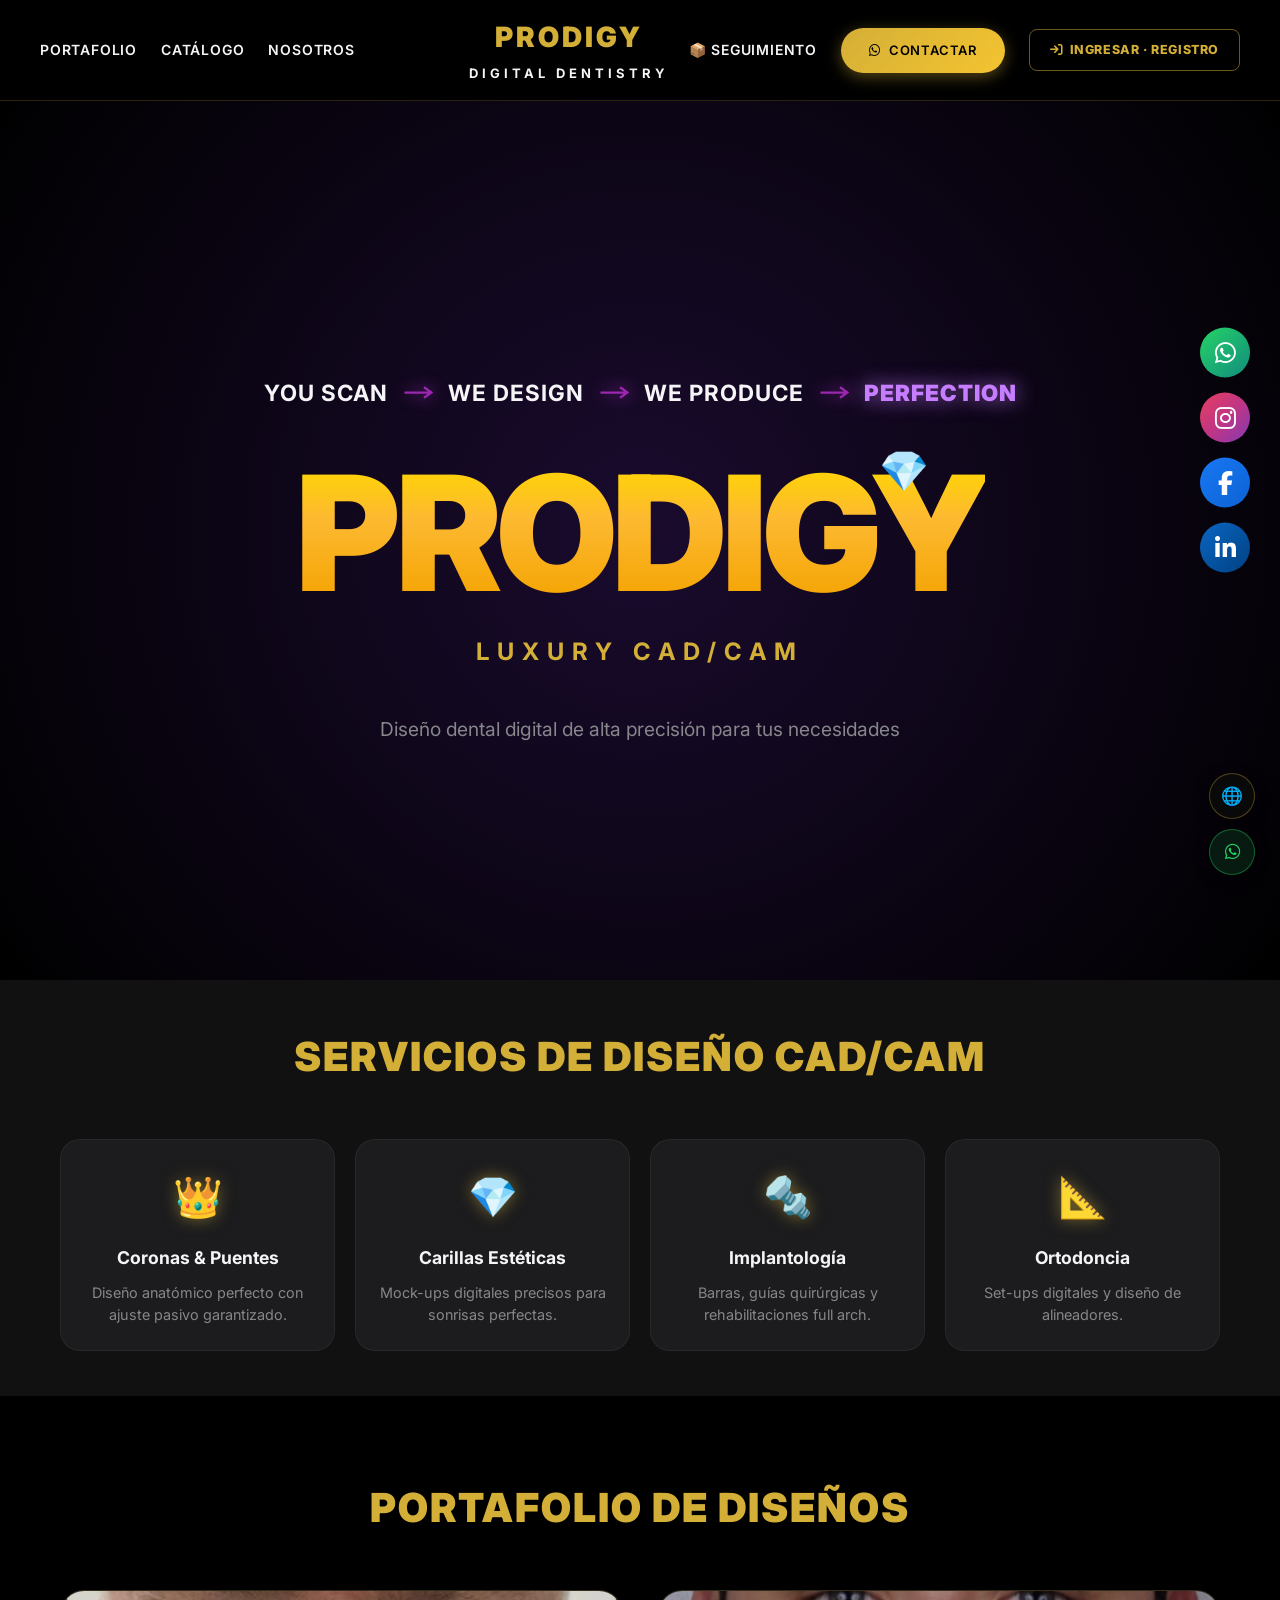
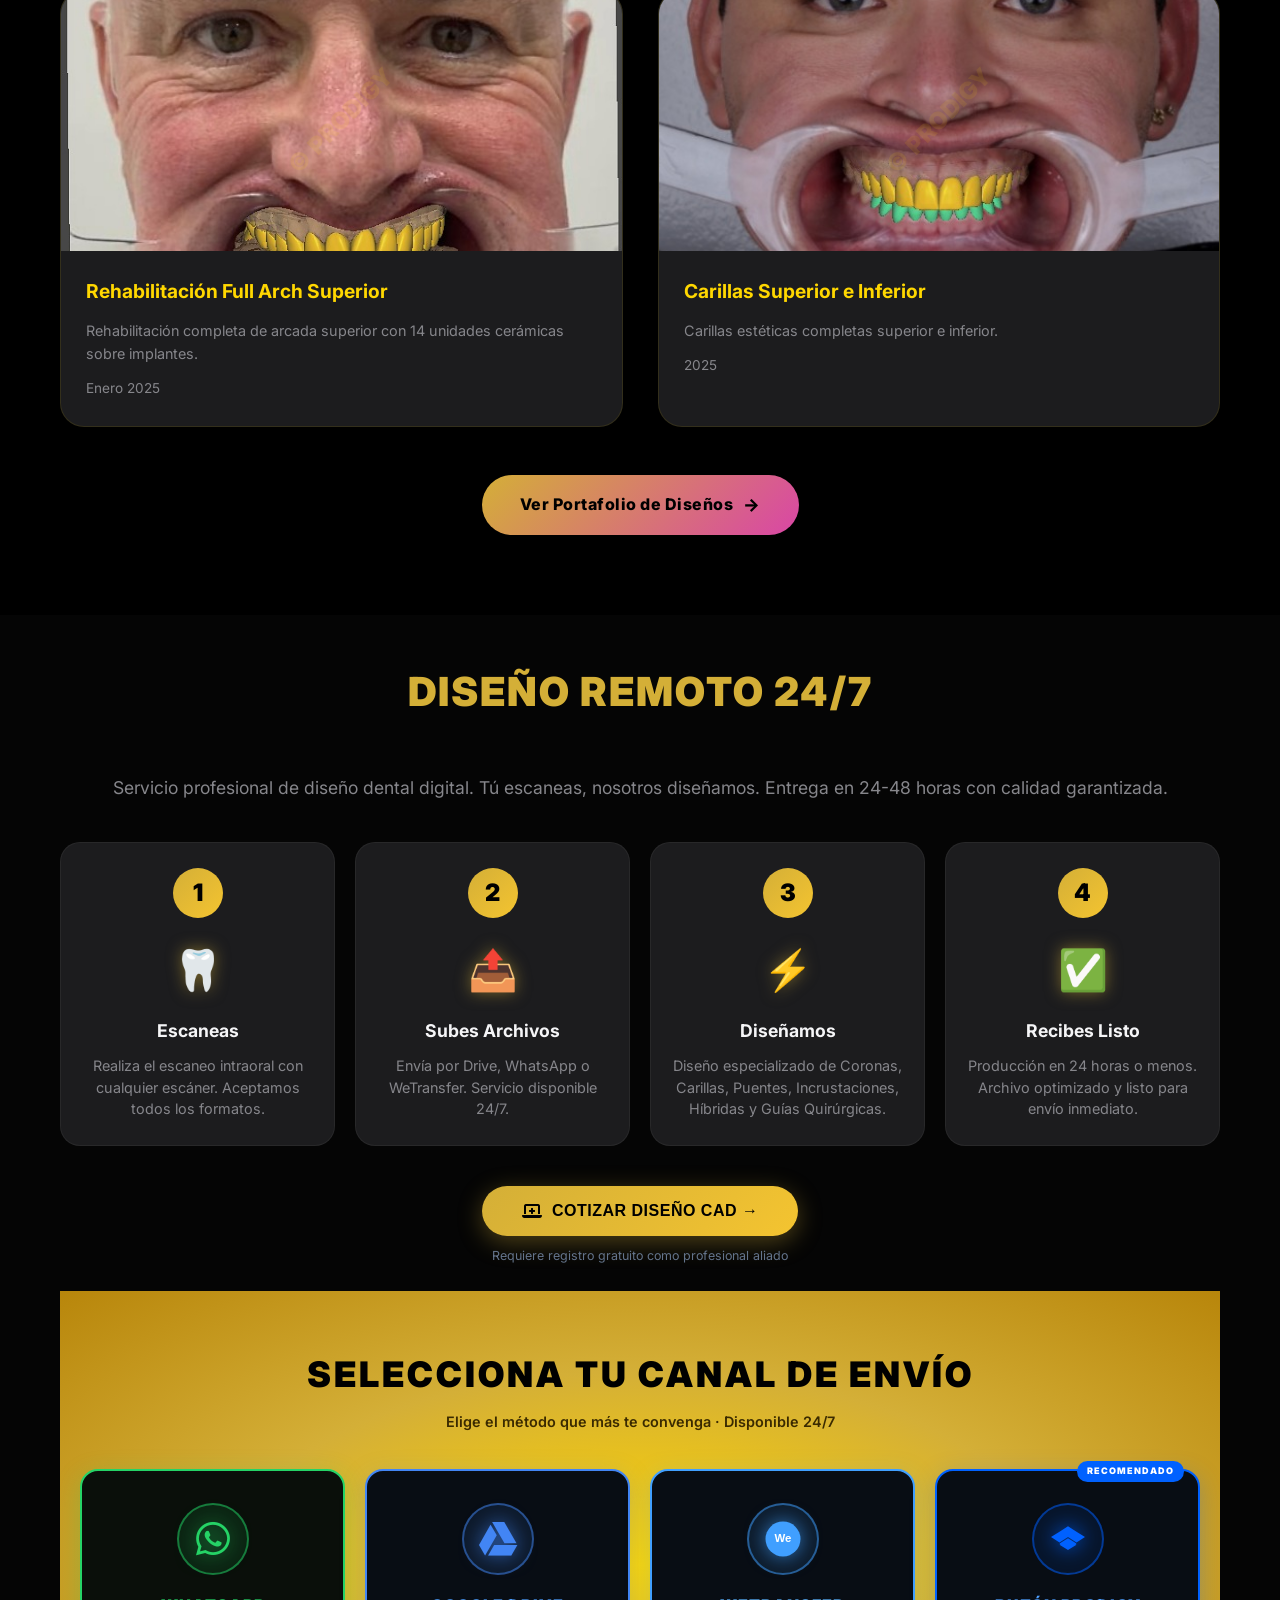
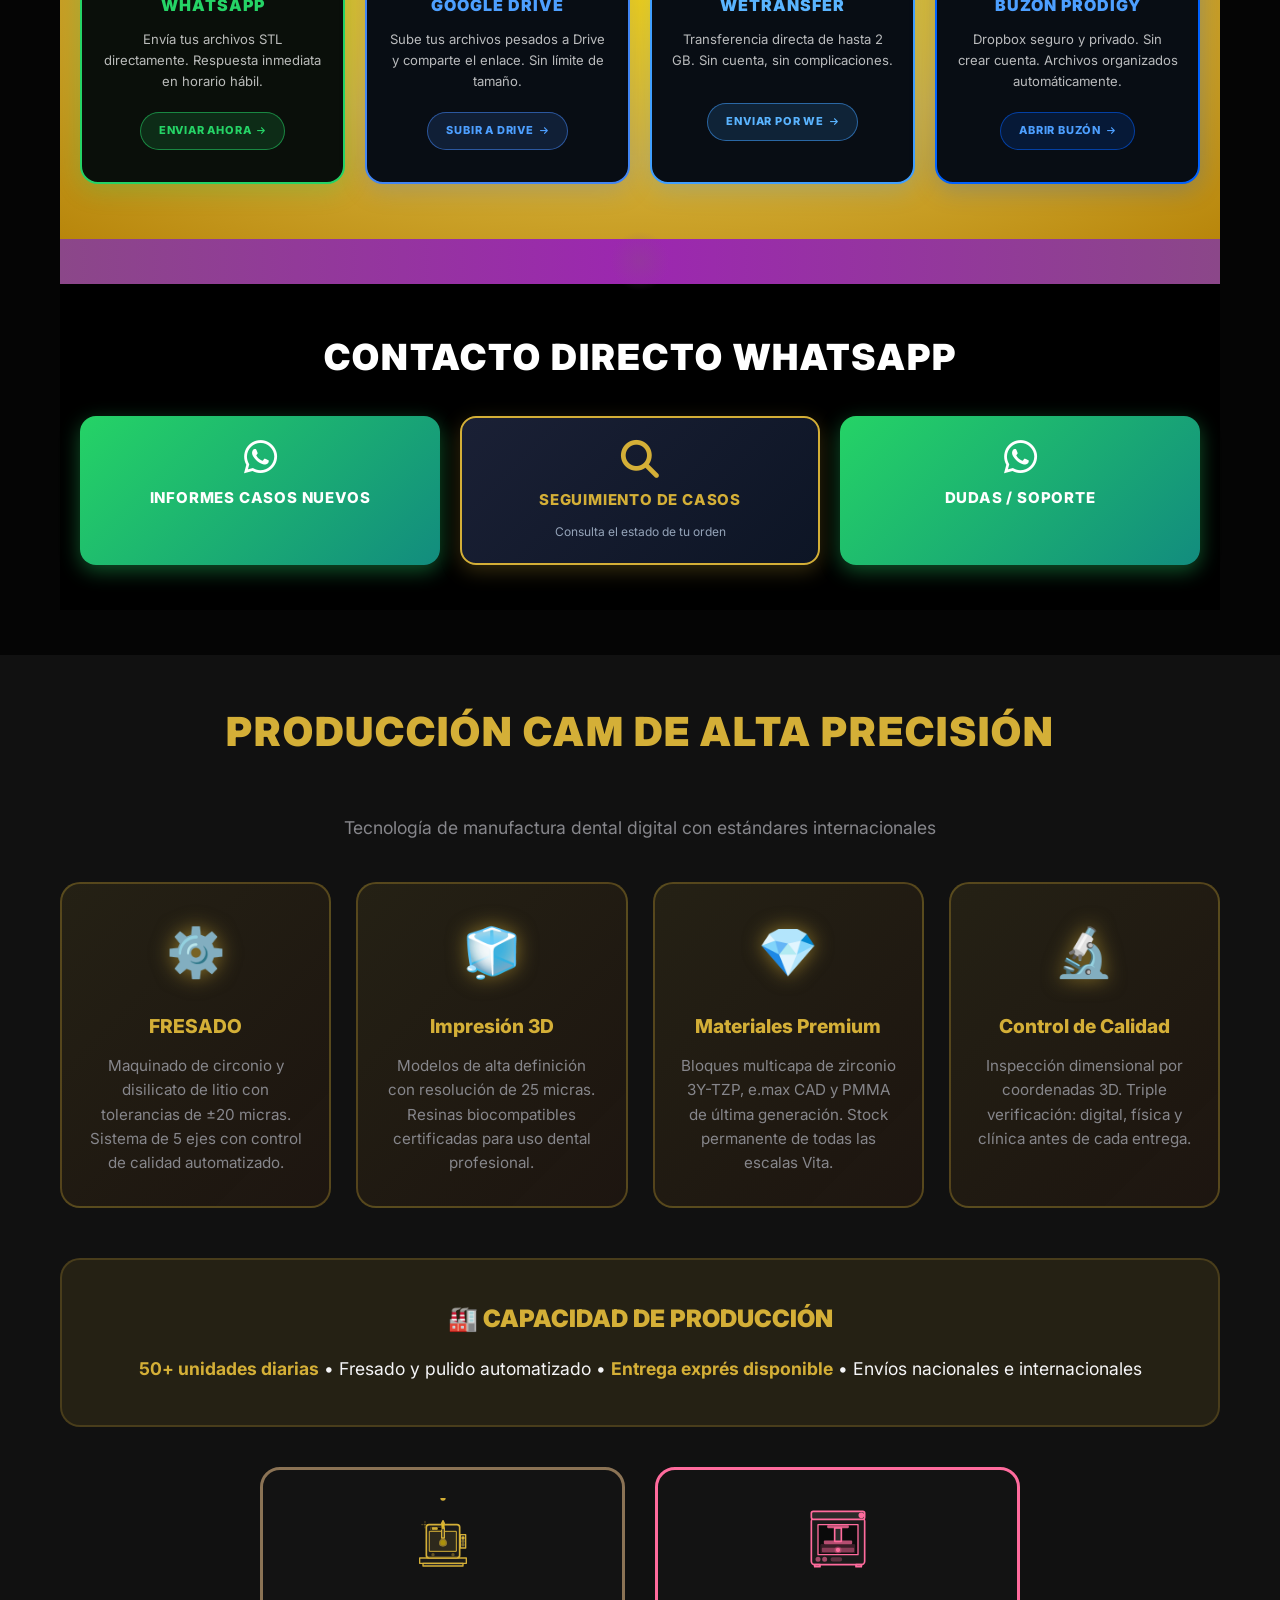
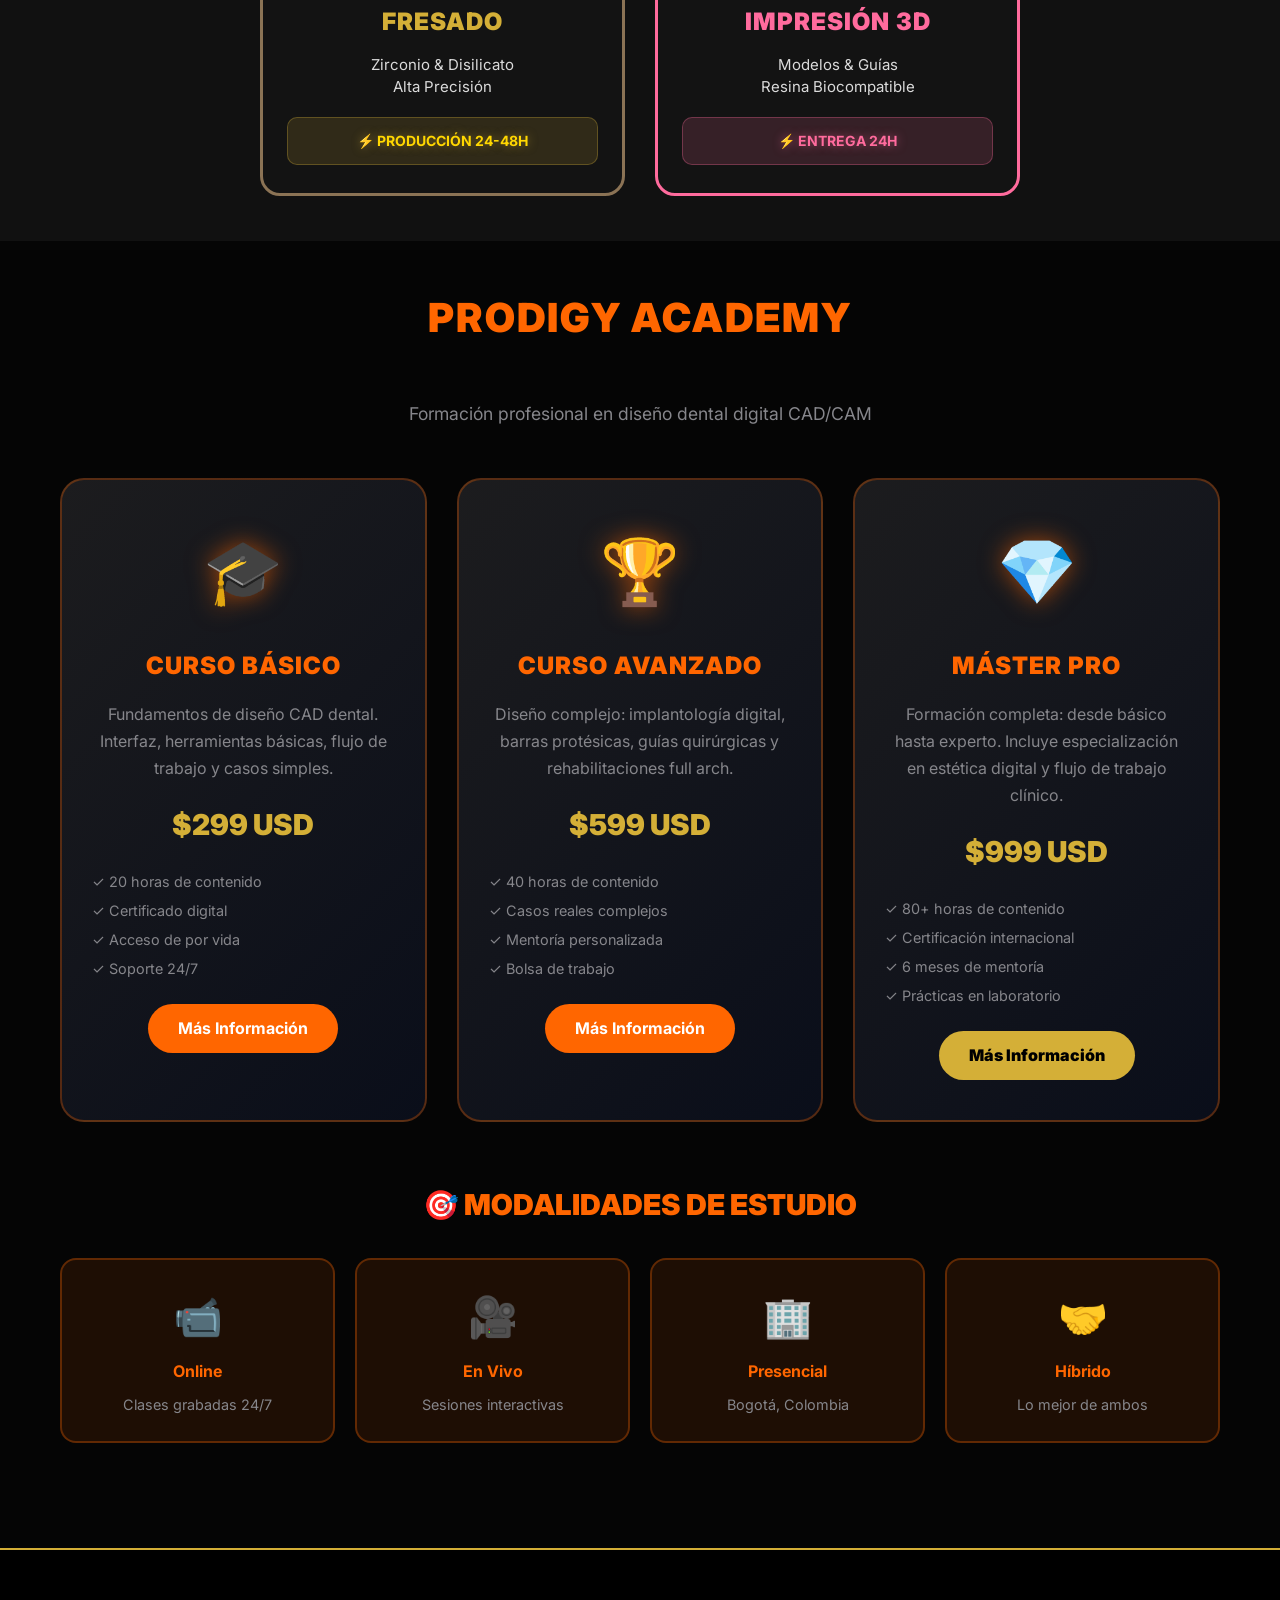
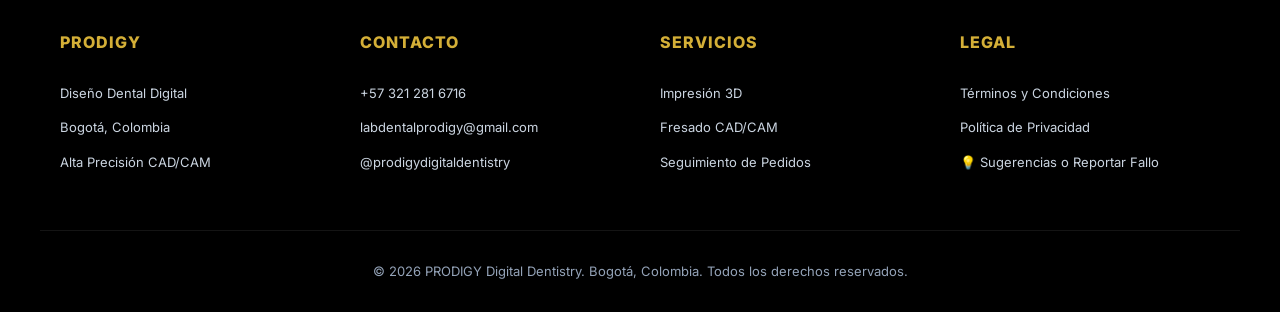
<file: index.html>
<!DOCTYPE html>
<html lang="es">
<head>
    <meta charset="UTF-8">
    <meta name="viewport" content="width=device-width, initial-scale=1.0">
    <meta name="description" content="PRODIGY Digital Dentistry — Laboratorio dental especializado en fresado CAD/CAM, impresión 3D dental y diseño Exocad/3Shape. Alta precisión. Bogotá, Colombia.">
    <meta name="theme-color" content="#0a0a0a">
    <meta name="keywords" content="Diseño dental 3D, Exocad, 3Shape, Fresado Zirconio, Impresión 3D dental, Laboratorio dental Colombia, CAD CAM dental, coronas dentales">
    <meta property="og:title" content="PRODIGY | Digital Dental Excellence">
    <meta property="og:description" content="Diseño CAD avanzado a nivel mundial y producción CAM en Colombia. Calcula tu pedido en tiempo real.">
    <meta property="og:type" content="website">
    <meta property="og:image" content="assets/prodigy-preview.jpg">
    <meta property="og:url" content="https://prodigylab.co">
    <title>PRODIGY | Digital Dental Excellence</title>
    <!-- Performance: preconnect a recursos externos críticos -->
    <link rel="preconnect" href="https://fonts.googleapis.com">
    <link rel="preconnect" href="https://fonts.gstatic.com" crossorigin>
    <link rel="preconnect" href="https://cdnjs.cloudflare.com">
    <link rel="dns-prefetch" href="https://wa.me">
    <link href="https://fonts.googleapis.com/css2?family=Inter:wght@400;700;900&display=swap" rel="stylesheet">
    <link rel="stylesheet" href="https://cdnjs.cloudflare.com/ajax/libs/font-awesome/6.5.1/css/all.min.css">
    <link rel="stylesheet" href="css/global-nav.min.css">
    <style>
        /* ============================================
           PRODIGY - CSS ARQUITECTURA "DOBLE CAJA"
           ============================================ */

        /* ========================================
           VARIABLES CSS
           ======================================== */
        :root {
            --luxury-gold: #D4AF37;
            --exocad-orange: #FF6600;
            --pro-purple: #9c27b0;
            --text-primary: #f5f5f7;
            --text-secondary: #86868b;
            --bg-dark: #050505;
            --bg-gray: #111111;
            --bg-card: #1c1c1e;
            --border-gold: rgba(212, 175, 55, 0.2);
        }

        /* ========================================
           RESET Y BASE
           ======================================== */
        * {
            margin: 0;
            padding: 0;
            box-sizing: border-box;
        }

        body {
            font-family: 'Inter', sans-serif;
            background-color: var(--bg-dark);
            color: var(--text-primary);
            line-height: 1.6;
            scroll-behavior: smooth;
            overflow-x: hidden;
        }

        /* ========================================
           NAVBAR (INTACTO - NO TOCAR)
           ======================================== */
        .navbar {
            position: fixed;
            top: 0;
            left: 0;
            right: 0;
            width: 100%;
            background: rgba(0, 0, 0, 0.95);
            backdrop-filter: blur(20px);
            z-index: 1000;
            border-bottom: 1px solid var(--border-gold);
            padding: 15px 0;
        }

        .nav-container {
            max-width: 1400px;
            margin: 0 auto;
            display: grid;
            grid-template-columns: 1fr auto 1fr;
            align-items: center;
            padding: 0 40px;
            gap: 20px;
        }
        
        .nav-left, .nav-right {
            display: flex;
            gap: 24px;
            flex-wrap: nowrap;
        }

        .nav-left {
            justify-content: flex-start;
        }

        .nav-right {
            justify-content: flex-end;
            align-items: center;
        }

        .nav-left a, .nav-right a {
            color: var(--text-primary);
            text-decoration: none;
            font-size: 14px;
            font-weight: 600;
            text-transform: uppercase;
            letter-spacing: 0.8px;
            white-space: nowrap;
            transition: color 0.3s;
        }

        .nav-left a:hover, .nav-right a:hover {
            color: var(--luxury-gold);
        }

        .nav-logo-box {
            text-decoration: none;
            text-align: center;
        }

        .nav-logo-box h1 {
            font-size: 28px;
            font-weight: 900;
            letter-spacing: 3px;
            margin: 0;
            color: var(--luxury-gold);
        }

        .nav-logo-box span {
            font-size: 13px;
            font-weight: 700;
            letter-spacing: 4px;
            color: var(--text-primary);
            text-transform: uppercase;
        }

        .nav-contact-btn {
            background: linear-gradient(135deg, #D4AF37 0%, #F4C430 100%);
            color: #000 !important;
            padding: 12px 28px;
            border-radius: 50px;
            font-size: 13px !important;
            font-weight: 700;
            box-shadow: 0 4px 15px rgba(212, 175, 55, 0.4);
            display: inline-flex;
            align-items: center;
            gap: 8px;
        }

        /* ========================================
           REDES SOCIALES FLOTANTES
           ======================================== */
        .social-floating {
            position: fixed;
            right: 30px;
            top: 50%;
            transform: translateY(-50%);
            display: flex;
            flex-direction: column;
            gap: 15px;
            z-index: 999;
        }

        .social-icon {
            width: 50px;
            height: 50px;
            border-radius: 50%;
            display: flex;
            align-items: center;
            justify-content: center;
            cursor: pointer;
            transition: transform 0.3s;
            text-decoration: none;
        }

        .social-icon i {
            font-size: 24px;
            color: #fff;
        }

        .social-icon:hover {
            transform: scale(1.1);
        }

        .social-whatsapp { background: linear-gradient(135deg, #25D366 0%, #128C7E 100%); }
        .social-instagram { background: linear-gradient(135deg, #E4405F 0%, #C13584 50%, #833AB4 100%); }
        .social-facebook { background: linear-gradient(135deg, #1877F2 0%, #0C63D4 100%); }
        .social-linkedin { background: linear-gradient(135deg, #0A66C2 0%, #004182 100%); }

        /* ========================================
           HERO SECTION (INTACTO - NO TOCAR)
           ======================================== */
        .hero {
            min-height: 100vh;
            display: flex;
            flex-direction: column;
            justify-content: center;
            align-items: center;
            text-align: center;
            background: radial-gradient(circle at center, #1a0b2e 0%, #000000 100%);
            padding: 120px 20px 60px;
            gap: 20px;
        }

        .hero-workflow {
            display: flex;
            align-items: center;
            justify-content: center;
            gap: 15px;
            flex-wrap: wrap;
            margin-bottom: 30px;
        }

        .wf-text {
            font-size: 1.4rem;
            font-weight: 700;
            color: var(--text-primary);
            text-transform: uppercase;
            letter-spacing: 1px;
        }

        .wf-perfection {
            color: #C77DFF;
            font-weight: 900;
            text-shadow: 0 0 20px rgba(199, 125, 255, 0.8);
        }

        .wf-arrow {
            width: 30px;
            height: 15px;
            filter: drop-shadow(0 0 8px #9C27B0);
        }

        .hero-title-container {
            position: relative;
            display: inline-block;
        }

        .hero-title-main {
            font-size: clamp(5rem, 13vw, 10rem);
            font-weight: 900;
            line-height: 0.9;
            margin: 0;
            background: linear-gradient(to bottom, #FFD700 0%, #FDB931 40%, #F4A300 100%);
            -webkit-background-clip: text;
            background-clip: text;
            color: transparent;
            letter-spacing: -4px;
        }

        .diamond-in-y {
            position: absolute;
            right: 8%;
            top: -15%;
            font-size: 2.5rem;
            animation: floatDiamond 3s ease-in-out infinite;
        }

        @keyframes floatDiamond {
            0%, 100% { transform: translateY(0) rotate(-5deg); }
            50% { transform: translateY(-8px) rotate(5deg); }
        }

        .hero-subtitle {
            font-size: 1.5rem;
            font-weight: 700;
            letter-spacing: 8px;
            color: var(--luxury-gold);
            text-transform: uppercase;
            margin: 8px 0;
        }

        .hero-desc {
            color: var(--text-secondary);
            font-size: 1.2rem;
            margin-top: 15px;
            max-width: 700px;
        }

        /* ============================================
           ARQUITECTURA "DOBLE CAJA" PARA SECCIONES
           ============================================ */

        /* CAPA 1: SECTION (Color de fondo full-width) */
        section {
            width: 100%;
            padding: 80px 0;
        }

        /* CAPA 2: CONTAINER (Contenido centrado con márgenes) */
        .container {
            max-width: 1200px;
            margin: 0 auto;
            padding: 0 20px;
        }

        /* ========================================
           RITMO VISUAL - COLORES ALTERNOS
           ======================================== */
        
        /* Negro Puro */
        #portfolio {
            background: #000000;
        }

        /* ========================================
           JERARQUÍA DE TÍTULOS
           ======================================== */
        .section-header {
            text-align: center;
            font-size: 2.5rem;
            font-weight: 900;
            color: var(--luxury-gold);
            text-transform: uppercase;
            letter-spacing: 2px;
            margin-bottom: 50px;
        }

        .section-subtitle {
            text-align: center;
            color: var(--text-secondary);
            font-size: 1.1rem;
            margin-bottom: 40px;
        }

        /* ========================================
           PORTAFOLIO
           ======================================== */
        .portfolio-grid {
            display: grid;
            grid-template-columns: repeat(auto-fit, minmax(320px, 1fr));
            gap: 35px;
            margin-top: 50px;
        }

        .portfolio-card {
            background: var(--bg-card);
            border-radius: 24px;
            overflow: hidden;
            border: 1px solid rgba(255, 215, 0, 0.1);
            transition: all 0.4s;
            cursor: pointer;
        }

        .portfolio-card:hover {
            transform: translateY(-12px);
            border-color: #FFD700;
            box-shadow: 0 20px 50px rgba(212, 175, 55, 0.3);
        }

        .image-wrapper {
            position: relative;
            width: 100%;
            height: 260px;
            overflow: hidden;
            background: linear-gradient(135deg, #0a0a0a, #1a1a1a);
        }

        .image-wrapper img {
            width: 100%;
            height: 100%;
            object-fit: cover;
            transition: transform 0.6s ease;
        }

        .portfolio-card:hover .image-wrapper img {
            transform: scale(1.08);
        }

        .watermark {
            position: absolute;
            top: 50%;
            left: 50%;
            transform: translate(-50%, -50%) rotate(-45deg);
            color: rgba(255, 215, 0, 0.1);
            font-size: 1.5rem;
            font-weight: 900;
            pointer-events: none;
        }

        .card-info {
            padding: 25px;
        }

        .card-info h3 {
            font-size: 1.2rem;
            font-weight: 700;
            color: #FFD700;
            margin-bottom: 12px;
        }

        .card-info p {
            color: var(--text-secondary);
            font-size: 0.9rem;
            margin-bottom: 10px;
        }

        .card-date {
            color: var(--text-secondary);
            font-size: 0.85rem;
        }

        /* ========================================
           GRIDS DE SERVICIOS (COMPACTOS)
           ======================================== */
        .steps-grid {
            display: grid;
            grid-template-columns: repeat(auto-fit, minmax(200px, 1fr));
            gap: 20px;
            margin-top: 40px;
        }

        .step-card {
            background: var(--bg-card);
            border-radius: 20px;
            padding: 25px 20px;
            text-align: center;
            border: 1px solid rgba(255, 255, 255, 0.05);
            transition: all 0.3s;
            cursor: pointer;
        }

        .step-card:hover {
            transform: translateY(-8px);
            border-color: var(--luxury-gold);
            box-shadow: 0 10px 30px rgba(212, 175, 55, 0.3);
        }

        .step-icon {
            font-size: 2.5rem;
            margin-bottom: 15px;
            display: block;
            filter: drop-shadow(0 0 8px rgba(212, 175, 55, 0.5));
        }

        .step-card h3 {
            font-size: 1.1rem;
            font-weight: 700;
            margin-bottom: 10px;
            color: var(--text-primary);
        }

        .step-card p {
            color: var(--text-secondary);
            line-height: 1.5;
            font-size: 0.9rem;
        }

        /* ========================================
           PRODUCCIÓN CAM
           ======================================== */
        .production-grid {
            display: grid;
            grid-template-columns: repeat(auto-fit, minmax(220px, 1fr));
            gap: 25px;
            margin-top: 40px;
        }

        .production-card {
            background: linear-gradient(135deg, rgba(212,175,55,0.1), rgba(255,102,0,0.05));
            border: 2px solid rgba(212, 175, 55, 0.3);
            border-radius: 20px;
            padding: 30px 25px;
            text-align: center;
            transition: all 0.3s;
        }

        .production-card:hover {
            transform: translateY(-8px);
            border-color: var(--luxury-gold);
            box-shadow: 0 15px 35px rgba(212, 175, 55, 0.4);
        }

        .production-icon {
            font-size: 3rem;
            margin-bottom: 20px;
            filter: drop-shadow(0 0 10px rgba(212, 175, 55, 0.6));
        }

        .production-card h3 {
            color: var(--luxury-gold);
            font-size: 1.2rem;
            font-weight: 800;
            margin-bottom: 12px;
        }

        .production-card p {
            color: var(--text-secondary);
            font-size: 0.95rem;
            line-height: 1.6;
        }

        /* ========================================
           ACADEMY
           ======================================== */
        .academy-grid {
            display: grid;
            grid-template-columns: repeat(auto-fit, minmax(280px, 1fr));
            gap: 30px;
            margin-top: 50px;
        }

        .course-card {
            background: linear-gradient(135deg, #1c1c1e 0%, #0a0e1a 100%);
            border: 2px solid rgba(255, 102, 0, 0.3);
            border-radius: 24px;
            padding: 40px 30px;
            text-align: center;
            transition: all 0.3s;
            position: relative;
            overflow: hidden;
        }

        .course-card::before {
            content: '';
            position: absolute;
            top: 0;
            left: 0;
            right: 0;
            height: 4px;
            background: linear-gradient(90deg, #D4AF37, #FF6600, #D4AF37);
            opacity: 0;
            transition: opacity 0.3s;
        }

        .course-card:hover::before {
            opacity: 1;
        }

        .course-card:hover {
            transform: translateY(-10px);
            border-color: var(--exocad-orange);
            box-shadow: 0 20px 40px rgba(255, 102, 0, 0.4);
        }

        .course-icon {
            font-size: 4rem;
            margin-bottom: 25px;
            filter: drop-shadow(0 0 12px rgba(255, 102, 0, 0.6));
        }

        .course-card h3 {
            color: var(--exocad-orange);
            font-size: 1.5rem;
            font-weight: 900;
            margin-bottom: 15px;
            text-transform: uppercase;
            letter-spacing: 1px;
        }

        .course-card p {
            color: var(--text-secondary);
            line-height: 1.7;
            font-size: 1rem;
            margin-bottom: 20px;
        }

        .course-price {
            color: var(--luxury-gold);
            font-size: 1.8rem;
            font-weight: 900;
            margin: 20px 0;
        }

        /* ========================================
           BOTONES DE WHATSAPP PERSONALIZADOS
           ======================================== */
        .whatsapp-buttons {
            display: grid;
            grid-template-columns: repeat(auto-fit, minmax(250px, 1fr));
            gap: 20px;
            margin-top: 40px;
        }

        .whatsapp-btn {
            background: linear-gradient(135deg, #25D366 0%, #128C7E 100%);
            color: #fff;
            padding: 20px 30px;
            border-radius: 16px;
            text-decoration: none;
            font-weight: 700;
            font-size: 1rem;
            display: flex;
            align-items: center;
            justify-content: center;
            gap: 12px;
            transition: all 0.3s;
            border: 2px solid transparent;
        }

        .whatsapp-btn:hover {
            transform: translateY(-5px);
            box-shadow: 0 10px 30px rgba(37, 211, 102, 0.5);
            border-color: #25D366;
        }

        .whatsapp-btn i {
            font-size: 1.5rem;
        }

        /* ========================================
           BOTONES
           ======================================== */
        .method-btn {
            padding: 14px 35px;
            border-radius: 50px;
            text-decoration: none;
            display: inline-block;
            font-weight: 700;
            color: white;
            transition: all 0.3s;
            margin-top: 20px;
            font-size: 14px;
            text-transform: uppercase;
            letter-spacing: 1px;
        }

        .method-btn:hover {
            transform: scale(1.08);
        }

        .btn-gold {
            background: linear-gradient(135deg, #D4AF37 0%, #F4C430 100%);
            color: #000 !important;
        }

        .btn-blue { background: #2196f3; }
        .btn-purple { background: var(--pro-purple); }

        .btn {
            padding: 18px 50px;
            border-radius: 50px;
            text-decoration: none;
            font-weight: 900;
            margin: 15px;
            display: inline-block;
            transition: all 0.3s;
            cursor: pointer;
            border: none;
            font-size: 16px;
            text-transform: uppercase;
        }

        .btn-orange {
            background: var(--exocad-orange);
            color: white;
        }

        .alert-box {
            background: linear-gradient(135deg, rgba(212,175,55,0.12), rgba(255,102,0,0.08));
            border-left: 5px solid var(--luxury-gold);
            padding: 40px;
            border-radius: 20px;
            margin-top: 60px;
            text-align: center;
        }

        .alert-box h3 {
            color: var(--luxury-gold);
            margin-bottom: 20px;
            font-size: 24px;
            font-weight: 800;
        }

        .alert-box p {
            color: var(--text-secondary);
            margin-bottom: 30px;
            font-size: 16px;
        }

        /* ============================================
           FOOTER - REPARADO CON GRID
           ============================================ */
        .footer {
            background: #000000;
            width: 100%;
            padding: 80px 0 30px;
            border-top: 2px solid var(--luxury-gold);
        }

        .footer-grid {
            display: grid;
            grid-template-columns: repeat(auto-fit, minmax(250px, 1fr));
            gap: 40px;
            text-align: left;
            max-width: 1200px;
            margin: 0 auto 50px;
            padding: 0 20px;
        }

        .footer-col h4 {
            color: var(--luxury-gold);
            font-size: 18px;
            font-weight: 800;
            text-transform: uppercase;
            margin-bottom: 20px;
            letter-spacing: 1px;
        }

        .footer-col ul {
            list-style: none;
            padding: 0;
            margin: 0;
        }

        .footer-col li {
            padding: 8px 0;
            color: var(--text-secondary);
            font-size: 14px;
        }

        .footer-col a {
            color: var(--text-secondary);
            text-decoration: none;
            transition: color 0.3s;
        }

        .footer-col a:hover {
            color: var(--luxury-gold);
        }

        .footer-copyright {
            text-align: center;
            color: var(--text-secondary);
            font-size: 14px;
            padding-top: 30px;
            border-top: 1px solid rgba(255, 255, 255, 0.08);
            max-width: 1200px;
            margin: 0 auto;
            padding-left: 20px;
            padding-right: 20px;
        }

        /* ========================================
           RESPONSIVE
           ======================================== */
        /* HAMBURGUESA MOBILE */
        .hamburger-btn {
            display: none;
            background: none; border: none; cursor: pointer;
            padding: 6px; color: #D4AF37; font-size: 1.4rem;
        }
        .mobile-nav {
            display: none;
            position: fixed; top: 66px; left: 0; right: 0;
            background: rgba(0,0,0,0.97); backdrop-filter: blur(20px);
            border-bottom: 1px solid rgba(212,175,55,0.2);
            padding: 20px 30px; z-index: 999;
            flex-direction: column; gap: 14px;
        }
        .mobile-nav.open { display: flex; }
        .mobile-nav a {
            color: #f5f5f7; text-decoration: none; font-size: 1rem;
            font-weight: 700; text-transform: uppercase; letter-spacing: 1px;
            padding: 10px 0; border-bottom: 1px solid rgba(255,255,255,0.07);
        }
        .mobile-nav a:hover { color: #D4AF37; }
        .mobile-nav a:last-child { border-bottom: none; }

        /* FLOTANTES BOTTOM-RIGHT */
        .ux-floaters {
            position: fixed; bottom: 25px; right: 25px;
            display: flex; flex-direction: column; gap: 10px;
            z-index: 998;
        }
        .ux-btn {
            width: 46px; height: 46px;
            background: rgba(10,10,10,0.92); border: 1px solid rgba(212,175,55,0.35);
            border-radius: 50%; display: flex; align-items: center; justify-content: center;
            cursor: pointer; transition: all 0.25s; color: #D4AF37;
            font-size: 1.1rem; text-decoration: none;
            box-shadow: 0 4px 15px rgba(0,0,0,0.4);
        }
        .ux-btn:hover { border-color: #D4AF37; background: rgba(212,175,55,0.12); transform: scale(1.1); }
        #scroll-top-btn { opacity: 0; pointer-events: none; transition: opacity 0.3s; }
        #scroll-top-btn.visible { opacity: 1; pointer-events: all; }

        /* GOOGLE TRANSLATE - ocultar widget nativo, solo mostrar ícono */
        .goog-te-gadget { display: none !important; }
        .goog-te-banner-frame { display: none !important; }
        body { top: 0 !important; }

        @media (max-width: 768px) {
            .nav-left, .nav-right { display: none; }
            .hamburger-btn { display: block; }
            .nav-container {
                grid-template-columns: auto 1fr auto;
                padding: 0 16px;
                gap: 10px;
            }

            .container {
                padding: 0 15px;
            }

            section {
                padding: 60px 0;
            }

            .section-header {
                font-size: 2rem;
                margin-bottom: 40px;
            }

            .hero-title-main {
                font-size: 4rem;
            }

            .portfolio-grid,
            .steps-grid {
                grid-template-columns: 1fr;
            }

            .footer-grid {
                grid-template-columns: 1fr;
                gap: 30px;
            }
        }
    </style>
</head>
<body style="padding-top: 80px;">
<style>
.navbar {
    position: fixed;
    top: 0;
    left: 0;
    right: 0;
    width: 100%;
    background: rgba(0, 0, 0, 0.95);
    backdrop-filter: blur(20px);
    z-index: 1000;
    border-bottom: 1px solid rgba(212, 175, 55, 0.2);
    padding: 15px 0;
}
.nav-container {
    max-width: 1400px;
    margin: 0 auto;
    display: grid;
    grid-template-columns: 1fr auto 1fr;
    align-items: center;
    padding: 0 40px;
    gap: 20px;
}
.nav-left, .nav-right { display: flex; gap: 24px; flex-wrap: nowrap; }
.nav-left { justify-content: flex-start; }
.nav-right { justify-content: flex-end; align-items: center; }
.nav-left a, .nav-right a {
    color: #f5f5f7;
    text-decoration: none;
    font-size: 14px;
    font-weight: 600;
    text-transform: uppercase;
    letter-spacing: 0.8px;
    white-space: nowrap;
    transition: color 0.3s;
}
.nav-left a:hover, .nav-right a:hover { color: #D4AF37; }
.nav-logo-box { text-decoration: none; text-align: center; }
.nav-logo-box h1 {
    font-size: 28px;
    font-weight: 900;
    letter-spacing: 3px;
    margin: 0;
    color: #D4AF37;
}
.nav-logo-box span {
    font-size: 13px;
    font-weight: 700;
    letter-spacing: 4px;
    color: #f5f5f7;
    text-transform: uppercase;
}
.nav-contact-btn {
    background: linear-gradient(135deg, #D4AF37 0%, #F4C430 100%);
    color: #000 !important;
    padding: 12px 28px;
    border-radius: 50px;
    font-size: 13px !important;
    font-weight: 700;
    box-shadow: 0 4px 15px rgba(212, 175, 55, 0.4);
    display: inline-flex;
    align-items: center;
    gap: 8px;
}
</style>
<link rel="stylesheet" href="https://cdnjs.cloudflare.com/ajax/libs/font-awesome/6.5.1/css/all.min.css">

    <!-- MENÚ MÓVIL DESLIZABLE -->
    <div class="mobile-nav" id="mobile-nav">
        <a href="index.html#portfolio">Portafolio</a>
        <a href="catalogo.html">Catálogo</a>
        <a href="index.html#servicios">Nosotros</a>
        <a href="seguimiento-caso.html">📦 Seguimiento</a>
        <a href="https://wa.me/573212816716" target="_blank"><i class="fab fa-whatsapp"></i> Contactar</a>
        <a href="app/login.html" style="color:#D4AF37;"><i class="fas fa-arrow-right-to-bracket"></i> Ingresar · Registro</a>
    </div>

    <nav class="navbar">
        <div class="nav-container">
            <!-- HAMBURGUESA (solo mobile) -->
            <button class="hamburger-btn" id="hamburger-btn" onclick="toggleMobileMenu()" title="Menú">
                <i class="fas fa-bars" id="hamburger-icon"></i>
            </button>

            <!-- IZQUIERDA -->
            <div class="nav-left">
                <a href="index.html#portfolio">PORTAFOLIO</a>
                <a href="catalogo.html">CATÁLOGO</a>
                <a href="index.html#servicios">NOSOTROS</a>
            </div>

            <!-- CENTRO — Logo PRODIGY (eje de simetría) -->
            <a href="index.html" class="nav-logo-box">
                <h1>PRODIGY</h1>
                <span>DIGITAL DENTISTRY</span>
            </a>

            <!-- DERECHA -->
            <div class="nav-right">
                <a href="seguimiento-caso.html">📦 SEGUIMIENTO</a>
                <a href="https://wa.me/573212816716" class="nav-contact-btn" target="_blank">
                    <i class="fab fa-whatsapp"></i> CONTACTAR
                </a>
                <a href="app/login.html" class="nav-access-btn" style="display:inline-flex;align-items:center;gap:7px;padding:10px 20px;background:transparent;border:1.5px solid rgba(212,175,55,0.5);color:#D4AF37;border-radius:8px;font-size:0.78rem;font-weight:800;text-decoration:none;letter-spacing:0.6px;transition:all 0.25s;white-space:nowrap;" onmouseover="this.style.background='rgba(212,175,55,0.12)';this.style.borderColor='#D4AF37'" onmouseout="this.style.background='transparent';this.style.borderColor='rgba(212,175,55,0.5)'">
                    <i class="fas fa-arrow-right-to-bracket"></i> INGRESAR · REGISTRO
                </a>
            </div>
        </div>
    </nav>

    <!-- REDES SOCIALES FLOTANTES -->
    <div class="social-floating">
        <a href="https://wa.me/573212816716" class="social-icon social-whatsapp" target="_blank">
            <i class="fab fa-whatsapp"></i>
        </a>
        <a href="https://instagram.com/prodigy_dental" class="social-icon social-instagram" target="_blank">
            <i class="fab fa-instagram"></i>
        </a>
        <a href="https://facebook.com/prodigy.dental" class="social-icon social-facebook" target="_blank">
            <i class="fab fa-facebook-f"></i>
        </a>
        <a href="https://linkedin.com/company/prodigy-dental" class="social-icon social-linkedin" target="_blank">
            <i class="fab fa-linkedin-in"></i>
        </a>
    </div>

    <!-- HERO -->
    <header class="hero">
        <div class="hero-workflow">
            <span class="wf-text">YOU SCAN</span>
            <svg class="wf-arrow" viewBox="0 0 40 20">
                <path d="M 2 10 L 35 10 M 28 3 L 38 10 L 28 17" stroke="#9C27B0" stroke-width="3" fill="none"/>
            </svg>
            
            <span class="wf-text">WE DESIGN</span>
            <svg class="wf-arrow" viewBox="0 0 40 20">
                <path d="M 2 10 L 35 10 M 28 3 L 38 10 L 28 17" stroke="#9C27B0" stroke-width="3" fill="none"/>
            </svg>
            
            <span class="wf-text">WE PRODUCE</span>
            <svg class="wf-arrow" viewBox="0 0 40 20">
                <path d="M 2 10 L 35 10 M 28 3 L 38 10 L 28 17" stroke="#9C27B0" stroke-width="3" fill="none"/>
            </svg>
            
            <span class="wf-text wf-perfection">PERFECTION</span>
        </div>

        <div class="hero-title-container">
            <h1 class="hero-title-main">PRODIGY</h1>
            <div class="diamond-in-y">💎</div>
        </div>

        <p class="hero-subtitle">LUXURY CAD/CAM</p>
        <p class="hero-desc">Diseño dental digital de alta precisión para tus necesidades</p>
    </header>

    <!-- PORTAFOLIO (Fondo Negro) -->
    <section id="servicios" style="background: var(--bg-gray); padding: 45px 0;">
        <div class="container">
            <h2 class="section-header">Servicios de Diseño CAD/CAM</h2>
            <div class="steps-grid">
                <div class="step-card">
                    <div class="step-icon">👑</div>
                    <h3>Coronas & Puentes</h3>
                    <p>Diseño anatómico perfecto con ajuste pasivo garantizado.</p>
                </div>
                <div class="step-card">
                    <div class="step-icon">💎</div>
                    <h3>Carillas Estéticas</h3>
                    <p>Mock-ups digitales precisos para sonrisas perfectas.</p>
                </div>
                <div class="step-card">
                    <div class="step-icon">🔩</div>
                    <h3>Implantología</h3>
                    <p>Barras, guías quirúrgicas y rehabilitaciones full arch.</p>
                </div>
                <div class="step-card">
                    <div class="step-icon">📐</div>
                    <h3>Ortodoncia</h3>
                    <p>Set-ups digitales y diseño de alineadores.</p>
                </div>
            </div>
        </div>
    </section>

    <section id="portfolio">
        <div class="container">
            <h2 class="section-header">PORTAFOLIO DE DISEÑOS</h2>
            <div class="portfolio-grid" id="portfolio-grid">
                <!-- JavaScript generará las tarjetas aquí -->
            </div>
            <div style="text-align:center;margin-top:48px;">
                <a href="catalogo.html" style="display:inline-flex;align-items:center;gap:10px;padding:16px 38px;background:linear-gradient(135deg,#D4AF37,#D946A6);color:#000;text-decoration:none;border-radius:50px;font-weight:800;font-size:1rem;letter-spacing:0.5px;transition:opacity 0.2s;" onmouseover="this.style.opacity='0.85'" onmouseout="this.style.opacity='1'">
                    Ver Portafolio de Diseños <span style="font-size:1.1rem;">→</span>
                </a>
            </div>
        </div>
    </section>

    <section id="workflow-247" style="background: var(--bg-dark); padding: 45px 0;">
        <div class="container">
            <h2 class="section-header">Diseño Remoto 24/7</h2>
            <p class="section-subtitle">Servicio profesional de diseño dental digital. Tú escaneas, nosotros diseñamos. Entrega en 24-48 horas con calidad garantizada.</p>
            
            <div class="steps-grid">
                <!-- PASO 1 -->
                <div class="step-card">
                    <div class="step-number" style="background: linear-gradient(135deg, #D4AF37, #F4C430); color: #000; width: 50px; height: 50px; border-radius: 50%; display: flex; align-items: center; justify-content: center; margin: 0 auto 20px; font-weight: 900; font-size: 1.5rem;">1</div>
                    <div class="step-icon">🦷</div>
                    <h3>Escaneas</h3>
                    <p>Realiza el escaneo intraoral con cualquier escáner. Aceptamos todos los formatos.</p>
                </div>

                <!-- PASO 2 -->
                <div class="step-card">
                    <div class="step-number" style="background: linear-gradient(135deg, #D4AF37, #F4C430); color: #000; width: 50px; height: 50px; border-radius: 50%; display: flex; align-items: center; justify-content: center; margin: 0 auto 20px; font-weight: 900; font-size: 1.5rem;">2</div>
                    <div class="step-icon">📤</div>
                    <h3>Subes Archivos</h3>
                    <p>Envía por Drive, WhatsApp o WeTransfer. Servicio disponible 24/7.</p>
                </div>

                <!-- PASO 3 -->
                <div class="step-card">
                    <div class="step-number" style="background: linear-gradient(135deg, #D4AF37, #F4C430); color: #000; width: 50px; height: 50px; border-radius: 50%; display: flex; align-items: center; justify-content: center; margin: 0 auto 20px; font-weight: 900; font-size: 1.5rem;">3</div>
                    <div class="step-icon">⚡</div>
                    <h3>Diseñamos</h3>
                    <p>Diseño especializado de Coronas, Carillas, Puentes, Incrustaciones, Híbridas y Guías Quirúrgicas.</p>
                </div>

                <!-- PASO 4 -->
                <div class="step-card">
                    <div class="step-number" style="background: linear-gradient(135deg, #D4AF37, #F4C430); color: #000; width: 50px; height: 50px; border-radius: 50%; display: flex; align-items: center; justify-content: center; margin: 0 auto 20px; font-weight: 900; font-size: 1.5rem;">4</div>
                    <div class="step-icon">✅</div>
                    <h3>Recibes Listo</h3>
                    <p>Producción en 24 horas o menos. Archivo optimizado y listo para envío inmediato.</p>
                </div>
            </div>

            <!-- CTA DISEÑO CAD -->
            <div style="text-align:center;margin-top:40px;">
                <button onclick="checkAuth('flujo-diseno.html')" style="display:inline-flex;align-items:center;gap:10px;padding:16px 40px;background:linear-gradient(135deg,#D4AF37,#F4C430);color:#000;border:none;border-radius:50px;font-weight:900;font-size:1rem;letter-spacing:0.5px;cursor:pointer;transition:all 0.25s;box-shadow:0 6px 25px rgba(212,175,55,0.35);" onmouseover="this.style.transform='translateY(-2px)';this.style.boxShadow='0 10px 35px rgba(212,175,55,0.5)'" onmouseout="this.style.transform='translateY(0)';this.style.boxShadow='0 6px 25px rgba(212,175,55,0.35)'">
                    <i class="fas fa-laptop-medical"></i> COTIZAR DISEÑO CAD →
                </button>
                <p style="color:#64748b;font-size:0.78rem;margin-top:10px;">Requiere registro gratuito como profesional aliado</p>
            </div>

            <!-- Call to Action -->
            <!-- ============================================
         SECCIÓN: CANALES DE ENVÍO (CAJONES ORIGINALES)
         ============================================ -->
            <section class="canales-envio-persuasive" style="background: radial-gradient(ellipse at center, #FFD700 0%, #D4AF37 50%, #B8860B 100%); padding: 55px 0; position: relative; overflow: hidden; margin: 25px 0 0 0;">

                <div class="container">
                    <h2 style="text-align: center; font-size: 2.2rem; font-weight: 900; color: #000; margin-bottom: 8px; text-transform: uppercase; letter-spacing: 3px; position: relative; z-index: 1;">
                        SELECCIONA TU CANAL DE ENVÍO
                    </h2>
                    <p style="text-align:center; color:#3a2a00; font-size:0.9rem; margin-bottom:36px; position:relative; z-index:1; font-weight:600;">Elige el método que más te convenga · Disponible 24/7</p>

                    <div class="cajones-persuasive-grid" style="display: grid; grid-template-columns: repeat(4, 1fr); gap: 20px; max-width: 1280px; margin: 0 auto; position: relative; z-index: 1;">

                        <!-- CAJÓN 1: WHATSAPP -->
                        <a href="https://wa.me/573212816716?text=Hola%20PRODIGY,%20necesito%20enviar%20archivos%20STL%20para%20un%20caso." class="cajon-persuasive cajon-whatsapp" target="_blank" rel="noopener" style="background: #0a0f0a; border: 2px solid #25D366; border-radius: 18px; padding: 32px 20px; text-align: center; text-decoration: none; color: #fff; transition: all 0.35s ease; box-shadow: 0 6px 25px rgba(37,211,102,0.25); display: block;">
                            <div style="width:72px;height:72px;margin:0 auto 18px;background:rgba(37,211,102,0.1);border-radius:50%;display:flex;align-items:center;justify-content:center;border:2px solid rgba(37,211,102,0.5);">
                                <i class="fab fa-whatsapp" style="font-size:2.4rem;color:#25D366;filter:drop-shadow(0 0 10px rgba(37,211,102,0.7));"></i>
                            </div>
                            <h3 style="font-size:1rem;font-weight:900;margin-bottom:10px;color:#25D366;text-transform:uppercase;letter-spacing:1px;">WhatsApp</h3>
                            <p style="font-size:0.82rem;color:rgba(255,255,255,0.72);line-height:1.6;margin-bottom:20px;min-height:54px;">Envía tus archivos STL directamente. Respuesta inmediata en horario hábil.</p>
                            <div style="display:inline-flex;align-items:center;gap:6px;padding:9px 18px;background:rgba(37,211,102,0.15);border:1px solid rgba(37,211,102,0.55);color:#25D366;border-radius:40px;font-size:11px;font-weight:800;text-transform:uppercase;letter-spacing:0.8px;">Enviar ahora <i class="fas fa-arrow-right" style="font-size:9px;"></i></div>
                        </a>

                        <!-- CAJÓN 2: GOOGLE DRIVE -->
                        <a href="enviar-caso.html" class="cajon-persuasive cajon-drive" style="background: #080d14; border: 2px solid #4285F4; border-radius: 18px; padding: 32px 20px; text-align: center; text-decoration: none; color: #fff; transition: all 0.35s ease; box-shadow: 0 6px 25px rgba(66,133,244,0.25); display: block;">
                            <div style="width:72px;height:72px;margin:0 auto 18px;background:rgba(66,133,244,0.1);border-radius:50%;display:flex;align-items:center;justify-content:center;border:2px solid rgba(66,133,244,0.5);">
                                <i class="fab fa-google-drive" style="font-size:2.4rem;color:#4285F4;filter:drop-shadow(0 0 10px rgba(66,133,244,0.7));"></i>
                            </div>
                            <h3 style="font-size:1rem;font-weight:900;margin-bottom:10px;color:#4d9fff;text-transform:uppercase;letter-spacing:1px;">Google Drive</h3>
                            <p style="font-size:0.82rem;color:rgba(255,255,255,0.72);line-height:1.6;margin-bottom:20px;min-height:54px;">Sube tus archivos pesados a Drive y comparte el enlace. Sin límite de tamaño.</p>
                            <div style="display:inline-flex;align-items:center;gap:6px;padding:9px 18px;background:rgba(66,133,244,0.15);border:1px solid rgba(66,133,244,0.55);color:#4d9fff;border-radius:40px;font-size:11px;font-weight:800;text-transform:uppercase;letter-spacing:0.8px;">Subir a Drive <i class="fas fa-arrow-right" style="font-size:9px;"></i></div>
                        </a>

                        <!-- CAJÓN 3: WETRANSFER -->
                        <a href="enviar-caso-wetransfer.html" class="cajon-persuasive cajon-wetransfer" style="background: #080d14; border: 2px solid #409FFF; border-radius: 18px; padding: 32px 20px; text-align: center; text-decoration: none; color: #fff; transition: all 0.35s ease; box-shadow: 0 6px 25px rgba(64,159,255,0.25); display: block;">
                            <div style="width:72px;height:72px;margin:0 auto 18px;background:rgba(64,159,255,0.1);border-radius:50%;display:flex;align-items:center;justify-content:center;border:2px solid rgba(64,159,255,0.5);">
                                <svg width="38" height="38" viewBox="0 0 100 100" style="filter:drop-shadow(0 0 10px rgba(64,159,255,0.7));">
                                    <circle cx="50" cy="50" r="46" fill="#409FFF"/>
                                    <text x="50" y="58" text-anchor="middle" font-family="Arial,sans-serif" font-weight="900" font-size="30" fill="#fff">We</text>
                                </svg>
                            </div>
                            <h3 style="font-size:1rem;font-weight:900;margin-bottom:10px;color:#5ab4ff;text-transform:uppercase;letter-spacing:1px;">WeTransfer</h3>
                            <p style="font-size:0.82rem;color:rgba(255,255,255,0.72);line-height:1.6;margin-bottom:20px;min-height:54px;">Transferencia directa de hasta 2 GB. Sin cuenta, sin complicaciones.</p>
                            <div style="display:inline-flex;align-items:center;gap:6px;padding:9px 18px;background:rgba(64,159,255,0.15);border:1px solid rgba(64,159,255,0.55);color:#5ab4ff;border-radius:40px;font-size:11px;font-weight:800;text-transform:uppercase;letter-spacing:0.8px;">Enviar por We <i class="fas fa-arrow-right" style="font-size:9px;"></i></div>
                        </a>

                        <!-- CAJÓN 4: BUZÓN DROPBOX PRODIGY (NUEVO) -->
                        <a href="https://www.dropbox.com/request/zAQNVD0AyQyfUgOshArY" class="cajon-persuasive cajon-dropbox" target="_blank" rel="noopener" style="background: #080d14; border: 2px solid #0061ff; border-radius: 18px; padding: 32px 20px; text-align: center; text-decoration: none; color: #fff; transition: all 0.35s ease; box-shadow: 0 6px 25px rgba(0,97,255,0.25); display: block; position:relative;">
                            <div style="position:absolute;top:-10px;right:14px;background:#0061ff;color:#fff;font-size:9px;font-weight:900;padding:3px 10px;border-radius:20px;text-transform:uppercase;letter-spacing:1px;">RECOMENDADO</div>
                            <div style="width:72px;height:72px;margin:0 auto 18px;background:rgba(0,97,255,0.1);border-radius:50%;display:flex;align-items:center;justify-content:center;border:2px solid rgba(0,97,255,0.5);">
                                <svg width="34" height="29" viewBox="0 0 528 444" fill="#0061ff" style="filter:drop-shadow(0 0 10px rgba(0,97,255,0.8));"><path d="M264 18L132 101l132 83 132-83zM0 184l132 83 132-83-132-83zm396-83l-132 83 132 83 132-83zM132 285l132 83 132-83-132-83zm132 101l132-83-132-83-132 83z"/></svg>
                            </div>
                            <h3 style="font-size:1rem;font-weight:900;margin-bottom:10px;color:#4d9fff;text-transform:uppercase;letter-spacing:1px;">Buzón PRODIGY</h3>
                            <p style="font-size:0.82rem;color:rgba(255,255,255,0.72);line-height:1.6;margin-bottom:20px;min-height:54px;">Dropbox seguro y privado. Sin crear cuenta. Archivos organizados automáticamente.</p>
                            <div style="display:inline-flex;align-items:center;gap:6px;padding:9px 18px;background:rgba(0,97,255,0.15);border:1px solid rgba(0,97,255,0.55);color:#4d9fff;border-radius:40px;font-size:11px;font-weight:800;text-transform:uppercase;letter-spacing:0.8px;">Abrir Buzón <i class="fas fa-arrow-right" style="font-size:9px;"></i></div>
                        </a>

                    </div>
                </div>
            </section>

    <!-- SERVICIOS (Fondo Gris) -->
    

    <!-- WORKFLOW 24/7 (Fondo Negro) -->
    

            <!-- ============================================
                 FRANJA MORADA
                 ============================================ -->
            <div class="purple-divider" style="height: 45px; background: linear-gradient(90deg, #8B4789 0%, #9C27B0 50%, #8B4789 100%); position: relative;">
                <div style="position: absolute; top: 50%; left: 50%; transform: translate(-50%, -50%); width: 60px; height: 60px; background: radial-gradient(circle, rgba(139, 71, 137, 0.4) 0%, transparent 70%);"></div>
            </div>

            <!-- ============================================
                 BOTONES WHATSAPP (ICONOS ORIGINALES)
                 ============================================ -->
            <section style="background: #000; padding: 45px 0;">
                <div class="container">
                    <h2 style="text-align: center; font-size: 36px; font-weight: 900; color: #fff; margin-bottom: 30px; text-transform: uppercase; letter-spacing: 2px;">
                        CONTACTO DIRECTO WHATSAPP
                    </h2>

                    <div class="whatsapp-buttons-grid" style="display: grid; grid-template-columns: repeat(3, 1fr); gap: 20px; max-width: 1200px; margin: 0 auto;">

                        <!-- Informes Casos Nuevos -->
                        <a href="https://wa.me/573219581949?text=Hola%20PRODIGY,%20deseo%20información%20para%20enviar%20un%20nuevo%20caso%20de%20diseño." class="whatsapp-btn-card" target="_blank" style="background: linear-gradient(135deg, #25D366 0%, #128C7E 100%); border: none; border-radius: 16px; padding: 22px 20px; text-align: center; text-decoration: none; color: #fff; transition: all 0.3s ease; box-shadow: 0 6px 20px rgba(37, 211, 102, 0.4); display: flex; flex-direction: column; align-items: center; gap: 10px;">
                            <i class="fab fa-whatsapp" style="font-size: 38px; color: #fff;"></i>
                            <span style="font-size: 15px; font-weight: 800; text-transform: uppercase; letter-spacing: 0.8px;">Informes Casos Nuevos</span>
                        </a>

                        <!-- Seguimiento de Casos -->
                        <a href="seguimiento-caso.html" style="background: linear-gradient(135deg, #1a2035 0%, #0d1525 100%); border: 2px solid #D4AF37; border-radius: 16px; padding: 22px 20px; text-align: center; text-decoration: none; color: #fff; transition: all 0.3s ease; box-shadow: 0 6px 20px rgba(212,175,55,0.25); display: flex; flex-direction: column; align-items: center; gap: 10px;">
                            <i class="fas fa-search" style="font-size: 38px; color: #D4AF37;"></i>
                            <span style="font-size: 15px; font-weight: 800; text-transform: uppercase; letter-spacing: 0.8px; color: #D4AF37;">Seguimiento de Casos</span>
                            <span style="font-size: 12px; color: #94a3b8; font-weight: 400;">Consulta el estado de tu orden</span>
                        </a>

                        <!-- Dudas / Soporte -->
                        <a href="https://wa.me/573219581949?text=Hola%20PRODIGY,%20tengo%20una%20duda%20técnica%20sobre%20un%20diseño." class="whatsapp-btn-card" target="_blank" style="background: linear-gradient(135deg, #25D366 0%, #128C7E 100%); border: none; border-radius: 16px; padding: 22px 20px; text-align: center; text-decoration: none; color: #fff; transition: all 0.3s ease; box-shadow: 0 6px 20px rgba(37, 211, 102, 0.4); display: flex; flex-direction: column; align-items: center; gap: 10px;">
                            <i class="fab fa-whatsapp" style="font-size: 38px; color: #fff;"></i>
                            <span style="font-size: 15px; font-weight: 800; text-transform: uppercase; letter-spacing: 0.8px;">Dudas / Soporte</span>
                        </a>

                    </div>
                </div>
            </section>

            <style>
            /* Hover effects para cajones persuasivos */
            .cajon-persuasive:hover {
                transform: translateY(-10px) scale(1.02);
                box-shadow: 0 15px 45px rgba(0, 0, 0, 0.5);
            }

            .cajon-whatsapp:hover {
                border-color: #128C7E;
                box-shadow: 0 15px 45px rgba(37, 211, 102, 0.6);
            }

            .cajon-whatsapp:hover i {
                color: #128C7E;
            }

            .cajon-drive:hover {
                border-color: #5a9bfc;
                box-shadow: 0 15px 45px rgba(66, 133, 244, 0.6);
            }

            .cajon-drive:hover i {
                color: #5a9bfc;
            }

            .cajon-wetransfer:hover {
                border-color: #5ab4ff;
                box-shadow: 0 15px 45px rgba(64, 159, 255, 0.6);
            }

            .cajon-wetransfer:hover svg circle {
                fill: #5ab4ff;
            }

            .cajon-dropbox:hover {
                border-color: #3a8fff;
                box-shadow: 0 15px 45px rgba(0, 97, 255, 0.6);
            }

            .cajon-dropbox:hover svg {
                filter: drop-shadow(0 0 14px rgba(0,97,255,1)) !important;
            }

            /* Hover effects para botones WhatsApp */
            .whatsapp-btn-card:hover {
                transform: translateY(-5px);
                box-shadow: 0 10px 30px rgba(37, 211, 102, 0.6);
            }

            /* Responsive */
            @media (max-width: 1024px) {
                .cajones-persuasive-grid, .whatsapp-buttons-grid {
                    grid-template-columns: repeat(2, 1fr) !important;
                }
            }

            @media (max-width: 768px) {
                .canales-envio-persuasive {
                    padding: 35px 15px !important;
                }

                .canales-envio-persuasive h2 {
                    font-size: 32px !important;
                    margin-bottom: 20px !important;
                }

                .cajones-persuasive-grid, .whatsapp-buttons-grid {
                    grid-template-columns: 1fr !important;
                    gap: 15px !important;
                }

                .cajon-persuasive {
                    padding: 22px 18px !important;
                }

                .whatsapp-btn-card {
                    padding: 20px 18px !important;
                }
            }
            </style>
    </section>

    <!-- PRODUCCIÓN CAM (Fondo Gris) -->
    

    <!-- ACADEMY (Fondo Negro) -->
    
    <!-- FOOTER (Fondo Negro con Borde Dorado) -->
    <section id="production" style="background: var(--bg-gray); padding: 45px 0;">
        <div class="container">
            <h2 class="section-header">Producción CAM de Alta Precisión</h2>
            <p class="section-subtitle">Tecnología de manufactura dental digital con estándares internacionales</p>
            
            <div class="production-grid">
                <div class="production-card">
                    <div class="production-icon">⚙️</div>
                    <h3>FRESADO</h3>
                    <p>Maquinado de circonio y disilicato de litio con tolerancias de ±20 micras. Sistema de 5 ejes con control de calidad automatizado.</p>
                </div>

                <div class="production-card">
                    <div class="production-icon">🧊</div>
                    <h3>Impresión 3D</h3>
                    <p>Modelos de alta definición con resolución de 25 micras. Resinas biocompatibles certificadas para uso dental profesional.</p>
                </div>

                <div class="production-card">
                    <div class="production-icon">💎</div>
                    <h3>Materiales Premium</h3>
                    <p>Bloques multicapa de zirconio 3Y-TZP, e.max CAD y PMMA de última generación. Stock permanente de todas las escalas Vita.</p>
                </div>

                <div class="production-card">
                    <div class="production-icon">🔬</div>
                    <h3>Control de Calidad</h3>
                    <p>Inspección dimensional por coordenadas 3D. Triple verificación: digital, física y clínica antes de cada entrega.</p>
                </div>
            </div>

            <div style="text-align: center; margin-top: 50px; padding: 40px; background: rgba(212, 175, 55, 0.1); border-radius: 20px; border: 2px solid var(--border-gold);">
                <h3 style="color: var(--luxury-gold); font-size: 1.5rem; margin-bottom: 15px; font-weight: 900;">🏭 CAPACIDAD DE PRODUCCIÓN</h3>
                <p style="color: var(--text-primary); font-size: 1.1rem; line-height: 1.8;">
                    <strong style="color: var(--luxury-gold);">50+ unidades diarias</strong> • Fresado y pulido automatizado • 
                    <strong style="color: var(--luxury-gold);">Entrega exprés disponible</strong> • Envíos nacionales e internacionales
                </p>
            </div>
        </div>
    

    <!-- ============================================
         SECCIÓN: TARJETAS DE PRODUCCIÓN CAM
         ============================================ -->

    <div style="max-width: 800px; margin: 40px auto 0; display: grid; grid-template-columns: repeat(2, 1fr); gap: 30px; padding: 0 20px;">

        <!-- FRESADO -->
        <a href="#" onclick="checkAuth('flujo-fresado.html'); return false;" class="cajon-persuasive cajon-fresado" style="background: rgba(20, 20, 20, 0.9); backdrop-filter: blur(20px); border: 3px solid #8B7355; border-radius: 20px; padding: 28px 24px; text-align: center; text-decoration: none; color: #fff; transition: all 0.4s cubic-bezier(0.4, 0, 0.2, 1); display: block; position: relative; overflow: hidden;">
            <div style="position: relative; z-index: 2;">
                <svg viewBox="0 0 120 120" style="width: 80px; height: 80px; margin-bottom: 18px;">
    <g stroke="#D4AF37" stroke-width="2" stroke-linecap="round" stroke-linejoin="round" fill="none">
        <!-- Base/Mesa -->
        <rect x="25" y="90" width="70" height="8" fill="#1a1a1a" stroke="#D4AF37"/>
        <rect x="30" y="98" width="60" height="4" fill="#2a2a2a"/>
        
        <!-- Cuerpo principal de la máquina -->
        <rect x="35" y="40" width="50" height="50" rx="4" fill="#1a1a1a" stroke="#D4AF37" stroke-width="2.5"/>
        
        <!-- Ventana frontal (vidrio) -->
        <rect x="40" y="50" width="40" height="30" fill="rgba(212, 175, 55, 0.1)" stroke="#D4AF37" stroke-width="1.5"/>
        
        <!-- Pieza dental dentro -->
        <path d="M 55 68 Q 55 62 60 62 Q 65 62 65 68 Q 65 72 60 72 Q 55 72 55 68" fill="#FFD700" opacity="0.6"/>
        
        <!-- Eje Z vertical -->
        <rect x="58" y="45" width="4" height="15" fill="#2a2a2a" stroke="#D4AF37"/>
        
        <!-- Husillo/Fresa -->
        <circle cx="60" y="45" r="3" fill="#D4AF37"/>
        <rect x="58.5" y="38" width="3" height="7" fill="#FFD700"/>
        <path d="M 58 38 L 60 34 L 62 38" fill="#D4AF37"/>
        
        <!-- Panel de control lateral -->
        <rect x="86" y="55" width="8" height="20" fill="#2a2a2a" stroke="#D4AF37"/>
        <circle cx="90" cy="60" r="1.5" fill="#FFD700"/>
        <circle cx="90" cy="65" r="1.5" fill="#D4AF37" opacity="0.5"/>
        <circle cx="90" cy="70" r="1.5" fill="#D4AF37" opacity="0.5"/>
        
        <!-- Ejes de movimiento (indicadores) -->
        <line x1="33" y1="45" x2="33" y2="35" stroke="#D4AF37" stroke-width="1" opacity="0.6" stroke-dasharray="2,2"/>
        <line x1="28" y1="40" x2="38" y2="40" stroke="#D4AF37" stroke-width="1" opacity="0.6" stroke-dasharray="2,2"/>
        
        <!-- Display digital -->
        <rect x="42" y="44" width="16" height="4" fill="#000" stroke="#D4AF37" stroke-width="0.5"/>
        <text x="44" y="47" font-size="2.5" fill="#00FF00" font-family="monospace">88:88</text>
        
        <!-- Detalles técnicos -->
        <circle cx="45" cy="85" r="1.5" fill="#D4AF37" opacity="0.4"/>
        <circle cx="75" cy="85" r="1.5" fill="#D4AF37" opacity="0.4"/>
        
        <!-- Rieles/guías -->
        <line x1="37" y1="88" x2="83" y2="88" stroke="#D4AF37" stroke-width="1.5" opacity="0.3"/>
    </g>
</svg>
                <h3 style="font-size: 24px; font-weight: 900; margin-bottom: 12px; color: #D4AF37; text-transform: uppercase; letter-spacing: 1px;">FRESADO</h3>
                <p style="font-size: 15px; color: rgba(255, 255, 255, 0.85); line-height: 1.5; margin-bottom: 18px;">Zirconio & Disilicato<br>Alta Precisión</p>
                <div style="background: rgba(212, 175, 55, 0.15); border: 1px solid rgba(212, 175, 55, 0.3); border-radius: 10px; padding: 14px; font-size: 14px; color: #FFD700; font-weight: 700; margin-top: 10px; line-height: 1.3; text-shadow: 0 0 10px rgba(212, 175, 55, 0.5);">⚡ PRODUCCIÓN 24-48H</div>
            </div>
        </a>

        <!-- IMPRESIÓN 3D -->
        <a href="#" onclick="checkAuth('flujo-impresion.html'); return false;" class="cajon-persuasive cajon-impresion" style="background: rgba(20, 20, 20, 0.9); backdrop-filter: blur(20px); border: 3px solid #FF6B9D; border-radius: 20px; padding: 28px 24px; text-align: center; text-decoration: none; color: #fff; transition: all 0.4s cubic-bezier(0.4, 0, 0.2, 1); display: block; position: relative; overflow: hidden;">
            <div style="position: relative; z-index: 2;">
                <svg viewBox="0 0 120 120" style="width: 80px; height: 80px; margin-bottom: 18px;">
                        <g stroke="#FF6B9D" stroke-width="2.5" stroke-linecap="round" stroke-linejoin="round" fill="none">
                            <rect x="20" y="30" width="80" height="70" rx="5" fill="#1a1a1a"/>
                            <rect x="20" y="20" width="80" height="12" rx="3" fill="#2a2a2a"/>
                            <circle cx="95" cy="26" r="3" fill="#FF6B9D"/>
                            <rect x="30" y="40" width="60" height="45" fill="#0a0a0a" stroke-width="2"/>
                            <rect x="40" y="65" width="40" height="3" fill="#FF6B9D" opacity="0.7"/>
                            <rect x="55" y="45" width="10" height="20" fill="#2a2a2a"/>
                            <rect x="45" y="42" width="30" height="2" fill="#FF6B9D" opacity="0.8"/>
                            <rect x="35" y="70" width="50" height="12" fill="#FF6B9D" opacity="0.2" stroke-width="1.5"/>
                            <rect x="37" y="76" width="46" height="4" fill="#FF6B9D" opacity="0.4"/>
                            <circle cx="30" cy="92" r="2.5" fill="#FF6B9D" opacity="0.6"/>
                            <circle cx="40" cy="92" r="2.5" fill="#FF6B9D" opacity="0.6"/>
                            <rect x="50" y="90" width="15" height="4" rx="2" fill="#FF6B9D" opacity="0.3"/>
                            <circle cx="60" cy="78" r="2" fill="#FF6B9D"/>
                            <circle cx="60" cy="78" r="4" opacity="0.3"/>
                            <rect x="25" y="100" width="8" height="3" fill="#2a2a2a"/>
                            <rect x="87" y="100" width="8" height="3" fill="#2a2a2a"/>
                        </g>
                    </svg>
                <h3 style="font-size: 24px; font-weight: 900; margin-bottom: 12px; color: #FF6B9D; text-transform: uppercase; letter-spacing: 1px;">Impresión 3D</h3>
                <p style="font-size: 15px; color: rgba(255, 255, 255, 0.85); line-height: 1.5; margin-bottom: 18px;">Modelos & Guías<br>Resina Biocompatible</p>
                <div style="background: rgba(255, 107, 157, 0.15); border: 1px solid rgba(255, 107, 157, 0.3); border-radius: 10px; padding: 14px; font-size: 14px; color: #FF6B9D; font-weight: 700; margin-top: 10px; line-height: 1.3; text-shadow: 0 0 10px rgba(255, 107, 157, 0.5);">⚡ ENTREGA 24H</div>
            </div>
        </a>

    </div>

    <style>
        .cajon-fresado:hover {
            border-color: #D4AF37;
            box-shadow: 0 15px 45px rgba(212, 175, 55, 0.6);
            transform: translateY(-5px);
        }

        .cajon-impresion:hover {
            border-color: #FF6B9D;
            box-shadow: 0 15px 45px rgba(255, 107, 157, 0.6);
            transform: translateY(-5px);
        }

        @media (max-width: 768px) {
            .cajon-persuasive {
                padding: 24px 20px !important;
            }
        }
    </style>

</section>

    <section id="academy" style="background: var(--bg-dark); padding: 45px 0;">
        <div class="container">
            <h2 class="section-header" style="color: var(--exocad-orange);">PRODIGY Academy</h2>
            <p class="section-subtitle">Formación profesional en diseño dental digital CAD/CAM</p>
            
            <div class="academy-grid">
                <!-- Curso Básico -->
                <div class="course-card">
                    <div class="course-icon">🎓</div>
                    <h3>Curso Básico</h3>
                    <p>Fundamentos de diseño CAD dental. Interfaz, herramientas básicas, flujo de trabajo y casos simples.</p>
                    <div class="course-price">$299 USD</div>
                    <ul style="list-style: none; padding: 0; text-align: left; color: var(--text-secondary); font-size: 0.9rem; line-height: 2;">
                        <li>✓ 20 horas de contenido</li>
                        <li>✓ Certificado digital</li>
                        <li>✓ Acceso de por vida</li>
                        <li>✓ Soporte 24/7</li>
                    </ul>
                    <a href="https://wa.me/573212816716?text=Hola%20PRODIGY,%20quiero%20información%20sobre%20el%20Curso%20Básico%20de%20CAD." style="display: inline-block; margin-top: 20px; padding: 12px 30px; background: var(--exocad-orange); color: #fff; text-decoration: none; border-radius: 50px; font-weight: 700; transition: all 0.3s;">
                        Más Información
                    </a>
                </div>

                <!-- Curso Avanzado -->
                <div class="course-card">
                    <div class="course-icon">🏆</div>
                    <h3>Curso Avanzado</h3>
                    <p>Diseño complejo: implantología digital, barras protésicas, guías quirúrgicas y rehabilitaciones full arch.</p>
                    <div class="course-price">$599 USD</div>
                    <ul style="list-style: none; padding: 0; text-align: left; color: var(--text-secondary); font-size: 0.9rem; line-height: 2;">
                        <li>✓ 40 horas de contenido</li>
                        <li>✓ Casos reales complejos</li>
                        <li>✓ Mentoría personalizada</li>
                        <li>✓ Bolsa de trabajo</li>
                    </ul>
                    <a href="https://wa.me/573212816716?text=Hola%20PRODIGY,%20quiero%20información%20sobre%20el%20Curso%20Avanzado%20de%20CAD." style="display: inline-block; margin-top: 20px; padding: 12px 30px; background: var(--exocad-orange); color: #fff; text-decoration: none; border-radius: 50px; font-weight: 700; transition: all 0.3s;">
                        Más Información
                    </a>
                </div>

                <!-- Curso Máster -->
                <div class="course-card">
                    <div class="course-icon">💎</div>
                    <h3>Máster Pro</h3>
                    <p>Formación completa: desde básico hasta experto. Incluye especialización en estética digital y flujo de trabajo clínico.</p>
                    <div class="course-price">$999 USD</div>
                    <ul style="list-style: none; padding: 0; text-align: left; color: var(--text-secondary); font-size: 0.9rem; line-height: 2;">
                        <li>✓ 80+ horas de contenido</li>
                        <li>✓ Certificación internacional</li>
                        <li>✓ 6 meses de mentoría</li>
                        <li>✓ Prácticas en laboratorio</li>
                    </ul>
                    <a href="https://wa.me/573212816716?text=Hola%20PRODIGY,%20quiero%20información%20sobre%20el%20Máster%20Pro%20de%20CAD." style="display: inline-block; margin-top: 20px; padding: 12px 30px; background: var(--luxury-gold); color: #000; text-decoration: none; border-radius: 50px; font-weight: 900; transition: all 0.3s;">
                        Más Información
                    </a>
                </div>
            </div>

            <div style="text-align: center; margin-top: 60px;">
                <h3 style="color: var(--exocad-orange); font-size: 1.8rem; margin-bottom: 20px; font-weight: 900;">🎯 MODALIDADES DE ESTUDIO</h3>
                <div style="display: grid; grid-template-columns: repeat(auto-fit, minmax(200px, 1fr)); gap: 20px; margin-top: 30px;">
                    <div style="background: rgba(255, 102, 0, 0.1); padding: 25px; border-radius: 16px; border: 2px solid rgba(255, 102, 0, 0.3);">
                        <div style="font-size: 2.5rem; margin-bottom: 10px;">📹</div>
                        <h4 style="color: var(--exocad-orange); margin-bottom: 8px;">Online</h4>
                        <p style="color: var(--text-secondary); font-size: 0.9rem;">Clases grabadas 24/7</p>
                    </div>
                    <div style="background: rgba(255, 102, 0, 0.1); padding: 25px; border-radius: 16px; border: 2px solid rgba(255, 102, 0, 0.3);">
                        <div style="font-size: 2.5rem; margin-bottom: 10px;">🎥</div>
                        <h4 style="color: var(--exocad-orange); margin-bottom: 8px;">En Vivo</h4>
                        <p style="color: var(--text-secondary); font-size: 0.9rem;">Sesiones interactivas</p>
                    </div>
                    <div style="background: rgba(255, 102, 0, 0.1); padding: 25px; border-radius: 16px; border: 2px solid rgba(255, 102, 0, 0.3);">
                        <div style="font-size: 2.5rem; margin-bottom: 10px;">🏢</div>
                        <h4 style="color: var(--exocad-orange); margin-bottom: 8px;">Presencial</h4>
                        <p style="color: var(--text-secondary); font-size: 0.9rem;">Bogotá, Colombia</p>
                    </div>
                    <div style="background: rgba(255, 102, 0, 0.1); padding: 25px; border-radius: 16px; border: 2px solid rgba(255, 102, 0, 0.3);">
                        <div style="font-size: 2.5rem; margin-bottom: 10px;">🤝</div>
                        <h4 style="color: var(--exocad-orange); margin-bottom: 8px;">Híbrido</h4>
                        <p style="color: var(--text-secondary); font-size: 0.9rem;">Lo mejor de ambos</p>
                    </div>
                </div>
            </div>
        </div>
    </section>

    <footer class="prodigy-global-footer">
        <div class="footer-grid">
            <div class="footer-col">
                <h4>PRODIGY</h4>
                <ul>
                    <li>Diseño Dental Digital</li>
                    <li>Bogotá, Colombia</li>
                    <li>Alta Precisión CAD/CAM</li>
                </ul>
            </div>
            <div class="footer-col">
                <h4>CONTACTO</h4>
                <ul>
                    <li><a href="tel:+573212816716">+57 321 281 6716</a></li>
                    <li><a href="mailto:labdentalprodigy@gmail.com">labdentalprodigy@gmail.com</a></li>
                    <li><a href="https://instagram.com/prodigydigitaldentistry" target="_blank">@prodigydigitaldentistry</a></li>
                </ul>
            </div>
            <div class="footer-col">
                <h4>SERVICIOS</h4>
                <ul>
                    <li><a href="#" onclick="checkAuth('flujo-impresion.html'); return false;">Impresión 3D</a></li>
                    <li><a href="#" onclick="checkAuth('flujo-fresado.html'); return false;">Fresado CAD/CAM</a></li>
                    <li><a href="seguimiento-caso.html">Seguimiento de Pedidos</a></li>
                </ul>
            </div>
            <div class="footer-col">
                <h4>LEGAL</h4>
                <ul>
                    <li><a href="terminos-y-legal.html">Términos y Condiciones</a></li>
                    <li><a href="terminos-y-legal.html#privacidad">Política de Privacidad</a></li>
                    <li><a href="https://wa.me/573212816716?text=Hola%20equipo%20Prodigy.%20Tengo%20una%20sugerencia%2Freporte%20sobre%20la%20p%C3%A1gina%20web%3A" target="_blank" rel="noopener noreferrer">💡 Sugerencias o Reportar Fallo</a></li>
                </ul>
            </div>
        </div>
        <div class="footer-copyright">
            <p>© 2026 PRODIGY Digital Dentistry. Bogotá, Colombia. Todos los derechos reservados.</p>
        </div>
    </footer>

    <!-- ============================================
         FLOTANTES UX — BOTTOM RIGHT
         ============================================ -->
    <div class="ux-floaters">
        <!-- Scroll to Top -->
        <button class="ux-btn" id="scroll-top-btn" onclick="window.scrollTo({top:0,behavior:'smooth'})" title="Volver arriba">
            <i class="fas fa-arrow-up"></i>
        </button>

        <!-- Google Translate -->
        <button class="ux-btn" id="translate-btn" onclick="toggleTranslate()" title="Traducir página">
            🌐
        </button>

        <!-- WhatsApp Soporte Rápido -->
        <a href="https://wa.me/573212816716?text=Hola%20PRODIGY,%20necesito%20soporte%20rápido." class="ux-btn" target="_blank" rel="noopener" title="Soporte WhatsApp" style="background:rgba(37,211,102,0.12);border-color:rgba(37,211,102,0.4);">
            <i class="fab fa-whatsapp" style="color:#25D366;"></i>
        </a>
    </div>

    <!-- Google Translate (oculto) -->
    <div id="google_translate_element" style="position:fixed;bottom:90px;right:80px;z-index:9999;display:none;background:rgba(0,0,0,0.92);border:1px solid rgba(212,175,55,0.3);border-radius:12px;padding:10px 14px;"></div>

    <!-- SCRIPTS -->
    <script src="patients-data.js"></script>
    <script src="main.js"></script>
    
    <!-- SCRIPT DE RENDERIZADO DINÁMICO "A PRUEBA DE FALLOS" -->
    <script>
        // =============================================
        // DATOS DE RESPALDO (FALLBACK)
        // =============================================
        const FALLBACK_DATA = [
            {
                id: "patient-001",
                name: "Rehabilitación Full Arch Superior",
                code: "CASO-001",
                type: "rehabilitacion",
                date: "Enero 2025",
                description: "Rehabilitación completa de arcada superior con 14 unidades cerámicas sobre implantes.",
                coverImage: "patients/patient-001/cover.jpeg",
                exocadFile: "patients/patient-001/exocad.html",
                gallery: []
            },
            {
                id: "patient-002",
                name: "Carillas Superior e Inferior",
                code: "PATIENT-002",
                type: "estetica",
                date: "2025",
                description: "Carillas estéticas completas superior e inferior.",
                coverImage: "patients/patient-002/C.jpeg",
                exocadFile: "patients/patient-002/caso.html",
                gallery: []
            }
        ];
        
        // =============================================
        // RENDERIZADO DINÁMICO CON FALLBACK
        // =============================================
        
        document.addEventListener('DOMContentLoaded', function() {
            console.log('🎯 Iniciando renderizado de portafolio...');
            console.log('📁 Verificando carga de datos...');
            
            // Obtener el contenedor
            const portfolioGrid = document.getElementById('portfolio-grid');
            
            if (!portfolioGrid) {
                console.error('❌ CRÍTICO: No se encontró el contenedor #portfolio-grid');
                return;
            }
            
            // LÓGICA DE FALLBACK: Usar datos externos o respaldo
            let dataToUse = null;
            
            if (typeof PATIENTS_DATA !== 'undefined' && PATIENTS_DATA && PATIENTS_DATA.length > 0) {
                console.log(`✅ Datos externos cargados: ${PATIENTS_DATA.length} casos`);
                dataToUse = PATIENTS_DATA;
            } else {
                console.warn('⚠️ Datos externos no disponibles. Usando datos de respaldo...');
                dataToUse = FALLBACK_DATA;
                console.log(`✅ Datos de respaldo cargados: ${FALLBACK_DATA.length} casos`);
            }
            
            // Si aún no hay datos, mostrar mensaje
            if (!dataToUse || dataToUse.length === 0) {
                console.error('❌ No hay datos disponibles (ni externos ni respaldo)');
                portfolioGrid.innerHTML = `
                    <div style="grid-column: 1/-1; text-align: center; padding: 50px;">
                        <p style="color: #D4AF37; font-size: 1.5rem; margin-bottom: 20px;">
                            💎 No hay casos disponibles en este momento
                        </p>
                        <p style="color: var(--text-secondary); font-size: 1rem;">
                            Por favor, verifica que el archivo patients-data.js esté cargado correctamente.
                        </p>
                    </div>
                `;
                return;
            }
            
            // Limpiar el contenedor
            portfolioGrid.innerHTML = '';
            console.log('🧹 Contenedor limpiado');
            
            // Solo los 3 primeros casos como destacados (el resto en catalogo.html)
            const featured = dataToUse.slice(0, 3);
            featured.forEach((patient, index) => {
                console.log(`📦 Creando tarjeta ${index + 1}: ${patient.name}`);
                const card = createPatientCard(patient, index);
                portfolioGrid.appendChild(card);
            });
            
            console.log('✅ Portafolio renderizado correctamente');
            console.log(`📊 Total de tarjetas: ${dataToUse.length}`);
        });
        
        // =============================================
        // FUNCIÓN PARA CREAR TARJETA DE PACIENTE
        // =============================================
        function createPatientCard(patient, index) {
            // Crear elemento de tarjeta
            const card = document.createElement('div');
            card.className = 'portfolio-card';
            card.setAttribute('data-patient-id', patient.id);
            card.style.cursor = 'pointer';
            
            // Estrategia de carga de imagen (lazy loading después de las primeras 4)
            const loadingStrategy = index < 4 ? 'eager' : 'lazy';
            
            // Construir HTML de la tarjeta
            card.innerHTML = `
                <div class="image-wrapper">
                    <img src="${patient.coverImage}" 
                         alt="${patient.name}" 
                         loading="${loadingStrategy}"
                         onerror="handleImageError(this, '${patient.id}')">
                    <div class="watermark">© PRODIGY</div>
                </div>
                <div class="card-info">
                    <h3>${patient.name}</h3>
                    <p>${patient.description || 'Caso clínico de alta complejidad'}</p>
                    <span class="card-date">${patient.date || 'Fecha no especificada'}</span>
                </div>
            `;
            
            // Agregar evento de click para redirigir a página de detalle
            card.addEventListener('click', function() {
                console.log(`🔗 Navegando a: patient.html?id=${patient.id}`);
                window.location.href = `patient.html?id=${patient.id}`;
            });
            
            // Efecto hover visual adicional
            card.addEventListener('mouseenter', function() {
                this.style.transform = 'translateY(-12px)';
            });
            
            card.addEventListener('mouseleave', function() {
                this.style.transform = 'translateY(0)';
            });
            
            return card;
        }
        
        // =============================================
        // MANEJO DE ERRORES DE IMAGEN (MEJORADO)
        // =============================================
        function handleImageError(img, patientId) {
            console.warn(`⚠️ Error al cargar imagen para: ${patientId}`);
            console.log(`📸 Ruta fallida: ${img.src}`);
            
            // Ocultar la imagen original
            img.style.display = 'none';
            
            // Obtener el wrapper de la imagen
            const wrapper = img.closest('.image-wrapper');
            
            if (wrapper) {
                // Aplicar degradado de fondo elegante
                wrapper.style.background = 'linear-gradient(135deg, #1e2433 0%, #0a0e1a 100%)';
                
                // Agregar icono de placeholder dorado
                const placeholder = document.createElement('div');
                placeholder.style.cssText = `
                    position: absolute;
                    top: 50%;
                    left: 50%;
                    transform: translate(-50%, -50%);
                    color: #D4AF37;
                    font-size: 4rem;
                    text-align: center;
                `;
                placeholder.innerHTML = '💎<br><span style="font-size: 1rem; letter-spacing: 2px;">PRODIGY</span>';
                wrapper.appendChild(placeholder);
                
                console.log(`✅ Placeholder aplicado para: ${patientId}`);
            }
        }
        
        // Log de éxito de carga del script
        console.log('✅ Sistema de renderizado "A Prueba de Fallos" cargado');
        console.log('📋 Datos de respaldo disponibles:', FALLBACK_DATA.length, 'casos');

        // =============================================
        // FILTRO DE ACCESO: redirige a login si no hay sesión
        // =============================================
        function checkAuth(destino) {
            const rol = sessionStorage.getItem('prodigy_role');
            if (rol) {
                window.location.href = destino;
            } else {
                sessionStorage.setItem('prodigy_redirect', destino);
                window.location.href = 'app/login.html?msg=cotizar';
            }
        }

        // =============================================
        // MENÚ HAMBURGUESA MOBILE
        // =============================================
        function toggleMobileMenu() {
            const menu = document.getElementById('mobile-nav');
            const icon = document.getElementById('hamburger-icon');
            const open = menu.classList.toggle('open');
            icon.className = open ? 'fas fa-times' : 'fas fa-bars';
        }
        // Cerrar menú al hacer clic en un enlace
        document.querySelectorAll('.mobile-nav a').forEach(a => {
            a.addEventListener('click', () => {
                document.getElementById('mobile-nav').classList.remove('open');
                document.getElementById('hamburger-icon').className = 'fas fa-bars';
            });
        });

        // =============================================
        // SCROLL TO TOP
        // =============================================
        window.addEventListener('scroll', () => {
            const btn = document.getElementById('scroll-top-btn');
            if (btn) {
                if (window.scrollY > 350) btn.classList.add('visible');
                else btn.classList.remove('visible');
            }
        });

        // =============================================
        // GOOGLE TRANSLATE TOGGLE
        // =============================================
        let translateLoaded = false;
        function toggleTranslate() {
            const el = document.getElementById('google_translate_element');
            if (el.style.display === 'none' || !el.style.display) {
                el.style.display = 'block';
                if (!translateLoaded) {
                    translateLoaded = true;
                    const s = document.createElement('script');
                    s.src = '//translate.google.com/translate_a/element.js?cb=googleTranslateElementInit';
                    document.body.appendChild(s);
                    window.googleTranslateElementInit = function() {
                        new google.translate.TranslateElement(
                            { pageLanguage: 'es', layout: google.translate.TranslateElement.InlineLayout.SIMPLE },
                            'google_translate_element'
                        );
                    };
                }
            } else {
                el.style.display = 'none';
            }
        }
    </script>
    
</body>
</html>
</file>
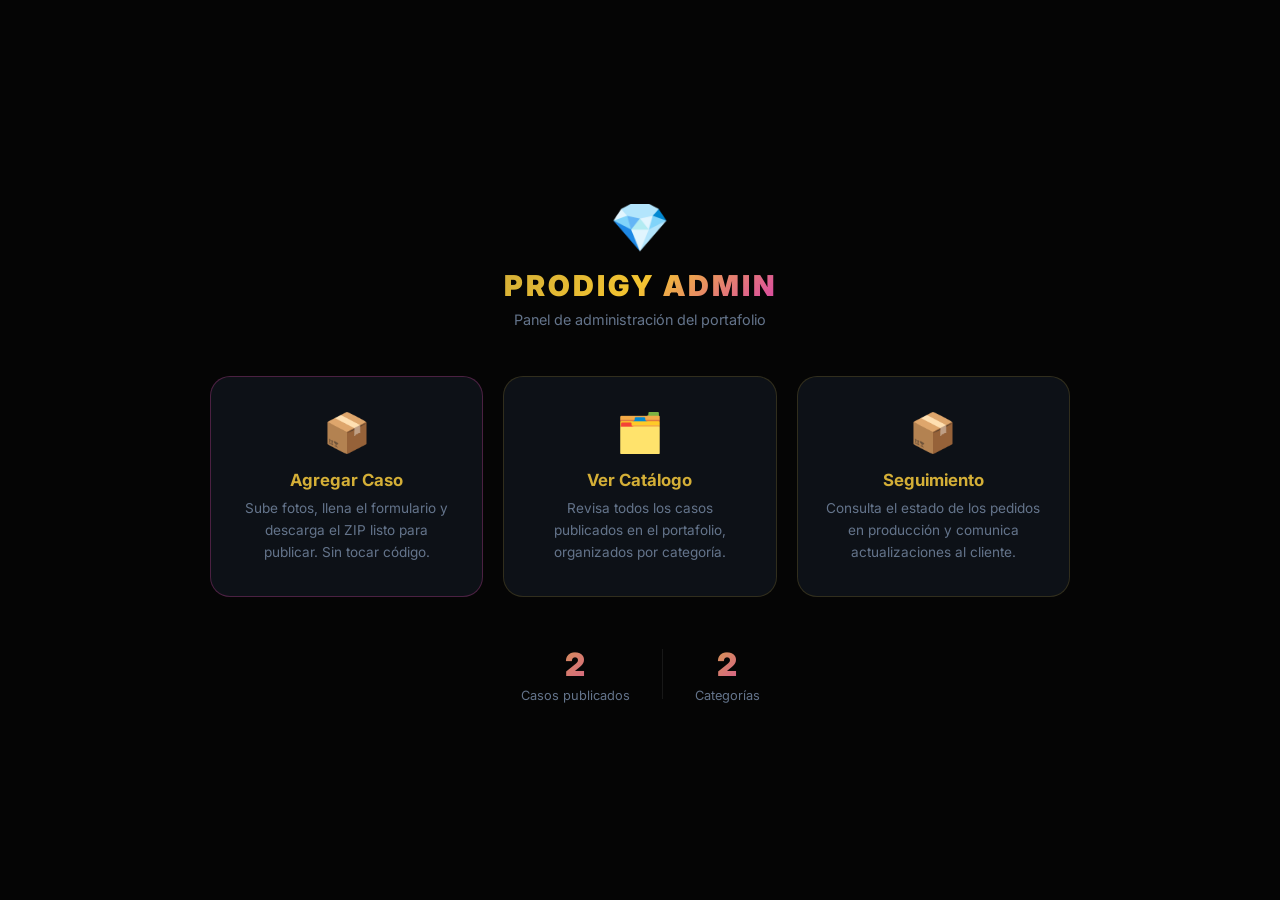
<file: admin-panel.html>
<!DOCTYPE html>
<html lang="es">
<head>
    <meta charset="UTF-8">
    <meta name="viewport" content="width=device-width, initial-scale=1.0">
    <title>💎 PRODIGY Admin</title>
    <link rel="icon" href="data:image/svg+xml,<svg xmlns=%22http://www.w3.org/2000/svg%22 viewBox=%220 0 100 100%22><text y=%22.9em%22 font-size=%2290%22>💎</text></svg>">
    <link rel="preconnect" href="https://fonts.googleapis.com">
    <link rel="preconnect" href="https://fonts.gstatic.com" crossorigin>
    <link href="https://fonts.googleapis.com/css2?family=Inter:wght@400;600;700;900&display=swap" rel="stylesheet">
    <script src="js/patients-data.js"></script>
    <style>
        * { margin: 0; padding: 0; box-sizing: border-box; }

        body {
            font-family: 'Inter', sans-serif;
            background: #050505;
            color: #f5f5f7;
            min-height: 100vh;
            display: flex;
            flex-direction: column;
            align-items: center;
            justify-content: center;
            padding: 40px 20px;
        }

        .logo {
            font-size: 3rem;
            margin-bottom: 12px;
        }

        h1 {
            font-size: 1.8rem;
            font-weight: 900;
            letter-spacing: 3px;
            background: linear-gradient(135deg, #D4AF37, #F4C430, #D946A6);
            -webkit-background-clip: text;
            -webkit-text-fill-color: transparent;
            background-clip: text;
            margin-bottom: 8px;
        }

        .sub {
            color: #64748b;
            font-size: 0.9rem;
            margin-bottom: 48px;
        }

        .cards {
            display: grid;
            grid-template-columns: repeat(auto-fit, minmax(260px, 1fr));
            gap: 20px;
            width: 100%;
            max-width: 860px;
        }

        .card {
            background: #0d1117;
            border: 1px solid rgba(212,175,55,0.18);
            border-radius: 20px;
            padding: 32px 28px;
            text-align: center;
            text-decoration: none;
            color: inherit;
            transition: border-color 0.25s, transform 0.25s, box-shadow 0.25s;
            display: block;
        }

        .card:hover {
            border-color: #D4AF37;
            transform: translateY(-6px);
            box-shadow: 0 16px 40px rgba(212,175,55,0.18);
        }

        .card-icon { font-size: 2.4rem; margin-bottom: 14px; }

        .card h2 {
            font-size: 1.05rem;
            font-weight: 700;
            color: #D4AF37;
            margin-bottom: 8px;
        }

        .card p {
            font-size: 0.85rem;
            color: #64748b;
            line-height: 1.6;
        }

        .primary .card-icon { }

        .primary {
            border-color: rgba(217,70,166,0.3);
        }

        .primary:hover {
            border-color: #D946A6;
            box-shadow: 0 16px 40px rgba(217,70,166,0.2);
        }

        .stat-row {
            margin-top: 48px;
            display: flex;
            gap: 32px;
            justify-content: center;
            flex-wrap: wrap;
        }

        .stat {
            text-align: center;
        }

        .stat-num {
            font-size: 2rem;
            font-weight: 900;
            background: linear-gradient(135deg, #D4AF37, #D946A6);
            -webkit-background-clip: text;
            -webkit-text-fill-color: transparent;
            background-clip: text;
        }

        .stat-label {
            font-size: 0.8rem;
            color: #64748b;
            margin-top: 4px;
        }

        .divider {
            width: 1px;
            background: rgba(255,255,255,0.08);
            height: 50px;
            align-self: center;
        }
    </style>
</head>
<body>

    <div class="logo">💎</div>
    <h1>PRODIGY ADMIN</h1>
    <p class="sub">Panel de administración del portafolio</p>

    <div class="cards">
        <!-- CARGA DE CASOS -->
        <a href="agregar-caso.html" class="card primary">
            <div class="card-icon">📦</div>
            <h2>Agregar Caso</h2>
            <p>Sube fotos, llena el formulario y descarga el ZIP listo para publicar. Sin tocar código.</p>
        </a>

        <!-- VER CATÁLOGO -->
        <a href="catalogo.html" class="card">
            <div class="card-icon">🗂️</div>
            <h2>Ver Catálogo</h2>
            <p>Revisa todos los casos publicados en el portafolio, organizados por categoría.</p>
        </a>

        <!-- SEGUIMIENTO -->
        <a href="seguimiento-caso.html" class="card">
            <div class="card-icon">📦</div>
            <h2>Seguimiento</h2>
            <p>Consulta el estado de los pedidos en producción y comunica actualizaciones al cliente.</p>
        </a>
    </div>

    <!-- STATS DINÁMICOS -->
    <div class="stat-row" id="statRow" style="display:none;">
        <div class="stat">
            <div class="stat-num" id="statTotal">0</div>
            <div class="stat-label">Casos publicados</div>
        </div>
        <div class="divider"></div>
        <div class="stat">
            <div class="stat-num" id="statTypes">0</div>
            <div class="stat-label">Categorías</div>
        </div>
    </div>

    <script>
        if (typeof PATIENTS_DATA !== 'undefined' && PATIENTS_DATA.length) {
            document.getElementById('statTotal').textContent = PATIENTS_DATA.length;
            document.getElementById('statTypes').textContent = new Set(PATIENTS_DATA.map(c => c.type)).size;
            document.getElementById('statRow').style.display = 'flex';
        }
    </script>

</body>
</html>
</file>
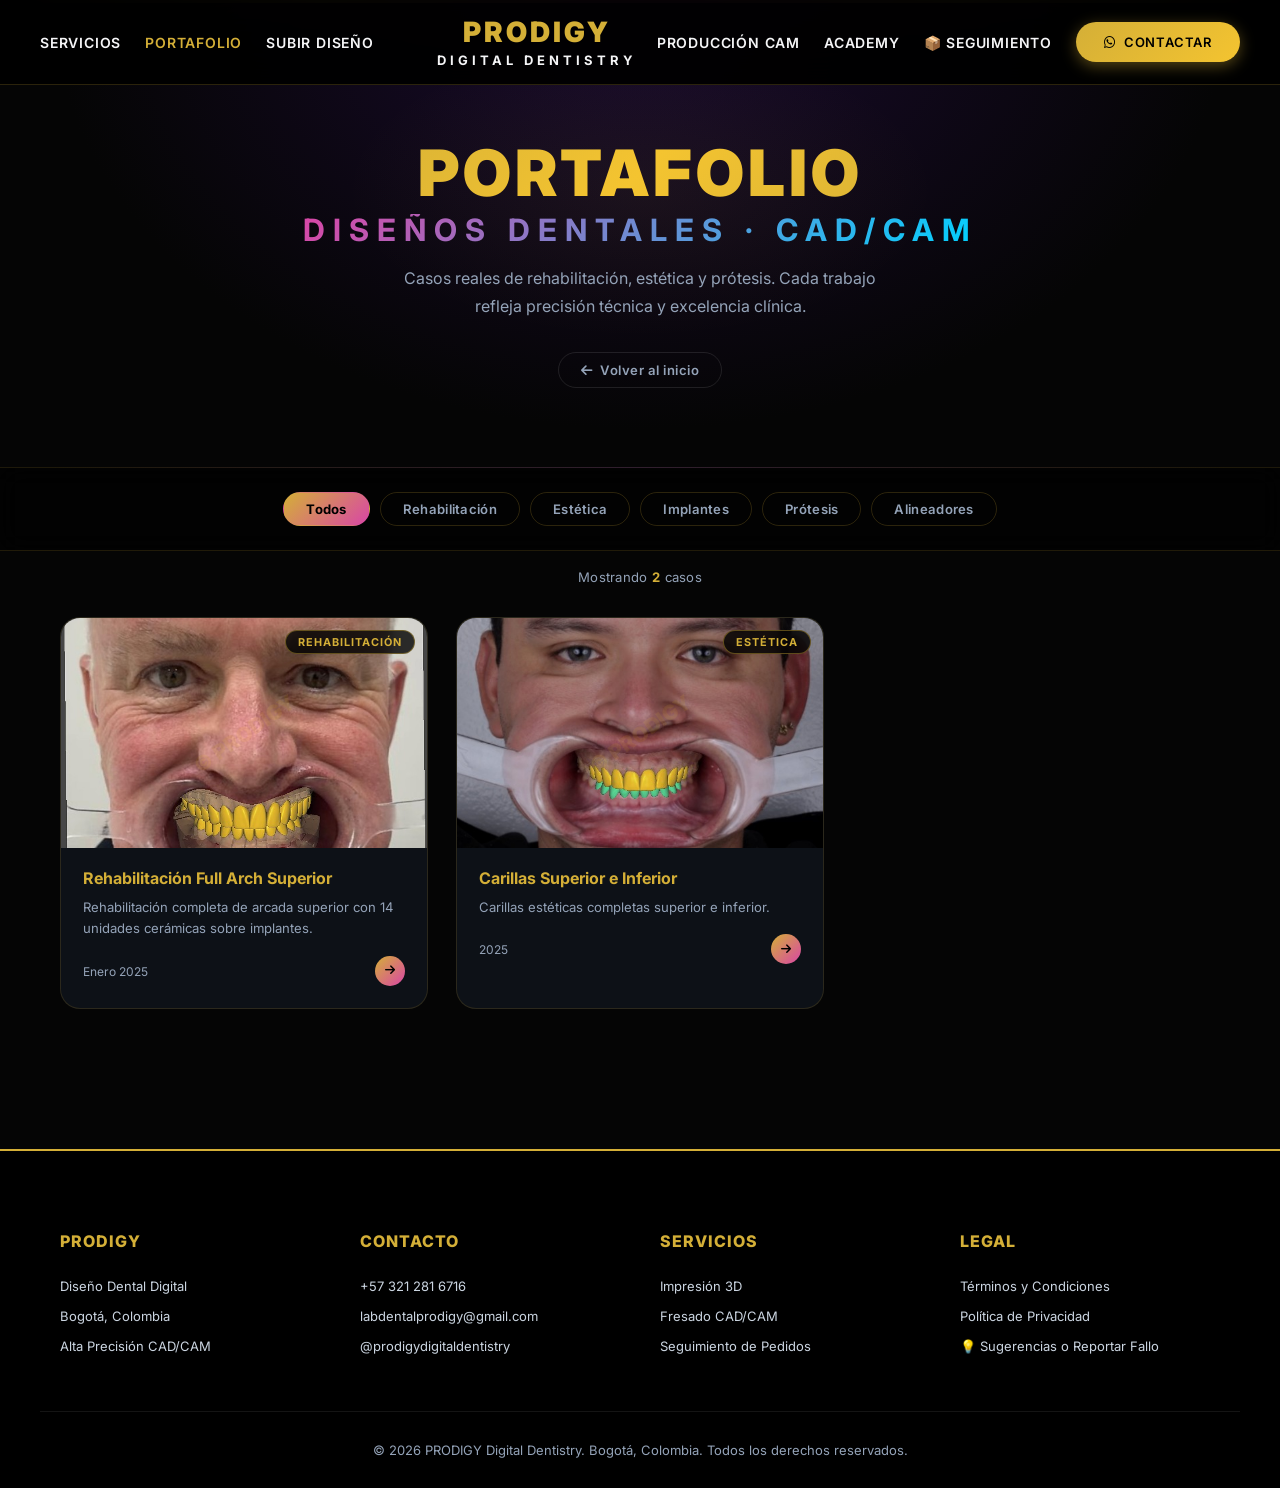
<file: catalogo.html>
<!DOCTYPE html>
<html lang="es">
<head>
    <meta charset="UTF-8">
    <meta name="viewport" content="width=device-width, initial-scale=1.0">
    <title>Catálogo de Casos — PRODIGY Digital Dentistry</title>
    <meta name="description" content="Catálogo completo de casos clínicos de diseño dental digital. Rehabilitaciones, estética, implantes y más.">
    <link rel="icon" href="data:image/svg+xml,<svg xmlns=%22http://www.w3.org/2000/svg%22 viewBox=%220 0 100 100%22><text y=%22.9em%22 font-size=%2290%22>💎</text></svg>">
    <link rel="preconnect" href="https://fonts.googleapis.com">
    <link rel="preconnect" href="https://fonts.gstatic.com" crossorigin>
    <link rel="preconnect" href="https://cdnjs.cloudflare.com">
    <link href="https://fonts.googleapis.com/css2?family=Inter:wght@400;600;700;900&display=swap" rel="stylesheet">
    <link rel="stylesheet" href="https://cdnjs.cloudflare.com/ajax/libs/font-awesome/6.5.1/css/all.min.css">
    <link rel="stylesheet" href="css/global-nav.min.css">
    <script src="js/patients-data.js"></script>
    <style>
        :root {
            --gold:    #D4AF37;
            --magenta: #D946A6;
            --cyan:    #00d2ff;
            --bg:      #050505;
            --card:    #0d1117;
            --border:  rgba(212,175,55,0.15);
            --text:    #f5f5f7;
            --muted:   #94a3b8;
        }

        * { margin: 0; padding: 0; box-sizing: border-box; }

        body {
            font-family: 'Inter', sans-serif;
            background: var(--bg);
            color: var(--text);
            min-height: 100vh;
        }

        /* ---- HERO ---- */
        .page-hero {
            min-height: 52vh;
            display: flex;
            flex-direction: column;
            justify-content: center;
            align-items: center;
            text-align: center;
            background: radial-gradient(ellipse at 50% 0%, #1a0b2e 0%, #050505 65%);
            padding: 120px 20px 60px;
            position: relative;
            overflow: hidden;
            border-bottom: 1px solid rgba(212,175,55,0.12);
        }

        /* Línea decorativa superior dorada */
        .page-hero::before {
            content: '';
            position: absolute;
            top: 0;
            left: 0;
            right: 0;
            height: 3px;
            background: linear-gradient(90deg, transparent, var(--gold), var(--magenta), var(--gold), transparent);
        }

        /* Resplandor difuso fondo */
        .page-hero::after {
            content: '';
            position: absolute;
            top: 40px;
            left: 50%;
            transform: translateX(-50%);
            width: 600px;
            height: 300px;
            background: radial-gradient(ellipse, rgba(212,175,55,0.06) 0%, transparent 70%);
            pointer-events: none;
        }

        .hero-badge {
            display: inline-flex;
            align-items: center;
            gap: 8px;
            font-size: 0.72rem;
            font-weight: 700;
            letter-spacing: 3px;
            text-transform: uppercase;
            color: var(--gold);
            background: rgba(212,175,55,0.08);
            border: 1px solid rgba(212,175,55,0.3);
            border-radius: 50px;
            padding: 7px 20px;
            margin-bottom: 28px;
            position: relative;
            z-index: 1;
        }

        .hero-title {
            font-size: clamp(2.4rem, 6vw, 4rem);
            font-weight: 900;
            letter-spacing: 4px;
            text-transform: uppercase;
            line-height: 1.05;
            margin-bottom: 18px;
            position: relative;
            z-index: 1;
        }

        .hero-title .line-gold {
            display: block;
            background: linear-gradient(135deg, #D4AF37 0%, #F4C430 50%, #D4AF37 100%);
            -webkit-background-clip: text;
            -webkit-text-fill-color: transparent;
            background-clip: text;
        }

        .hero-title .line-sub {
            display: block;
            background: linear-gradient(135deg, #D946A6 0%, #00d2ff 100%);
            -webkit-background-clip: text;
            -webkit-text-fill-color: transparent;
            background-clip: text;
            font-size: 0.48em;
            letter-spacing: 8px;
            margin-top: 8px;
            font-weight: 700;
        }

        .hero-desc {
            color: var(--muted);
            font-size: 1rem;
            max-width: 480px;
            line-height: 1.75;
            margin-bottom: 32px;
            position: relative;
            z-index: 1;
        }

        .hero-back {
            display: inline-flex;
            align-items: center;
            gap: 8px;
            color: var(--muted);
            text-decoration: none;
            font-size: 0.82rem;
            font-weight: 600;
            letter-spacing: 0.5px;
            padding: 9px 22px;
            border: 1px solid rgba(255,255,255,0.1);
            border-radius: 50px;
            transition: color 0.2s, border-color 0.2s;
            position: relative;
            z-index: 1;
        }

        .hero-back:hover {
            color: var(--gold);
            border-color: rgba(212,175,55,0.4);
        }

        /* ---- FILTROS ---- */
        .filters-section {
            background: rgba(0,0,0,0.6);
            border-bottom: 1px solid var(--border);
            padding: 24px 20px;
            position: sticky;
            top: 62px;
            z-index: 90;
            backdrop-filter: blur(12px);
        }

        .filters {
            display: flex;
            flex-wrap: wrap;
            gap: 10px;
            justify-content: center;
            max-width: 900px;
            margin: 0 auto;
        }

        .filter-btn {
            padding: 8px 22px;
            border-radius: 50px;
            border: 1px solid rgba(212,175,55,0.2);
            background: transparent;
            color: var(--muted);
            font-family: 'Inter', sans-serif;
            font-size: 0.82rem;
            font-weight: 600;
            cursor: pointer;
            letter-spacing: 0.3px;
            transition: all 0.2s;
        }

        .filter-btn:hover {
            border-color: var(--gold);
            color: var(--gold);
            background: rgba(212,175,55,0.05);
        }

        .filter-btn.active {
            background: linear-gradient(135deg, var(--gold), var(--magenta));
            border-color: transparent;
            color: #000;
            font-weight: 700;
        }

        /* ---- BARRA DE CONTEO ---- */
        .count-bar {
            text-align: center;
            color: var(--muted);
            font-size: 0.82rem;
            padding: 18px 20px 8px;
            letter-spacing: 0.3px;
        }

        .count-bar strong {
            color: var(--gold);
        }

        /* ---- GRID ---- */
        .grid-section {
            max-width: 1200px;
            margin: 0 auto;
            padding: 24px 20px 80px;
        }

        .cases-grid {
            display: grid;
            grid-template-columns: repeat(auto-fill, minmax(300px, 1fr));
            gap: 28px;
        }

        /* ---- TARJETA ---- */
        .case-card {
            background: var(--card);
            border-radius: 20px;
            overflow: hidden;
            border: 1px solid var(--border);
            cursor: pointer;
            text-decoration: none;
            display: block;
            color: inherit;
            transition: transform 0.35s, border-color 0.35s, box-shadow 0.35s;
        }

        .case-card:hover {
            transform: translateY(-10px);
            border-color: var(--gold);
            box-shadow: 0 20px 50px rgba(212,175,55,0.2);
        }

        .card-img {
            position: relative;
            width: 100%;
            height: 230px;
            overflow: hidden;
            background: #080808;
        }

        .card-img img {
            width: 100%;
            height: 100%;
            object-fit: cover;
            transition: transform 0.5s ease;
        }

        .case-card:hover .card-img img {
            transform: scale(1.07);
        }

        .card-watermark {
            position: absolute;
            inset: 0;
            display: flex;
            align-items: center;
            justify-content: center;
            pointer-events: none;
        }

        .card-watermark span {
            color: rgba(255,215,0,0.07);
            font-size: 1.3rem;
            font-weight: 900;
            transform: rotate(-35deg);
        }

        .card-type-badge {
            position: absolute;
            top: 12px;
            right: 12px;
            font-size: 0.68rem;
            font-weight: 700;
            letter-spacing: 1px;
            text-transform: uppercase;
            padding: 4px 12px;
            border-radius: 50px;
            background: rgba(0,0,0,0.8);
            border: 1px solid rgba(212,175,55,0.4);
            color: var(--gold);
            backdrop-filter: blur(8px);
        }

        .card-body {
            padding: 20px 22px 22px;
        }

        .card-body h3 {
            font-size: 1rem;
            font-weight: 700;
            color: var(--gold);
            margin-bottom: 8px;
            line-height: 1.3;
        }

        .card-body p {
            color: var(--muted);
            font-size: 0.82rem;
            line-height: 1.65;
            display: -webkit-box;
            -webkit-line-clamp: 2;
            -webkit-box-orient: vertical;
            overflow: hidden;
            margin-bottom: 16px;
        }

        .card-meta {
            display: flex;
            align-items: center;
            justify-content: space-between;
        }

        .card-date {
            font-size: 0.75rem;
            color: var(--muted);
        }

        .card-arrow {
            width: 30px;
            height: 30px;
            border-radius: 50%;
            background: linear-gradient(135deg, var(--gold), var(--magenta));
            display: flex;
            align-items: center;
            justify-content: center;
            font-size: 0.72rem;
            color: #000;
            flex-shrink: 0;
            transition: transform 0.2s;
        }

        .case-card:hover .card-arrow {
            transform: translateX(3px);
        }

        /* ---- VACÍO ---- */
        .empty-state {
            text-align: center;
            padding: 80px 20px;
            color: var(--muted);
            grid-column: 1 / -1;
        }

        .empty-icon { font-size: 3rem; margin-bottom: 14px; opacity: 0.35; }

        /* ---- ANIMACIONES ---- */

        /* Entrada escalonada de tarjetas */
        .case-card {
            opacity: 0;
            transform: translateY(40px) scale(0.97);
            transition:
                opacity 0.55s ease,
                transform 0.55s ease,
                border-color 0.35s,
                box-shadow 0.35s;
        }

        .case-card.revealed {
            opacity: 1;
            transform: translateY(0) scale(1);
        }

        /* Hover ya combina translateY + tilt 3D vía JS (no CSS hover transform aquí) */
        .case-card:hover {
            border-color: var(--gold);
            box-shadow: 0 20px 50px rgba(212,175,55,0.22);
        }

        /* Contador animado */
        @keyframes countPop {
            0%   { transform: scale(1.4); color: var(--magenta); }
            100% { transform: scale(1);   color: var(--gold); }
        }

        #countVisible.pop { animation: countPop 0.35s ease forwards; }

        /* ---- PROTECCIÓN DE IMÁGENES ---- */
        img {
            -webkit-user-drag: none;
            user-drag: none;
            pointer-events: none;
        }

        .case-card { -webkit-user-select: none; user-select: none; }

        /* ---- RESPONSIVE ---- */
        @media (max-width: 768px) {
            .page-hero { padding: 100px 16px 48px; min-height: 45vh; }
            .hero-title { font-size: 2.2rem; }
            .cases-grid { grid-template-columns: 1fr; gap: 18px; }
            .filters-section { top: 56px; }
        }
    </style>
</head>
<body oncontextmenu="return false;">

<!-- ============================================================ -->
<!-- NAV (mismo del proyecto) -->
<!-- ============================================================ -->
<nav class="navbar">
    <div class="nav-container">
        <div class="nav-left">
            <a href="index.html#servicios">SERVICIOS</a>
            <a href="catalogo.html" style="color:var(--gold, #D4AF37);">PORTAFOLIO</a>
            <a href="index.html#workflow-247">SUBIR DISEÑO</a>
        </div>
        <a href="index.html" class="nav-logo-box">
            <h1>PRODIGY</h1>
            <span>DIGITAL DENTISTRY</span>
        </a>
        <div class="nav-right">
            <a href="index.html#production">PRODUCCIÓN CAM</a>
            <a href="index.html#academy">ACADEMY</a>
            <a href="seguimiento-caso.html">📦 SEGUIMIENTO</a>
            <a href="https://wa.me/573212816716" class="nav-contact-btn" target="_blank" rel="noopener">
                <i class="fab fa-whatsapp"></i> CONTACTAR
            </a>
        </div>
    </div>
</nav>

<!-- ============================================================ -->
<!-- HERO -->
<!-- ============================================================ -->
<section class="page-hero">
    <h1 class="hero-title">
        <span class="line-gold">PORTAFOLIO</span>
        <span class="line-sub">DISEÑOS DENTALES · CAD/CAM</span>
    </h1>
    <p class="hero-desc">
        Casos reales de rehabilitación, estética y prótesis. Cada trabajo refleja precisión técnica y excelencia clínica.
    </p>
    <a href="index.html" class="hero-back">
        <i class="fas fa-arrow-left"></i> Volver al inicio
    </a>
</section>

<!-- ============================================================ -->
<!-- FILTROS (sticky) -->
<!-- ============================================================ -->
<div class="filters-section">
    <div class="filters" id="filterBtns">
        <button class="filter-btn active" data-type="todos" onclick="filtrar('todos', this)">Todos</button>
        <button class="filter-btn" data-type="rehabilitacion" onclick="filtrar('rehabilitacion', this)">Rehabilitación</button>
        <button class="filter-btn" data-type="estetica" onclick="filtrar('estetica', this)">Estética</button>
        <button class="filter-btn" data-type="implantes" onclick="filtrar('implantes', this)">Implantes</button>
        <button class="filter-btn" data-type="protesis" onclick="filtrar('protesis', this)">Prótesis</button>
        <button class="filter-btn" data-type="alineadores" onclick="filtrar('alineadores', this)">Alineadores</button>
    </div>
</div>

<div class="count-bar">
    Mostrando <strong id="countVisible">0</strong> caso<span id="countPlural">s</span>
</div>

<!-- ============================================================ -->
<!-- GRID -->
<!-- ============================================================ -->
<section class="grid-section">
    <div class="cases-grid" id="casesGrid">
        <!-- JS renderiza aquí -->
    </div>
</section>

<!-- ============================================================ -->
<!-- FOOTER (igual al resto del proyecto) -->
<!-- ============================================================ -->
<footer class="prodigy-global-footer">
    <div class="footer-grid">
        <div class="footer-col">
            <h4>PRODIGY</h4>
            <ul>
                <li>Diseño Dental Digital</li>
                <li>Bogotá, Colombia</li>
                <li>Alta Precisión CAD/CAM</li>
            </ul>
        </div>
        <div class="footer-col">
            <h4>CONTACTO</h4>
            <ul>
                <li><a href="tel:+573212816716">+57 321 281 6716</a></li>
                <li><a href="mailto:labdentalprodigy@gmail.com">labdentalprodigy@gmail.com</a></li>
                <li><a href="https://instagram.com/prodigydigitaldentistry" target="_blank" rel="noopener">@prodigydigitaldentistry</a></li>
            </ul>
        </div>
        <div class="footer-col">
            <h4>SERVICIOS</h4>
            <ul>
                <li><a href="flujo-impresion.html">Impresión 3D</a></li>
                <li><a href="flujo-fresado.html">Fresado CAD/CAM</a></li>
                <li><a href="seguimiento-caso.html">Seguimiento de Pedidos</a></li>
            </ul>
        </div>
        <div class="footer-col">
            <h4>LEGAL</h4>
            <ul>
                <li><a href="terminos-y-legal.html">Términos y Condiciones</a></li>
                <li><a href="terminos-y-legal.html#privacidad">Política de Privacidad</a></li>
                <li><a href="https://wa.me/573212816716?text=Hola%20equipo%20Prodigy.%20Tengo%20una%20sugerencia%2Freporte%20sobre%20la%20p%C3%A1gina%20web%3A" target="_blank" rel="noopener noreferrer">💡 Sugerencias o Reportar Fallo</a></li>
            </ul>
        </div>
    </div>
    <div class="footer-copyright">
        <p>© 2026 PRODIGY Digital Dentistry. Bogotá, Colombia. Todos los derechos reservados.</p>
    </div>
</footer>

<!-- ============================================================ -->
<!-- JAVASCRIPT -->
<!-- ============================================================ -->
<script>
const TYPE_LABELS = {
    rehabilitacion: 'Rehabilitación',
    estetica:       'Estética',
    implantes:      'Implantes',
    protesis:       'Prótesis',
    alineadores:    'Alineadores',
};

function getTypeLabel(type) {
    return TYPE_LABELS[type] || (type ? type.charAt(0).toUpperCase() + type.slice(1) : 'Caso');
}

let allCases = [];

// IntersectionObserver para scroll reveal
const revealObserver = new IntersectionObserver((entries) => {
    entries.forEach(entry => {
        if (entry.isIntersecting) {
            entry.target.classList.add('revealed');
            revealObserver.unobserve(entry.target);
        }
    });
}, { threshold: 0.08, rootMargin: '0px 0px -40px 0px' });

// Tilt 3D en hover (perspectiva suave)
function addTilt(card) {
    card.addEventListener('mousemove', (e) => {
        const rect = card.getBoundingClientRect();
        const cx   = rect.left + rect.width  / 2;
        const cy   = rect.top  + rect.height / 2;
        const dx   = (e.clientX - cx) / (rect.width  / 2);
        const dy   = (e.clientY - cy) / (rect.height / 2);
        card.style.transform = `perspective(900px) rotateY(${dx * 6}deg) rotateX(${-dy * 4}deg) translateY(-8px) scale(1.02)`;
    });
    card.addEventListener('mouseleave', () => {
        card.style.transform = '';
    });
}

function renderCases(cases) {
    const grid   = document.getElementById('casesGrid');
    const countEl = document.getElementById('countVisible');
    const plural = document.getElementById('countPlural');

    // Animación del contador
    countEl.classList.remove('pop');
    void countEl.offsetWidth;
    countEl.textContent  = cases.length;
    countEl.classList.add('pop');
    plural.textContent = cases.length === 1 ? '' : 's';

    if (!cases.length) {
        grid.innerHTML = `
            <div class="empty-state">
                <div class="empty-icon">🦷</div>
                <p>No hay casos en esta categoría aún.</p>
            </div>`;
        return;
    }

    grid.innerHTML = cases.map((c, i) => `
        <a class="case-card" href="patient.html?id=${c.id}&from=catalogo" style="transition-delay:${Math.min(i * 80, 400)}ms">
            <div class="card-img">
                <img src="${c.coverImage}" alt="${c.name}"
                     loading="${i < 6 ? 'eager' : 'lazy'}"
                     onerror="this.parentElement.style.background='#0a0a0a'">
                <div class="card-watermark"><span>© PRODIGY</span></div>
                <div class="card-type-badge">${getTypeLabel(c.type)}</div>
            </div>
            <div class="card-body">
                <h3>${c.name}</h3>
                <p>${c.description || 'Caso clínico de diseño dental digital.'}</p>
                <div class="card-meta">
                    <span class="card-date">${c.date || ''}</span>
                    <div class="card-arrow"><i class="fas fa-arrow-right"></i></div>
                </div>
            </div>
        </a>
    `).join('');

    // Aplicar reveal + tilt a cada tarjeta
    grid.querySelectorAll('.case-card').forEach(card => {
        revealObserver.observe(card);
        addTilt(card);
    });
}

function filtrar(type, btn) {
    document.querySelectorAll('.filter-btn').forEach(b => b.classList.remove('active'));
    btn.classList.add('active');
    const filtered = type === 'todos' ? allCases : allCases.filter(c => c.type === type);
    renderCases(filtered);
}

(function init() {
    if (typeof PATIENTS_DATA === 'undefined' || !PATIENTS_DATA.length) {
        document.getElementById('casesGrid').innerHTML =
            '<div class="empty-state"><div class="empty-icon">⚠️</div><p>No se encontraron casos. Verifica patients-data.js.</p></div>';
        return;
    }

    allCases = PATIENTS_DATA;

    // Agregar filtros para tipos nuevos que no estén en los botones fijos
    const existing  = new Set(Array.from(document.querySelectorAll('.filter-btn[data-type]')).map(b => b.dataset.type));
    const dataTypes = [...new Set(allCases.map(c => c.type).filter(Boolean))];
    const filterWrap = document.getElementById('filterBtns');

    dataTypes.forEach(type => {
        if (!existing.has(type)) {
            const btn = document.createElement('button');
            btn.className = 'filter-btn';
            btn.dataset.type = type;
            btn.textContent = getTypeLabel(type);
            btn.onclick = function() { filtrar(type, this); };
            filterWrap.appendChild(btn);
        }
    });

    renderCases(allCases);
})();

// ---- Protección básica de contenido ----
document.addEventListener('keydown', e => {
    if (e.key === 'F12' ||
        (e.ctrlKey && e.shiftKey && e.key === 'I') ||
        (e.ctrlKey && e.key === 'u')) {
        e.preventDefault();
    }
});

document.addEventListener('dragstart', e => { if (e.target.tagName === 'IMG') e.preventDefault(); });
</script>

</body>
</html>
</file>
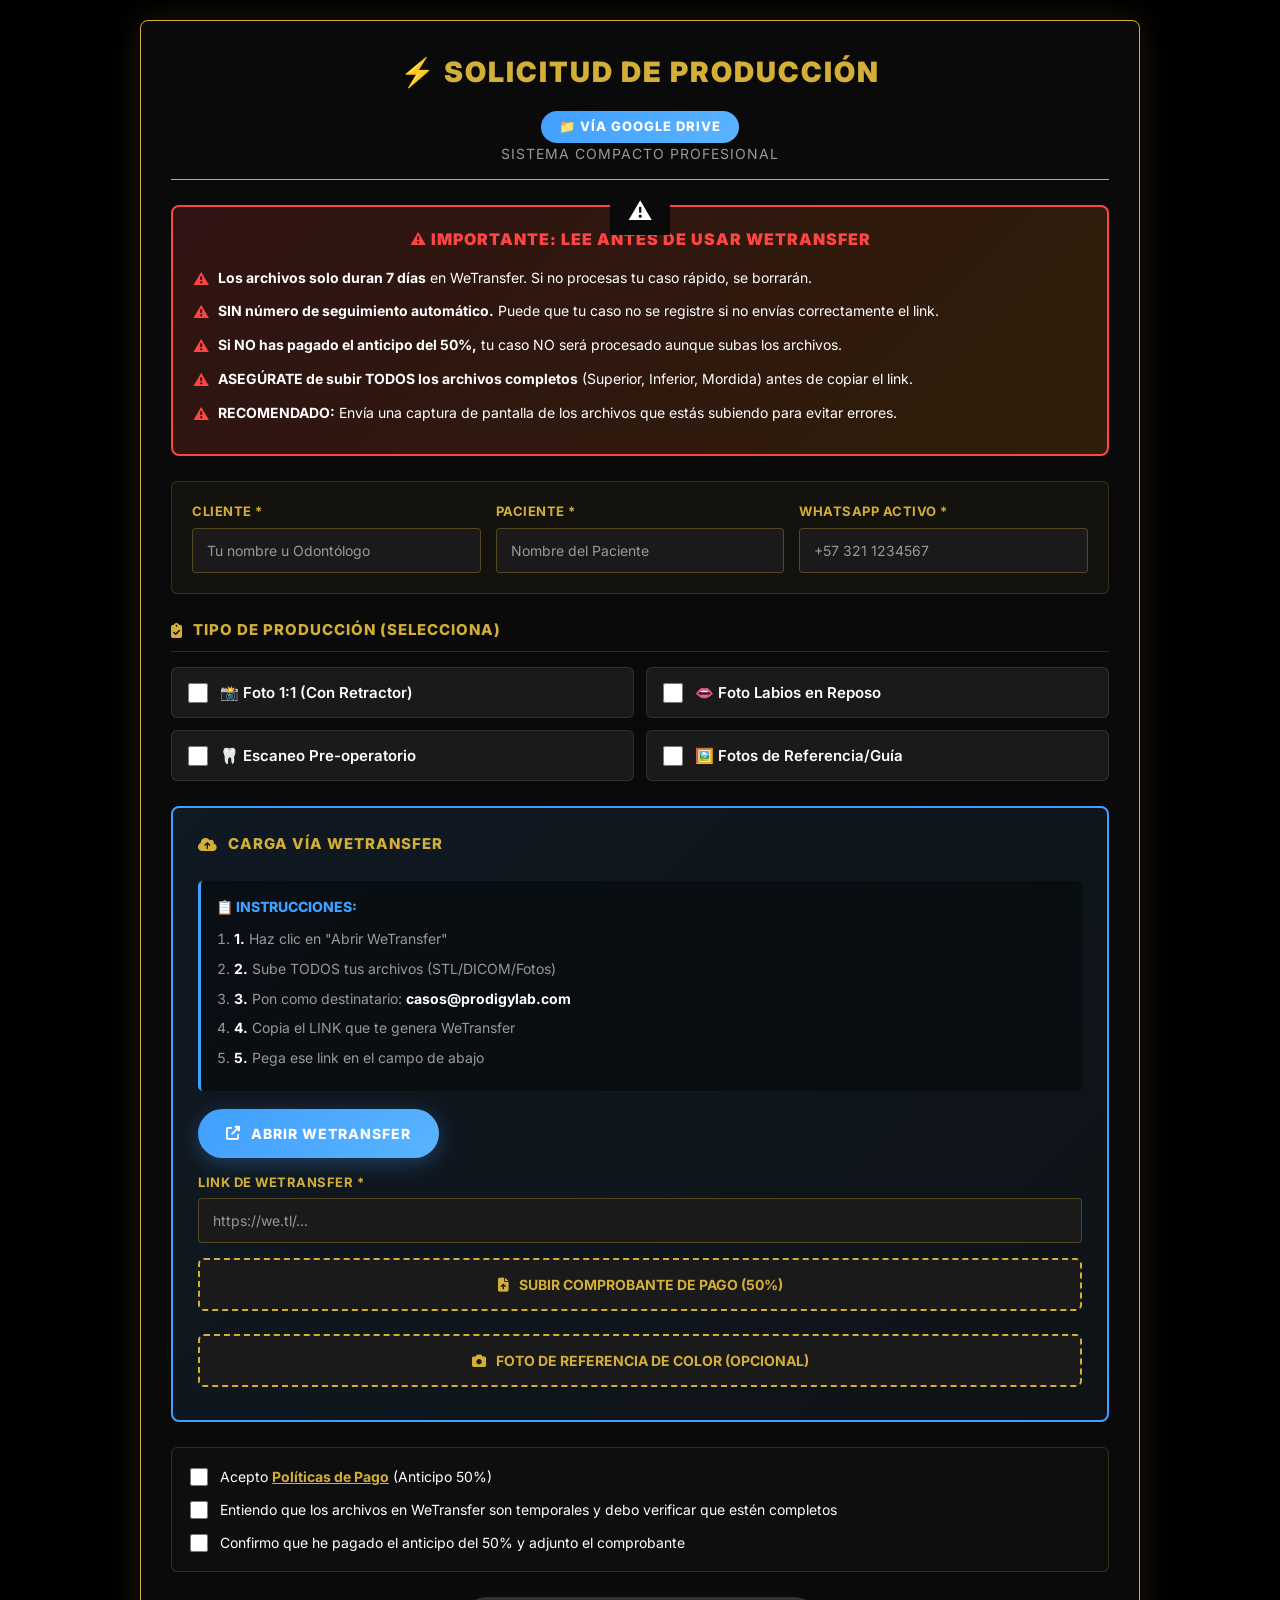
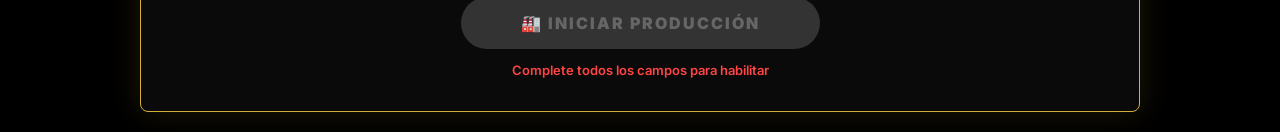
<file: enviar-produccion-drive.html>
<!DOCTYPE html>
<html lang="es">
<head>
    <meta charset="UTF-8">
    <meta name="viewport" content="width=device-width, initial-scale=1.0">
    <title>Enviar Caso - WeTransfer - PRODIGY Dental Lab</title>
    <link rel="stylesheet" href="https://cdnjs.cloudflare.com/ajax/libs/font-awesome/6.4.0/css/all.min.css">
    <link href="https://fonts.googleapis.com/css2?family=Inter:wght@400;500;600;700;800;900&display=swap" rel="stylesheet">
    <style>
        * {
            margin: 0;
            padding: 0;
            box-sizing: border-box;
        }

        :root {
            --gold: #D4AF37;
            --gold-light: #F4C430;
            --bg-black: #000000;
            --bg-dark: #0a0a0a;
            --input-bg: #1a1a1a;
            --text-white: #ffffff;
            --text-gray: #999;
            --danger: #FF4444;
            --success: #00FF88;
            --wetransfer-blue: #409FFF;
        }

        body {
            font-family: 'Inter', -apple-system, BlinkMacSystemFont, sans-serif;
            background: var(--bg-black);
            color: var(--text-white);
            line-height: 1.5;
            padding: 20px;
            font-size: 15px;
        }

        .container {
            max-width: 1000px;
            margin: 0 auto;
            background: var(--bg-dark);
            border: 1px solid var(--gold);
            border-radius: 8px;
            padding: 30px;
            box-shadow: 0 0 30px rgba(212, 175, 55, 0.15);
        }

        .header {
            text-align: center;
            margin-bottom: 25px;
            padding-bottom: 15px;
            border-bottom: 1px solid var(--gold);
        }

        .header h1 {
            font-size: 28px;
            color: var(--gold);
            font-weight: 900;
            text-transform: uppercase;
            letter-spacing: 2px;
            margin-bottom: 8px;
        }

        .header p {
            color: var(--text-gray);
            font-size: 14px;
            text-transform: uppercase;
            letter-spacing: 1px;
        }

        .header .platform-badge {
            display: inline-block;
            padding: 6px 18px;
            background: linear-gradient(135deg, var(--wetransfer-blue), #5ab4ff);
            color: white;
            border-radius: 20px;
            font-size: 13px;
            font-weight: 800;
            margin-top: 10px;
            text-transform: uppercase;
            letter-spacing: 1px;
        }

        /* ADVERTENCIA CRÍTICA WETRANSFER */
        .wetransfer-warning {
            background: linear-gradient(135deg, rgba(255, 68, 68, 0.15), rgba(255, 140, 0, 0.15));
            border: 2px solid var(--danger);
            border-radius: 8px;
            padding: 20px;
            margin-bottom: 25px;
            position: relative;
        }

        .wetransfer-warning::before {
            content: '⚠️';
            position: absolute;
            top: -18px;
            left: 50%;
            transform: translateX(-50%);
            background: var(--bg-dark);
            padding: 5px 18px;
            font-size: 24px;
        }

        .wetransfer-warning h3 {
            color: var(--danger);
            font-size: 16px;
            font-weight: 900;
            text-transform: uppercase;
            margin-bottom: 15px;
            text-align: center;
            letter-spacing: 1px;
        }

        .wetransfer-warning ul {
            list-style: none;
            padding-left: 0;
        }

        .wetransfer-warning ul li {
            font-size: 14px;
            line-height: 1.7;
            margin-bottom: 10px;
            padding-left: 25px;
            position: relative;
            color: var(--text-white);
        }

        .wetransfer-warning ul li::before {
            content: '⚠';
            position: absolute;
            left: 0;
            color: var(--danger);
            font-weight: 900;
            font-size: 16px;
        }

        /* DATOS BÁSICOS */
        .datos-basicos {
            display: grid;
            grid-template-columns: repeat(3, 1fr);
            gap: 15px;
            margin-bottom: 25px;
            padding: 20px;
            background: rgba(212, 175, 55, 0.05);
            border-radius: 6px;
            border: 1px solid rgba(212, 175, 55, 0.2);
        }

        .input-group {
            display: flex;
            flex-direction: column;
        }

        .input-group label {
            font-size: 13px;
            font-weight: 700;
            color: var(--gold);
            text-transform: uppercase;
            letter-spacing: 0.5px;
            margin-bottom: 6px;
        }

        .input-group input {
            padding: 12px 14px;
            background: var(--input-bg);
            border: 1px solid rgba(212, 175, 55, 0.3);
            border-radius: 4px;
            color: var(--text-white);
            font-size: 15px;
            font-family: 'Inter', sans-serif;
            transition: all 0.2s;
        }

        .input-group input:focus {
            outline: none;
            border-color: var(--gold);
            background: rgba(212, 175, 55, 0.05);
        }

        .input-group input::placeholder {
            color: var(--text-gray);
            font-size: 14px;
        }

        /* MATRIZ DENTAL */
        .seccion-titulo {
            font-size: 15px;
            font-weight: 800;
            color: var(--gold);
            text-transform: uppercase;
            letter-spacing: 1px;
            margin-bottom: 15px;
            padding-bottom: 10px;
            border-bottom: 1px solid rgba(212, 175, 55, 0.2);
            display: flex;
            align-items: center;
            gap: 10px;
        }

        .matriz-dental {
            display: grid;
            grid-template-columns: repeat(2, 1fr);
            gap: 12px;
            margin-bottom: 25px;
        }

        .check-item {
            display: flex;
            align-items: center;
            gap: 12px;
            padding: 14px 16px;
            background: var(--input-bg);
            border: 1px solid rgba(255, 255, 255, 0.1);
            border-radius: 6px;
            cursor: pointer;
            transition: all 0.3s;
            user-select: none;
        }

        .check-item:hover {
            background: rgba(212, 175, 55, 0.05);
            border-color: rgba(212, 175, 55, 0.3);
        }

        .check-item input[type="checkbox"] {
            width: 20px;
            height: 20px;
            cursor: pointer;
            accent-color: var(--gold);
        }

        .check-item label {
            flex: 1;
            font-size: 15px;
            font-weight: 600;
            color: var(--text-white);
            cursor: pointer;
            line-height: 1.4;
        }

        .check-item.checked {
            background: rgba(212, 175, 55, 0.15);
            border-color: var(--gold);
            box-shadow: 0 0 15px rgba(212, 175, 55, 0.2);
        }

        .check-item.checked label {
            color: var(--gold);
        }

        /* SECCIÓN WETRANSFER */
        .seccion-wetransfer {
            background: linear-gradient(135deg, rgba(64, 159, 255, 0.1), rgba(90, 180, 255, 0.05));
            border: 2px solid var(--wetransfer-blue);
            border-radius: 8px;
            padding: 25px;
            margin-bottom: 25px;
        }

        .wetransfer-btn {
            display: inline-flex;
            align-items: center;
            justify-content: center;
            gap: 10px;
            padding: 14px 28px;
            background: linear-gradient(135deg, var(--wetransfer-blue), #5ab4ff);
            color: white;
            text-decoration: none;
            border-radius: 50px;
            font-size: 14px;
            font-weight: 800;
            text-transform: uppercase;
            letter-spacing: 1px;
            transition: all 0.3s;
            box-shadow: 0 5px 20px rgba(64, 159, 255, 0.3);
            margin-bottom: 15px;
        }

        .wetransfer-btn:hover {
            transform: translateY(-3px);
            box-shadow: 0 8px 30px rgba(64, 159, 255, 0.5);
        }

        .wetransfer-instructions {
            background: rgba(0, 0, 0, 0.4);
            border-left: 3px solid var(--wetransfer-blue);
            padding: 15px;
            border-radius: 5px;
            margin-bottom: 18px;
        }

        .wetransfer-instructions h4 {
            color: var(--wetransfer-blue);
            font-size: 14px;
            font-weight: 800;
            text-transform: uppercase;
            margin-bottom: 10px;
        }

        .wetransfer-instructions ol {
            margin-left: 18px;
            font-size: 14px;
            line-height: 1.7;
        }

        .wetransfer-instructions ol li {
            margin-bottom: 6px;
            color: var(--text-gray);
        }

        .wetransfer-instructions ol li strong {
            color: var(--text-white);
        }

        /* CAMPOS DE CARGA */
        .carga-grid {
            display: grid;
            grid-template-columns: 1fr;
            gap: 15px;
        }

        .file-upload-compact {
            position: relative;
        }

        .file-upload-compact input[type="file"] {
            display: none;
        }

        .file-upload-compact label {
            display: flex;
            align-items: center;
            justify-content: center;
            gap: 10px;
            padding: 14px;
            background: var(--input-bg);
            border: 2px dashed var(--gold);
            border-radius: 6px;
            cursor: pointer;
            font-size: 14px;
            font-weight: 700;
            color: var(--gold);
            text-transform: uppercase;
            transition: all 0.2s;
        }

        .file-upload-compact label:hover {
            background: rgba(212, 175, 55, 0.1);
            border-style: solid;
        }

        .file-status {
            font-size: 13px;
            color: var(--success);
            margin-top: 8px;
            text-align: center;
        }

        /* POLÍTICAS */
        .politicas-compact {
            background: rgba(255, 255, 255, 0.02);
            border: 1px solid rgba(212, 175, 55, 0.2);
            border-radius: 6px;
            padding: 18px;
            margin-bottom: 25px;
        }

        .policy-check {
            display: flex;
            align-items: flex-start;
            gap: 12px;
            margin-bottom: 12px;
        }

        .policy-check:last-child {
            margin-bottom: 0;
        }

        .policy-check input[type="checkbox"] {
            width: 18px;
            height: 18px;
            margin-top: 2px;
            cursor: pointer;
            accent-color: var(--gold);
        }

        .policy-check label {
            flex: 1;
            font-size: 14px;
            color: var(--text-white);
            cursor: pointer;
            line-height: 1.5;
        }

        .policy-check label a {
            color: var(--gold);
            text-decoration: underline;
            font-weight: 700;
        }

        /* BOTÓN DE ENVÍO */
        .submit-area {
            text-align: center;
        }

        .submit-btn {
            padding: 16px 60px;
            font-size: 16px;
            font-weight: 900;
            text-transform: uppercase;
            letter-spacing: 2px;
            border: none;
            border-radius: 50px;
            cursor: pointer;
            transition: all 0.3s;
            font-family: 'Inter', sans-serif;
        }

        .submit-btn:disabled {
            background: #333;
            color: #666;
            cursor: not-allowed;
        }

        .submit-btn:not(:disabled) {
            background: linear-gradient(135deg, var(--gold), var(--gold-light));
            color: #000;
            cursor: pointer;
        }

        .submit-btn:not(:disabled):hover {
            transform: translateY(-2px);
            box-shadow: 0 8px 25px rgba(212, 175, 55, 0.5);
        }

        .warning-text {
            display: block;
            margin-top: 12px;
            font-size: 13px;
            color: var(--danger);
            font-weight: 600;
        }

        /* RESPONSIVE */
        @media (max-width: 768px) {
            .container {
                padding: 20px;
            }

            .datos-basicos,
            .matriz-dental {
                grid-template-columns: 1fr;
            }

            .header h1 {
                font-size: 22px;
            }

            body {
                font-size: 14px;
            }
        }
    </style>
</head>
<body>
    <div class="container">
        <div class="header">
            <h1>⚡ SOLICITUD DE PRODUCCIÓN</h1>
            <span class="platform-badge">📁 VÍA GOOGLE DRIVE</span>
            <p>Sistema Compacto Profesional</p>
        </div>

        <!-- ADVERTENCIA CRÍTICA WETRANSFER -->
        <div class="wetransfer-warning">
            <h3>⚠️ IMPORTANTE: LEE ANTES DE USAR WETRANSFER</h3>
            <ul>
                <li><strong>Los archivos solo duran 7 días</strong> en WeTransfer. Si no procesas tu caso rápido, se borrarán.</li>
                <li><strong>SIN número de seguimiento automático.</strong> Puede que tu caso no se registre si no envías correctamente el link.</li>
                <li><strong>Si NO has pagado el anticipo del 50%,</strong> tu caso NO será procesado aunque subas los archivos.</li>
                <li><strong>ASEGÚRATE de subir TODOS los archivos completos</strong> (Superior, Inferior, Mordida) antes de copiar el link.</li>
                <li><strong>RECOMENDADO:</strong> Envía una captura de pantalla de los archivos que estás subiendo para evitar errores.</li>
            </ul>
        </div>

        <form id="formCaso">
            <!-- DATOS BÁSICOS -->
            <div class="datos-basicos">
                <div class="input-group">
                    <label>Cliente *</label>
                    <input type="text" id="cliente" placeholder="Tu nombre u Odontólogo" required>
                </div>

                <div class="input-group">
                    <label>Paciente *</label>
                    <input type="text" id="paciente" placeholder="Nombre del Paciente" required>
                </div>

                <div class="input-group">
                    <label>WhatsApp Activo *</label>
                    <input type="tel" id="whatsapp" placeholder="+57 321 1234567" required>
                </div>
            </div>

            <!-- MATRIZ DENTAL -->
            <div class="seccion-titulo">
                <i class="fas fa-clipboard-check"></i>
                TIPO DE PRODUCCIÓN (Selecciona)
            </div>

            <div class="matriz-dental">
                <div class="check-item" data-value="Foto 1:1 con Retractor">
                    <input type="checkbox" id="check1" value="Foto 1:1 con Retractor">
                    <label for="check1">📸 Foto 1:1 (Con Retractor)</label>
                </div>

                <div class="check-item" data-value="Foto Labios en Reposo">
                    <input type="checkbox" id="check2" value="Foto Labios en Reposo">
                    <label for="check2">👄 Foto Labios en Reposo</label>
                </div>

                <div class="check-item" data-value="Escaneo Pre-operatorio">
                    <input type="checkbox" id="check3" value="Escaneo Pre-operatorio">
                    <label for="check3">🦷 Escaneo Pre-operatorio</label>
                </div>

                <div class="check-item" data-value="Fotos de Referencia/Guía">
                    <input type="checkbox" id="check4" value="Fotos de Referencia/Guía">
                    <label for="check4">🖼️ Fotos de Referencia/Guía</label>
                </div>
            </div>

            <!-- SECCIÓN WETRANSFER -->
            <div class="seccion-wetransfer">
                <div class="seccion-titulo" style="border: none; margin-bottom: 15px;">
                    <i class="fas fa-cloud-upload-alt"></i>
                    CARGA VÍA WETRANSFER
                </div>

                <div class="wetransfer-instructions">
                    <h4>📋 INSTRUCCIONES:</h4>
                    <ol>
                        <li><strong>1.</strong> Haz clic en "Abrir WeTransfer"</li>
                        <li><strong>2.</strong> Sube TODOS tus archivos (STL/DICOM/Fotos)</li>
                        <li><strong>3.</strong> Pon como destinatario: <strong>casos@prodigylab.com</strong></li>
                        <li><strong>4.</strong> Copia el LINK que te genera WeTransfer</li>
                        <li><strong>5.</strong> Pega ese link en el campo de abajo</li>
                    </ol>
                </div>

                <a href="https://wetransfer.com/" target="_blank" class="wetransfer-btn">
                    <i class="fas fa-external-link-alt"></i>
                    ABRIR WETRANSFER
                </a>

                <div class="carga-grid">
                    <div class="input-group">
                        <label>Link de WeTransfer *</label>
                        <input type="url" 
                               id="linkArchivos" 
                               placeholder="https://we.tl/..."
                               required>
                    </div>

                    <div class="file-upload-compact">
                        <input type="file" id="comprobante" accept="image/*,application/pdf" required>
                        <label for="comprobante">
                            <i class="fas fa-file-upload"></i>
                            Subir Comprobante de Pago (50%)
                        </label>
                        <div class="file-status" id="fileStatus"></div>
                    </div>

                    <div class="file-upload-compact">
                        <input type="file" id="captura" accept="image/*">
                        <label for="captura">
                            <i class="fas fa-camera"></i>
                            Foto de Referencia de Color (Opcional)
                        </label>
                        <div class="file-status" id="capturaStatus"></div>
                    </div>
                </div>
            </div>

            <!-- POLÍTICAS -->
            <div class="politicas-compact">
                <div class="policy-check">
                    <input type="checkbox" id="policy1" required>
                    <label for="policy1">
                        Acepto <a href="terminos-y-pagos.html" target="_blank">Políticas de Pago</a> (Anticipo 50%)
                    </label>
                </div>

                <div class="policy-check">
                    <input type="checkbox" id="policy2" required>
                    <label for="policy2">
                        Entiendo que los archivos en WeTransfer son temporales y debo verificar que estén completos
                    </label>
                </div>

                <div class="policy-check">
                    <input type="checkbox" id="policy3" required>
                    <label for="policy3">
                        Confirmo que he pagado el anticipo del 50% y adjunto el comprobante
                    </label>
                </div>
            </div>

            <!-- BOTÓN DE ENVÍO -->
            <div class="submit-area">
                <button type="submit" id="submitBtn" class="submit-btn" disabled>
                    🏭 INICIAR PRODUCCIÓN
                </button>
                <span class="warning-text" id="warningMsg">Complete todos los campos para habilitar</span>
            </div>
        </form>
    </div>

    <script>
        // ELEMENTOS
        const form = document.getElementById('formCaso');
        const submitBtn = document.getElementById('submitBtn');
        const warningMsg = document.getElementById('warningMsg');
        const fileStatus = document.getElementById('fileStatus');
        const capturaStatus = document.getElementById('capturaStatus');
        const comprobante = document.getElementById('comprobante');
        const captura = document.getElementById('captura');

        const cliente = document.getElementById('cliente');
        const paciente = document.getElementById('paciente');
        const whatsapp = document.getElementById('whatsapp');
        const linkArchivos = document.getElementById('linkArchivos');
        const policy1 = document.getElementById('policy1');
        const policy2 = document.getElementById('policy2');
        const policy3 = document.getElementById('policy3');

        // CHECKBOXES CLÍNICOS
        const checkItems = document.querySelectorAll('.check-item');
        const checkboxes = document.querySelectorAll('.check-item input[type="checkbox"]');

        // EFECTO VISUAL EN CHECKS
        checkboxes.forEach((checkbox) => {
            checkbox.addEventListener('change', function() {
                const parent = this.closest('.check-item');
                if (this.checked) {
                    parent.classList.add('checked');
                } else {
                    parent.classList.remove('checked');
                }
                validarFormulario();
            });
        });

        // PREVIEW DE ARCHIVOS
        comprobante.addEventListener('change', function() {
            if (this.files.length > 0) {
                fileStatus.textContent = '✓ ' + this.files[0].name;
            } else {
                fileStatus.textContent = '';
            }
            validarFormulario();
        });

        captura.addEventListener('change', function() {
            if (this.files.length > 0) {
                capturaStatus.textContent = '✓ ' + this.files[0].name;
            } else {
                capturaStatus.textContent = '';
            }
        });

        // VALIDACIÓN EN TIEMPO REAL
        [cliente, paciente, whatsapp, linkArchivos, policy1, policy2, policy3].forEach(el => {
            el.addEventListener('input', validarFormulario);
            el.addEventListener('change', validarFormulario);
        });

        function validarFormulario() {
            const todosCampos = cliente.value && paciente.value && whatsapp.value && linkArchivos.value;
            const archivo = comprobante.files.length > 0;
            const politicas = policy1.checked && policy2.checked && policy3.checked;

            if (todosCampos && archivo && politicas) {
                submitBtn.disabled = false;
                submitBtn.textContent = '✅ ENVIAR CASO';
                warningMsg.style.display = 'none';
            } else {
                submitBtn.disabled = true;
                submitBtn.textContent = '🏭 INICIAR PRODUCCIÓN';
                warningMsg.style.display = 'block';
            }
        }

        // ENVÍO DEL FORMULARIO
        form.addEventListener('submit', function(e) {
            e.preventDefault();

            // OBTENER CHECKS MARCADOS
            const checksSeleccionados = Array.from(checkboxes)
                .filter(cb => cb.checked)
                .map(cb => cb.value)
                .join(', ');

            // GENERAR ID ÚNICO
            const casoID = 'CASO-WT-' + Date.now().toString().slice(-6);

            // VERIFICAR SI HAY CAPTURA
            const tieneCaptura = captura.files.length > 0 ? 'SÍ (adjunta en siguiente mensaje)' : 'NO';

            // CONSTRUIR MENSAJE DE WHATSAPP
            const mensaje = `💎 NUEVO CASO ${casoID}
📤 VÍA: WETRANSFER

👤 Cliente: ${cliente.value}
🦷 Paciente: ${paciente.value}
📱 WhatsApp: ${whatsapp.value}

📂 Link WeTransfer: ${linkArchivos.value}

✅ Incluye:
${checksSeleccionados || 'No especificado'}

📸 Captura de archivos: ${tieneCaptura}
💳 Comprobante de pago: Adjunto

⚠️ Nota: Archivos temporales en WeTransfer (7 días)

—
Enviado desde formulario web PRODIGY`;

            const mensajeCodificado = encodeURIComponent(mensaje);
            const numeroWhatsApp = '573219581949';

            // ABRIR WHATSAPP
            const urlWhatsApp = `https://wa.me/${numeroWhatsApp}?text=${mensajeCodificado}`;

            submitBtn.textContent = '📤 ENVIANDO...';
            submitBtn.disabled = true;

            setTimeout(() => {
                window.open(urlWhatsApp, '_blank');

                warningMsg.textContent = '✅ Caso enviado. Continúa en WhatsApp para adjuntar comprobante' + 
                                        (captura.files.length > 0 ? ' y captura de archivos.' : '.');
                warningMsg.style.color = 'var(--success)';
                warningMsg.style.display = 'block';

                setTimeout(() => {
                    form.reset();
                    checkItems.forEach(item => item.classList.remove('checked'));
                    fileStatus.textContent = '';
                    capturaStatus.textContent = '';
                    validarFormulario();
                }, 3000);
            }, 1500);
        });

        // VALIDACIÓN INICIAL
        validarFormulario();
    </script>
</body>
</html>
</file>
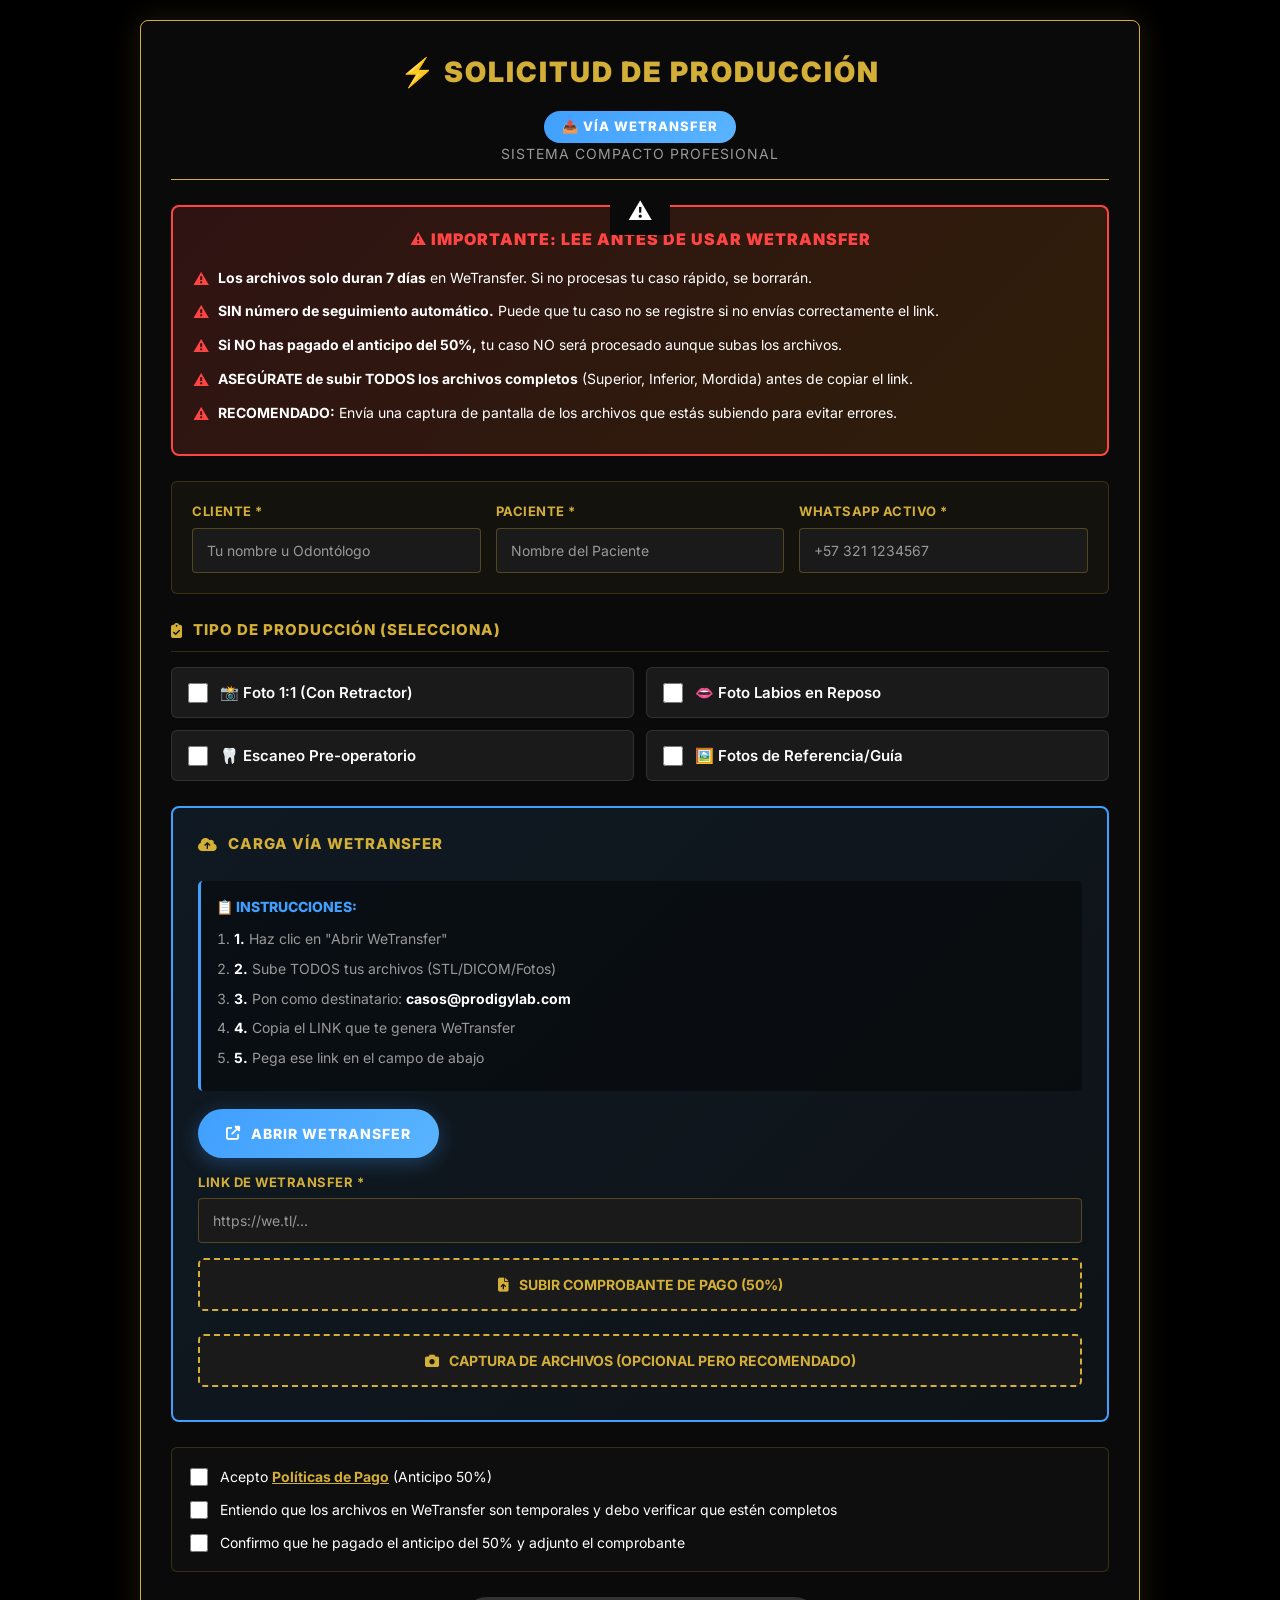
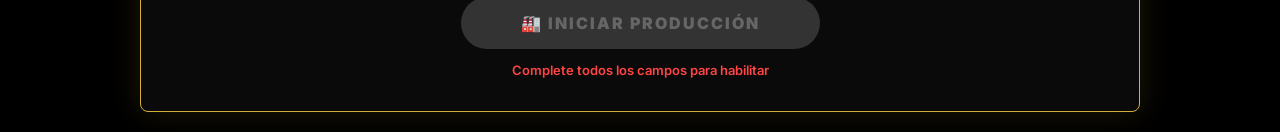
<file: enviar-produccion-wetransfer.html>
<!DOCTYPE html>
<html lang="es">
<head>
    <meta charset="UTF-8">
    <meta name="viewport" content="width=device-width, initial-scale=1.0">
    <title>Enviar Caso - WeTransfer - PRODIGY Dental Lab</title>
    <link rel="stylesheet" href="https://cdnjs.cloudflare.com/ajax/libs/font-awesome/6.4.0/css/all.min.css">
    <link href="https://fonts.googleapis.com/css2?family=Inter:wght@400;500;600;700;800;900&display=swap" rel="stylesheet">
    <style>
        * {
            margin: 0;
            padding: 0;
            box-sizing: border-box;
        }

        :root {
            --gold: #D4AF37;
            --gold-light: #F4C430;
            --bg-black: #000000;
            --bg-dark: #0a0a0a;
            --input-bg: #1a1a1a;
            --text-white: #ffffff;
            --text-gray: #999;
            --danger: #FF4444;
            --success: #00FF88;
            --wetransfer-blue: #409FFF;
        }

        body {
            font-family: 'Inter', -apple-system, BlinkMacSystemFont, sans-serif;
            background: var(--bg-black);
            color: var(--text-white);
            line-height: 1.5;
            padding: 20px;
            font-size: 15px;
        }

        .container {
            max-width: 1000px;
            margin: 0 auto;
            background: var(--bg-dark);
            border: 1px solid var(--gold);
            border-radius: 8px;
            padding: 30px;
            box-shadow: 0 0 30px rgba(212, 175, 55, 0.15);
        }

        .header {
            text-align: center;
            margin-bottom: 25px;
            padding-bottom: 15px;
            border-bottom: 1px solid var(--gold);
        }

        .header h1 {
            font-size: 28px;
            color: var(--gold);
            font-weight: 900;
            text-transform: uppercase;
            letter-spacing: 2px;
            margin-bottom: 8px;
        }

        .header p {
            color: var(--text-gray);
            font-size: 14px;
            text-transform: uppercase;
            letter-spacing: 1px;
        }

        .header .platform-badge {
            display: inline-block;
            padding: 6px 18px;
            background: linear-gradient(135deg, var(--wetransfer-blue), #5ab4ff);
            color: white;
            border-radius: 20px;
            font-size: 13px;
            font-weight: 800;
            margin-top: 10px;
            text-transform: uppercase;
            letter-spacing: 1px;
        }

        /* ADVERTENCIA CRÍTICA WETRANSFER */
        .wetransfer-warning {
            background: linear-gradient(135deg, rgba(255, 68, 68, 0.15), rgba(255, 140, 0, 0.15));
            border: 2px solid var(--danger);
            border-radius: 8px;
            padding: 20px;
            margin-bottom: 25px;
            position: relative;
        }

        .wetransfer-warning::before {
            content: '⚠️';
            position: absolute;
            top: -18px;
            left: 50%;
            transform: translateX(-50%);
            background: var(--bg-dark);
            padding: 5px 18px;
            font-size: 24px;
        }

        .wetransfer-warning h3 {
            color: var(--danger);
            font-size: 16px;
            font-weight: 900;
            text-transform: uppercase;
            margin-bottom: 15px;
            text-align: center;
            letter-spacing: 1px;
        }

        .wetransfer-warning ul {
            list-style: none;
            padding-left: 0;
        }

        .wetransfer-warning ul li {
            font-size: 14px;
            line-height: 1.7;
            margin-bottom: 10px;
            padding-left: 25px;
            position: relative;
            color: var(--text-white);
        }

        .wetransfer-warning ul li::before {
            content: '⚠';
            position: absolute;
            left: 0;
            color: var(--danger);
            font-weight: 900;
            font-size: 16px;
        }

        /* DATOS BÁSICOS */
        .datos-basicos {
            display: grid;
            grid-template-columns: repeat(3, 1fr);
            gap: 15px;
            margin-bottom: 25px;
            padding: 20px;
            background: rgba(212, 175, 55, 0.05);
            border-radius: 6px;
            border: 1px solid rgba(212, 175, 55, 0.2);
        }

        .input-group {
            display: flex;
            flex-direction: column;
        }

        .input-group label {
            font-size: 13px;
            font-weight: 700;
            color: var(--gold);
            text-transform: uppercase;
            letter-spacing: 0.5px;
            margin-bottom: 6px;
        }

        .input-group input {
            padding: 12px 14px;
            background: var(--input-bg);
            border: 1px solid rgba(212, 175, 55, 0.3);
            border-radius: 4px;
            color: var(--text-white);
            font-size: 15px;
            font-family: 'Inter', sans-serif;
            transition: all 0.2s;
        }

        .input-group input:focus {
            outline: none;
            border-color: var(--gold);
            background: rgba(212, 175, 55, 0.05);
        }

        .input-group input::placeholder {
            color: var(--text-gray);
            font-size: 14px;
        }

        /* MATRIZ DENTAL */
        .seccion-titulo {
            font-size: 15px;
            font-weight: 800;
            color: var(--gold);
            text-transform: uppercase;
            letter-spacing: 1px;
            margin-bottom: 15px;
            padding-bottom: 10px;
            border-bottom: 1px solid rgba(212, 175, 55, 0.2);
            display: flex;
            align-items: center;
            gap: 10px;
        }

        .matriz-dental {
            display: grid;
            grid-template-columns: repeat(2, 1fr);
            gap: 12px;
            margin-bottom: 25px;
        }

        .check-item {
            display: flex;
            align-items: center;
            gap: 12px;
            padding: 14px 16px;
            background: var(--input-bg);
            border: 1px solid rgba(255, 255, 255, 0.1);
            border-radius: 6px;
            cursor: pointer;
            transition: all 0.3s;
            user-select: none;
        }

        .check-item:hover {
            background: rgba(212, 175, 55, 0.05);
            border-color: rgba(212, 175, 55, 0.3);
        }

        .check-item input[type="checkbox"] {
            width: 20px;
            height: 20px;
            cursor: pointer;
            accent-color: var(--gold);
        }

        .check-item label {
            flex: 1;
            font-size: 15px;
            font-weight: 600;
            color: var(--text-white);
            cursor: pointer;
            line-height: 1.4;
        }

        .check-item.checked {
            background: rgba(212, 175, 55, 0.15);
            border-color: var(--gold);
            box-shadow: 0 0 15px rgba(212, 175, 55, 0.2);
        }

        .check-item.checked label {
            color: var(--gold);
        }

        /* SECCIÓN WETRANSFER */
        .seccion-wetransfer {
            background: linear-gradient(135deg, rgba(64, 159, 255, 0.1), rgba(90, 180, 255, 0.05));
            border: 2px solid var(--wetransfer-blue);
            border-radius: 8px;
            padding: 25px;
            margin-bottom: 25px;
        }

        .wetransfer-btn {
            display: inline-flex;
            align-items: center;
            justify-content: center;
            gap: 10px;
            padding: 14px 28px;
            background: linear-gradient(135deg, var(--wetransfer-blue), #5ab4ff);
            color: white;
            text-decoration: none;
            border-radius: 50px;
            font-size: 14px;
            font-weight: 800;
            text-transform: uppercase;
            letter-spacing: 1px;
            transition: all 0.3s;
            box-shadow: 0 5px 20px rgba(64, 159, 255, 0.3);
            margin-bottom: 15px;
        }

        .wetransfer-btn:hover {
            transform: translateY(-3px);
            box-shadow: 0 8px 30px rgba(64, 159, 255, 0.5);
        }

        .wetransfer-instructions {
            background: rgba(0, 0, 0, 0.4);
            border-left: 3px solid var(--wetransfer-blue);
            padding: 15px;
            border-radius: 5px;
            margin-bottom: 18px;
        }

        .wetransfer-instructions h4 {
            color: var(--wetransfer-blue);
            font-size: 14px;
            font-weight: 800;
            text-transform: uppercase;
            margin-bottom: 10px;
        }

        .wetransfer-instructions ol {
            margin-left: 18px;
            font-size: 14px;
            line-height: 1.7;
        }

        .wetransfer-instructions ol li {
            margin-bottom: 6px;
            color: var(--text-gray);
        }

        .wetransfer-instructions ol li strong {
            color: var(--text-white);
        }

        /* CAMPOS DE CARGA */
        .carga-grid {
            display: grid;
            grid-template-columns: 1fr;
            gap: 15px;
        }

        .file-upload-compact {
            position: relative;
        }

        .file-upload-compact input[type="file"] {
            display: none;
        }

        .file-upload-compact label {
            display: flex;
            align-items: center;
            justify-content: center;
            gap: 10px;
            padding: 14px;
            background: var(--input-bg);
            border: 2px dashed var(--gold);
            border-radius: 6px;
            cursor: pointer;
            font-size: 14px;
            font-weight: 700;
            color: var(--gold);
            text-transform: uppercase;
            transition: all 0.2s;
        }

        .file-upload-compact label:hover {
            background: rgba(212, 175, 55, 0.1);
            border-style: solid;
        }

        .file-status {
            font-size: 13px;
            color: var(--success);
            margin-top: 8px;
            text-align: center;
        }

        /* POLÍTICAS */
        .politicas-compact {
            background: rgba(255, 255, 255, 0.02);
            border: 1px solid rgba(212, 175, 55, 0.2);
            border-radius: 6px;
            padding: 18px;
            margin-bottom: 25px;
        }

        .policy-check {
            display: flex;
            align-items: flex-start;
            gap: 12px;
            margin-bottom: 12px;
        }

        .policy-check:last-child {
            margin-bottom: 0;
        }

        .policy-check input[type="checkbox"] {
            width: 18px;
            height: 18px;
            margin-top: 2px;
            cursor: pointer;
            accent-color: var(--gold);
        }

        .policy-check label {
            flex: 1;
            font-size: 14px;
            color: var(--text-white);
            cursor: pointer;
            line-height: 1.5;
        }

        .policy-check label a {
            color: var(--gold);
            text-decoration: underline;
            font-weight: 700;
        }

        /* BOTÓN DE ENVÍO */
        .submit-area {
            text-align: center;
        }

        .submit-btn {
            padding: 16px 60px;
            font-size: 16px;
            font-weight: 900;
            text-transform: uppercase;
            letter-spacing: 2px;
            border: none;
            border-radius: 50px;
            cursor: pointer;
            transition: all 0.3s;
            font-family: 'Inter', sans-serif;
        }

        .submit-btn:disabled {
            background: #333;
            color: #666;
            cursor: not-allowed;
        }

        .submit-btn:not(:disabled) {
            background: linear-gradient(135deg, var(--gold), var(--gold-light));
            color: #000;
            cursor: pointer;
        }

        .submit-btn:not(:disabled):hover {
            transform: translateY(-2px);
            box-shadow: 0 8px 25px rgba(212, 175, 55, 0.5);
        }

        .warning-text {
            display: block;
            margin-top: 12px;
            font-size: 13px;
            color: var(--danger);
            font-weight: 600;
        }

        /* RESPONSIVE */
        @media (max-width: 768px) {
            .container {
                padding: 20px;
            }

            .datos-basicos,
            .matriz-dental {
                grid-template-columns: 1fr;
            }

            .header h1 {
                font-size: 22px;
            }

            body {
                font-size: 14px;
            }
        }
    </style>
</head>
<body>
    <div class="container">
        <div class="header">
            <h1>⚡ SOLICITUD DE PRODUCCIÓN</h1>
            <span class="platform-badge">📤 VÍA WETRANSFER</span>
            <p>Sistema Compacto Profesional</p>
        </div>

        <!-- ADVERTENCIA CRÍTICA WETRANSFER -->
        <div class="wetransfer-warning">
            <h3>⚠️ IMPORTANTE: LEE ANTES DE USAR WETRANSFER</h3>
            <ul>
                <li><strong>Los archivos solo duran 7 días</strong> en WeTransfer. Si no procesas tu caso rápido, se borrarán.</li>
                <li><strong>SIN número de seguimiento automático.</strong> Puede que tu caso no se registre si no envías correctamente el link.</li>
                <li><strong>Si NO has pagado el anticipo del 50%,</strong> tu caso NO será procesado aunque subas los archivos.</li>
                <li><strong>ASEGÚRATE de subir TODOS los archivos completos</strong> (Superior, Inferior, Mordida) antes de copiar el link.</li>
                <li><strong>RECOMENDADO:</strong> Envía una captura de pantalla de los archivos que estás subiendo para evitar errores.</li>
            </ul>
        </div>

        <form id="formCaso">
            <!-- DATOS BÁSICOS -->
            <div class="datos-basicos">
                <div class="input-group">
                    <label>Cliente *</label>
                    <input type="text" id="cliente" placeholder="Tu nombre u Odontólogo" required>
                </div>

                <div class="input-group">
                    <label>Paciente *</label>
                    <input type="text" id="paciente" placeholder="Nombre del Paciente" required>
                </div>

                <div class="input-group">
                    <label>WhatsApp Activo *</label>
                    <input type="tel" id="whatsapp" placeholder="+57 321 1234567" required>
                </div>
            </div>

            <!-- MATRIZ DENTAL -->
            <div class="seccion-titulo">
                <i class="fas fa-clipboard-check"></i>
                TIPO DE PRODUCCIÓN (Selecciona)
            </div>

            <div class="matriz-dental">
                <div class="check-item" data-value="Foto 1:1 con Retractor">
                    <input type="checkbox" id="check1" value="Foto 1:1 con Retractor">
                    <label for="check1">📸 Foto 1:1 (Con Retractor)</label>
                </div>

                <div class="check-item" data-value="Foto Labios en Reposo">
                    <input type="checkbox" id="check2" value="Foto Labios en Reposo">
                    <label for="check2">👄 Foto Labios en Reposo</label>
                </div>

                <div class="check-item" data-value="Escaneo Pre-operatorio">
                    <input type="checkbox" id="check3" value="Escaneo Pre-operatorio">
                    <label for="check3">🦷 Escaneo Pre-operatorio</label>
                </div>

                <div class="check-item" data-value="Fotos de Referencia/Guía">
                    <input type="checkbox" id="check4" value="Fotos de Referencia/Guía">
                    <label for="check4">🖼️ Fotos de Referencia/Guía</label>
                </div>
            </div>

            <!-- SECCIÓN WETRANSFER -->
            <div class="seccion-wetransfer">
                <div class="seccion-titulo" style="border: none; margin-bottom: 15px;">
                    <i class="fas fa-cloud-upload-alt"></i>
                    CARGA VÍA WETRANSFER
                </div>

                <div class="wetransfer-instructions">
                    <h4>📋 INSTRUCCIONES:</h4>
                    <ol>
                        <li><strong>1.</strong> Haz clic en "Abrir WeTransfer"</li>
                        <li><strong>2.</strong> Sube TODOS tus archivos (STL/DICOM/Fotos)</li>
                        <li><strong>3.</strong> Pon como destinatario: <strong>casos@prodigylab.com</strong></li>
                        <li><strong>4.</strong> Copia el LINK que te genera WeTransfer</li>
                        <li><strong>5.</strong> Pega ese link en el campo de abajo</li>
                    </ol>
                </div>

                <a href="https://wetransfer.com/" target="_blank" class="wetransfer-btn">
                    <i class="fas fa-external-link-alt"></i>
                    ABRIR WETRANSFER
                </a>

                <div class="carga-grid">
                    <div class="input-group">
                        <label>Link de WeTransfer *</label>
                        <input type="url" 
                               id="linkArchivos" 
                               placeholder="https://we.tl/..."
                               required>
                    </div>

                    <div class="file-upload-compact">
                        <input type="file" id="comprobante" accept="image/*,application/pdf" required>
                        <label for="comprobante">
                            <i class="fas fa-file-upload"></i>
                            Subir Comprobante de Pago (50%)
                        </label>
                        <div class="file-status" id="fileStatus"></div>
                    </div>

                    <div class="file-upload-compact">
                        <input type="file" id="captura" accept="image/*">
                        <label for="captura">
                            <i class="fas fa-camera"></i>
                            Captura de Archivos (Opcional pero Recomendado)
                        </label>
                        <div class="file-status" id="capturaStatus"></div>
                    </div>
                </div>
            </div>

            <!-- POLÍTICAS -->
            <div class="politicas-compact">
                <div class="policy-check">
                    <input type="checkbox" id="policy1" required>
                    <label for="policy1">
                        Acepto <a href="terminos-y-pagos.html" target="_blank">Políticas de Pago</a> (Anticipo 50%)
                    </label>
                </div>

                <div class="policy-check">
                    <input type="checkbox" id="policy2" required>
                    <label for="policy2">
                        Entiendo que los archivos en WeTransfer son temporales y debo verificar que estén completos
                    </label>
                </div>

                <div class="policy-check">
                    <input type="checkbox" id="policy3" required>
                    <label for="policy3">
                        Confirmo que he pagado el anticipo del 50% y adjunto el comprobante
                    </label>
                </div>
            </div>

            <!-- BOTÓN DE ENVÍO -->
            <div class="submit-area">
                <button type="submit" id="submitBtn" class="submit-btn" disabled>
                    🏭 INICIAR PRODUCCIÓN
                </button>
                <span class="warning-text" id="warningMsg">Complete todos los campos para habilitar</span>
            </div>
        </form>
    </div>

    <script>
        // ELEMENTOS
        const form = document.getElementById('formCaso');
        const submitBtn = document.getElementById('submitBtn');
        const warningMsg = document.getElementById('warningMsg');
        const fileStatus = document.getElementById('fileStatus');
        const capturaStatus = document.getElementById('capturaStatus');
        const comprobante = document.getElementById('comprobante');
        const captura = document.getElementById('captura');

        const cliente = document.getElementById('cliente');
        const paciente = document.getElementById('paciente');
        const whatsapp = document.getElementById('whatsapp');
        const linkArchivos = document.getElementById('linkArchivos');
        const policy1 = document.getElementById('policy1');
        const policy2 = document.getElementById('policy2');
        const policy3 = document.getElementById('policy3');

        // CHECKBOXES CLÍNICOS
        const checkItems = document.querySelectorAll('.check-item');
        const checkboxes = document.querySelectorAll('.check-item input[type="checkbox"]');

        // EFECTO VISUAL EN CHECKS
        checkboxes.forEach((checkbox) => {
            checkbox.addEventListener('change', function() {
                const parent = this.closest('.check-item');
                if (this.checked) {
                    parent.classList.add('checked');
                } else {
                    parent.classList.remove('checked');
                }
                validarFormulario();
            });
        });

        // PREVIEW DE ARCHIVOS
        comprobante.addEventListener('change', function() {
            if (this.files.length > 0) {
                fileStatus.textContent = '✓ ' + this.files[0].name;
            } else {
                fileStatus.textContent = '';
            }
            validarFormulario();
        });

        captura.addEventListener('change', function() {
            if (this.files.length > 0) {
                capturaStatus.textContent = '✓ ' + this.files[0].name;
            } else {
                capturaStatus.textContent = '';
            }
        });

        // VALIDACIÓN EN TIEMPO REAL
        [cliente, paciente, whatsapp, linkArchivos, policy1, policy2, policy3].forEach(el => {
            el.addEventListener('input', validarFormulario);
            el.addEventListener('change', validarFormulario);
        });

        function validarFormulario() {
            const todosCampos = cliente.value && paciente.value && whatsapp.value && linkArchivos.value;
            const archivo = comprobante.files.length > 0;
            const politicas = policy1.checked && policy2.checked && policy3.checked;

            if (todosCampos && archivo && politicas) {
                submitBtn.disabled = false;
                submitBtn.textContent = '✅ ENVIAR CASO';
                warningMsg.style.display = 'none';
            } else {
                submitBtn.disabled = true;
                submitBtn.textContent = '🏭 INICIAR PRODUCCIÓN';
                warningMsg.style.display = 'block';
            }
        }

        // ENVÍO DEL FORMULARIO
        form.addEventListener('submit', function(e) {
            e.preventDefault();

            // OBTENER CHECKS MARCADOS
            const checksSeleccionados = Array.from(checkboxes)
                .filter(cb => cb.checked)
                .map(cb => cb.value)
                .join(', ');

            // GENERAR ID ÚNICO
            const casoID = 'CASO-WT-' + Date.now().toString().slice(-6);

            // VERIFICAR SI HAY CAPTURA
            const tieneCaptura = captura.files.length > 0 ? 'SÍ (adjunta en siguiente mensaje)' : 'NO';

            // CONSTRUIR MENSAJE DE WHATSAPP
            const mensaje = `💎 NUEVO CASO ${casoID}
📤 VÍA: WETRANSFER

👤 Cliente: ${cliente.value}
🦷 Paciente: ${paciente.value}
📱 WhatsApp: ${whatsapp.value}

📂 Link WeTransfer: ${linkArchivos.value}

✅ Incluye:
${checksSeleccionados || 'No especificado'}

📸 Captura de archivos: ${tieneCaptura}
💳 Comprobante de pago: Adjunto

⚠️ Nota: Archivos temporales en WeTransfer (7 días)

—
Enviado desde formulario web PRODIGY`;

            const mensajeCodificado = encodeURIComponent(mensaje);
            const numeroWhatsApp = '573219581949';

            // ABRIR WHATSAPP
            const urlWhatsApp = `https://wa.me/${numeroWhatsApp}?text=${mensajeCodificado}`;

            submitBtn.textContent = '📤 ENVIANDO...';
            submitBtn.disabled = true;

            setTimeout(() => {
                window.open(urlWhatsApp, '_blank');

                warningMsg.textContent = '✅ Caso enviado. Continúa en WhatsApp para adjuntar comprobante' + 
                                        (captura.files.length > 0 ? ' y captura de archivos.' : '.');
                warningMsg.style.color = 'var(--success)';
                warningMsg.style.display = 'block';

                setTimeout(() => {
                    form.reset();
                    checkItems.forEach(item => item.classList.remove('checked'));
                    fileStatus.textContent = '';
                    capturaStatus.textContent = '';
                    validarFormulario();
                }, 3000);
            }, 1500);
        });

        // VALIDACIÓN INICIAL
        validarFormulario();
    </script>
</body>
</html>
</file>
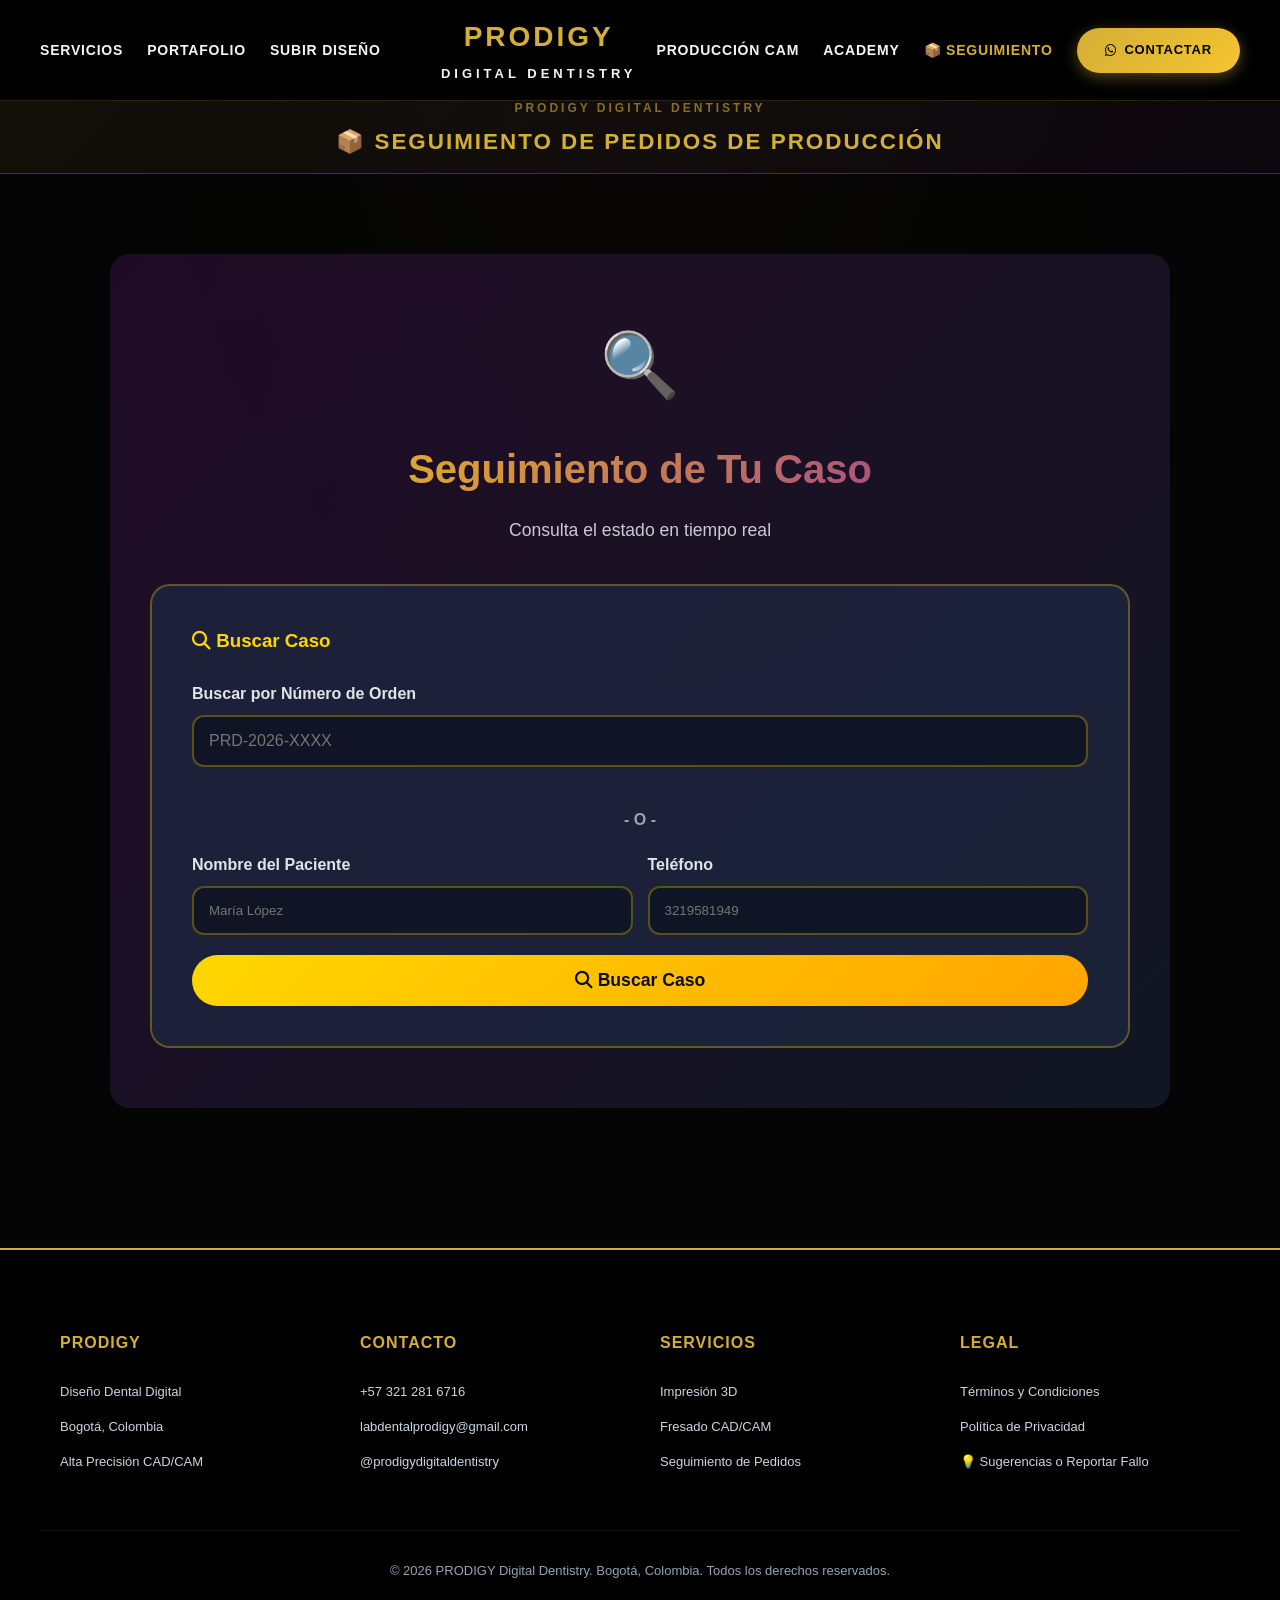
<file: seguimiento-caso.html>
<!DOCTYPE html>
<html lang="es">
<head>
    <meta charset="UTF-8">
    <meta name="viewport" content="width=device-width, initial-scale=1.0">
    <title>Seguimiento de Caso | ProDigy</title>
    <link rel="icon" href="data:image/svg+xml,<svg xmlns=%22http://www.w3.org/2000/svg%22 viewBox=%220 0 100 100%22><text y=%22.9em%22 font-size=%2290%22>💎</text></svg>">
    <link rel="stylesheet" href="https://cdnjs.cloudflare.com/ajax/libs/font-awesome/6.5.1/css/all.min.css">
    <link rel="stylesheet" href="css/styles.css">
    <link rel="stylesheet" href="css/global-nav.min.css">
    <link href="https://fonts.googleapis.com/css2?family=Poppins:wght@300;400;600;700;800&display=swap" rel="stylesheet">
    <style>
        /* ---- Seguimiento: layout responsive ---- */
        .seg-input-row {
            display: grid;
            grid-template-columns: repeat(2, 1fr);
            gap: 15px;
            margin-bottom: 20px;
        }
        @media (max-width: 480px) {
            .seg-input-row { grid-template-columns: 1fr; }
        }
        /* Overflow universal para inputs inline */
        #searchOrden, #searchNombre, #searchTelefono {
            width: 100%;
            box-sizing: border-box;
            max-width: 100%;
        }
    </style>
</head>
<body style="padding-top: 80px;">

    <nav class="navbar">
        <div class="nav-container">
            <div class="nav-left">
                <a href="index.html#servicios">SERVICIOS</a>
                <a href="index.html#portfolio">PORTAFOLIO</a>
                <a href="index.html#workflow-247">SUBIR DISEÑO</a>
            </div>
            
            <a href="index.html" class="nav-logo-box">
                <h1>PRODIGY</h1>
                <span>DIGITAL DENTISTRY</span>
            </a>
            
            <div class="nav-right">
                <a href="index.html#production">PRODUCCIÓN CAM</a>
                <a href="index.html#academy">ACADEMY</a>
                <a href="seguimiento-caso.html" style="color:#D4AF37!important;">📦 SEGUIMIENTO</a>
                <a href="https://wa.me/573212816716" class="nav-contact-btn" target="_blank">
                    <i class="fab fa-whatsapp"></i> CONTACTAR
                </a>
            </div>
        </div>
    </nav>

    <!-- TÍTULO DE PÁGINA -->
    <div style="background:linear-gradient(135deg,rgba(212,175,55,0.06),rgba(142,36,170,0.06));border-bottom:1px solid rgba(212,175,55,0.25);padding:14px 40px;text-align:center;">
        <span style="font-size:0.75rem;font-weight:700;color:rgba(212,175,55,0.6);text-transform:uppercase;letter-spacing:3px;">PRODIGY DIGITAL DENTISTRY</span>
        <h2 style="font-size:1.4rem;font-weight:800;color:#D4AF37;text-transform:uppercase;letter-spacing:2px;margin:4px 0 0;">📦 Seguimiento de Pedidos de Producción</h2>
    </div>

    <div style="max-width:1100px;margin:40px auto;padding:40px 20px;">
        
        <!-- ÁREA DE BÚSQUEDA -->
        <div style="background:linear-gradient(135deg,rgba(142,36,170,0.2),rgba(30,40,66,0.5));padding:60px 40px;border-radius:20px;margin-bottom:40px;">
            <div style="text-align:center;margin-bottom:40px;">
                <div style="font-size:4rem;margin-bottom:20px;">🔍</div>
                <h1 style="font-size:2.5rem;background:linear-gradient(135deg,#FFD700,#8E24AA);-webkit-background-clip:text;-webkit-text-fill-color:transparent;margin-bottom:15px;">
                    Seguimiento de Tu Caso
                </h1>
                <p style="color:rgba(248,250,252,0.8);font-size:1.1rem;">Consulta el estado en tiempo real</p>
            </div>

            <div style="background:rgba(30,40,66,0.7);border:2px solid rgba(255,215,0,0.3);border-radius:20px;padding:40px;">
                <h3 style="color:#FFD700;margin-bottom:25px;"><i class="fas fa-search"></i> Buscar Caso</h3>
                
                <div>
                    <label style="color:rgba(248,250,252,0.9);font-weight:600;display:block;margin-bottom:8px;">Buscar por Número de Orden</label>
                    <input type="text" id="searchOrden" placeholder="PRD-2026-XXXX" style="width:100%;padding:15px;background:rgba(10,14,26,0.6);border:2px solid rgba(255,215,0,0.3);border-radius:12px;color:white;font-size:1rem;margin-bottom:20px;">
                    
                    <div style="text-align:center;color:rgba(248,250,252,0.6);font-weight:600;margin:20px 0;">- O -</div>
                    
                    <div class="seg-input-row">
                        <div>
                            <label style="color:rgba(248,250,252,0.9);font-weight:600;display:block;margin-bottom:8px;">Nombre del Paciente</label>
                            <input type="text" id="searchNombre" placeholder="María López" style="width:100%;padding:15px;background:rgba(10,14,26,0.6);border:2px solid rgba(255,215,0,0.3);border-radius:12px;color:white;">
                        </div>
                        <div>
                            <label style="color:rgba(248,250,252,0.9);font-weight:600;display:block;margin-bottom:8px;">Teléfono</label>
                            <input type="tel" id="searchTelefono" placeholder="3219581949" style="width:100%;padding:15px;background:rgba(10,14,26,0.6);border:2px solid rgba(255,215,0,0.3);border-radius:12px;color:white;">
                        </div>
                    </div>
                </div>
                
                <button onclick="buscarCaso()" style="width:100%;padding:15px;background:linear-gradient(135deg,#FFD700,#FFA500);color:#0a0e1a;border:none;border-radius:50px;font-size:1.1rem;font-weight:700;cursor:pointer;">
                    <i class="fas fa-search"></i> Buscar Caso
                </button>
            </div>
        </div>

        <!-- RESULTADO -->
        <div id="resultado" style="display:none;background:linear-gradient(135deg,rgba(30,40,66,0.5),rgba(142,36,170,0.1));padding:40px;border-radius:20px;border:2px solid rgba(255,215,0,0.3);">
            
            <!-- ENCABEZADO -->
            <div style="display:flex;justify-content:space-between;align-items:center;margin-bottom:30px;flex-wrap:wrap;gap:20px;">
                <div>
                    <h2 style="color:#FFD700;margin-bottom:5px;">Caso de: <span id="nombrePacienteDisplay"></span></h2>
                    <p style="color:rgba(248,250,252,0.7);font-size:0.9rem;">Orden: <span id="ordenDisplay" style="color:#8E24AA;font-weight:700;"></span></p>
                    <p style="color:rgba(248,250,252,0.6);font-size:0.85rem;margin-top:5px;">
                        <i class="fas fa-shield-alt"></i> Datos protegidos por Ley 1581 (Habeas Data)
                    </p>
                </div>
                <div id="estadoBadge" style="padding:12px 25px;border-radius:25px;font-weight:700;font-size:1.1rem;"></div>
            </div>

            <!-- BARRA DE PROGRESO -->
            <div style="background:rgba(10,14,26,0.4);border:2px solid rgba(142,36,170,0.3);border-radius:15px;padding:30px;margin-bottom:30px;">
                <h3 style="color:#8E24AA;margin-bottom:20px;"><i class="fas fa-tasks"></i> Estado de Producción</h3>
                
                <div style="position:relative;background:rgba(10,14,26,0.6);height:8px;border-radius:10px;margin:30px 0;overflow:hidden;">
                    <div id="barraProgreso" style="height:100%;background:linear-gradient(90deg,#8E24AA,#FFD700);border-radius:10px;transition:width 0.5s;width:0%;"></div>
                </div>
                
                <div style="display:flex;justify-content:space-between;margin-top:40px;" id="pasos">
                    <div class="paso" data-estado="Recibido" style="flex:1;text-align:center;">
                        <div style="width:50px;height:50px;border-radius:50%;background:rgba(10,14,26,0.8);border:3px solid rgba(142,36,170,0.5);display:flex;align-items:center;justify-content:center;margin:0 auto 15px;font-size:1.5rem;">📥</div>
                        <p style="color:rgba(248,250,252,0.8);font-size:0.85rem;font-weight:600;">Recibido</p>
                    </div>
                    <div class="paso" data-estado="En Diseño" style="flex:1;text-align:center;">
                        <div style="width:50px;height:50px;border-radius:50%;background:rgba(10,14,26,0.8);border:3px solid rgba(142,36,170,0.5);display:flex;align-items:center;justify-content:center;margin:0 auto 15px;font-size:1.5rem;">🎨</div>
                        <p style="color:rgba(248,250,252,0.8);font-size:0.85rem;font-weight:600;">En Diseño</p>
                    </div>
                    <div class="paso" data-estado="En Impresión/Fresado" style="flex:1;text-align:center;">
                        <div style="width:50px;height:50px;border-radius:50%;background:rgba(10,14,26,0.8);border:3px solid rgba(142,36,170,0.5);display:flex;align-items:center;justify-content:center;margin:0 auto 15px;font-size:1.5rem;">🖨️</div>
                        <p style="color:rgba(248,250,252,0.8);font-size:0.85rem;font-weight:600;">En Producción</p>
                    </div>
                    <div class="paso" data-estado="Control de Calidad" style="flex:1;text-align:center;">
                        <div style="width:50px;height:50px;border-radius:50%;background:rgba(10,14,26,0.8);border:3px solid rgba(142,36,170,0.5);display:flex;align-items:center;justify-content:center;margin:0 auto 15px;font-size:1.5rem;">✓</div>
                        <p style="color:rgba(248,250,252,0.8);font-size:0.85rem;font-weight:600;">Control de Calidad</p>
                    </div>
                    <div class="paso" data-estado="Listo para Entrega" style="flex:1;text-align:center;">
                        <div style="width:50px;height:50px;border-radius:50%;background:rgba(10,14,26,0.8);border:3px solid rgba(142,36,170,0.5);display:flex;align-items:center;justify-content:center;margin:0 auto 15px;font-size:1.5rem;">🎉</div>
                        <p style="color:rgba(248,250,252,0.8);font-size:0.85rem;font-weight:600;">Listo</p>
                    </div>
                </div>
            </div>

            <!-- DETALLES -->
            <div style="background:rgba(10,14,26,0.4);border:2px solid rgba(255,215,0,0.3);border-radius:15px;padding:30px;margin-bottom:30px;">
                <h3 style="color:#FFD700;margin-bottom:25px;"><i class="fas fa-info-circle"></i> Detalles del Caso</h3>
                <div id="detalles" style="display:grid;grid-template-columns:repeat(auto-fit,minmax(200px,1fr));gap:20px;"></div>
            </div>

            <!-- ZONA DE DESCARGAS (solo si está listo) -->
            <div id="zonaDescargas" style="display:none;background:rgba(76,175,80,0.1);border:2px solid rgba(76,175,80,0.3);border-radius:15px;padding:30px;margin-bottom:30px;">
                <h3 style="color:#4CAF50;margin-bottom:25px;"><i class="fas fa-download"></i> Archivos Disponibles</h3>
                <div style="display:grid;grid-template-columns:repeat(auto-fit,minmax(250px,1fr));gap:20px;">
                    <div style="background:rgba(10,14,26,0.6);border:2px solid rgba(76,175,80,0.3);border-radius:15px;padding:25px;text-align:center;">
                        <i class="fas fa-cube" style="font-size:2.5rem;color:#4CAF50;margin-bottom:15px;"></i>
                        <h4 style="color:#4CAF50;margin-bottom:10px;">STL Final</h4>
                        <p style="color:rgba(248,250,252,0.7);font-size:0.9rem;margin-bottom:15px;">Archivo de diseño</p>
                        <a href="#" onclick="descargar('stl'); return false;" style="display:inline-block;padding:12px 25px;background:linear-gradient(135deg,#4CAF50,#2E7D32);color:white;text-decoration:none;border-radius:50px;font-weight:700;">
                            <i class="fas fa-download"></i> Descargar
                        </a>
                    </div>
                    <div style="background:rgba(10,14,26,0.6);border:2px solid rgba(76,175,80,0.3);border-radius:15px;padding:25px;text-align:center;">
                        <i class="fas fa-file-pdf" style="font-size:2.5rem;color:#4CAF50;margin-bottom:15px;"></i>
                        <h4 style="color:#4CAF50;margin-bottom:10px;">Reporte de Diseño</h4>
                        <p style="color:rgba(248,250,252,0.7);font-size:0.9rem;margin-bottom:15px;">Especificaciones</p>
                        <a href="#" onclick="descargar('reporte'); return false;" style="display:inline-block;padding:12px 25px;background:linear-gradient(135deg,#4CAF50,#2E7D32);color:white;text-decoration:none;border-radius:50px;font-weight:700;">
                            <i class="fas fa-download"></i> Descargar
                        </a>
                    </div>
                    <div style="background:rgba(10,14,26,0.6);border:2px solid rgba(76,175,80,0.3);border-radius:15px;padding:25px;text-align:center;">
                        <i class="fas fa-receipt" style="font-size:2.5rem;color:#4CAF50;margin-bottom:15px;"></i>
                        <h4 style="color:#4CAF50;margin-bottom:10px;">Factura</h4>
                        <p style="color:rgba(248,250,252,0.7);font-size:0.9rem;margin-bottom:15px;">Comprobante</p>
                        <a href="#" onclick="descargar('factura'); return false;" style="display:inline-block;padding:12px 25px;background:linear-gradient(135deg,#4CAF50,#2E7D32);color:white;text-decoration:none;border-radius:50px;font-weight:700;">
                            <i class="fas fa-download"></i> Descargar
                        </a>
                    </div>
                </div>
            </div>

            <!-- BOTÓN WHATSAPP -->
            <div style="text-align:center;">
                <a href="#" onclick="activarNotificaciones(); return false;" style="display:inline-block;padding:15px 40px;background:linear-gradient(135deg,#25D366,#128C7E);color:white;text-decoration:none;border-radius:50px;font-weight:700;font-size:1.1rem;">
                    <i class="fab fa-whatsapp"></i> Recibir Aviso de Avance por WhatsApp
                </a>
            </div>
        </div>

        <!-- NO ENCONTRADO -->
        <div id="noEncontrado" style="display:none;text-align:center;padding:60px 40px;background:rgba(244,67,54,0.1);border:2px solid rgba(244,67,54,0.3);border-radius:20px;">
            <div style="font-size:4rem;margin-bottom:20px;">❌</div>
            <h3 style="color:#F44336;margin-bottom:15px;">Caso No Encontrado</h3>
            <p style="color:rgba(248,250,252,0.8);margin-bottom:25px;">Verifica el número de orden o datos del paciente</p>
            <button onclick="location.reload()" style="padding:12px 30px;background:linear-gradient(135deg,#FFD700,#FFA500);color:#0a0e1a;border:none;border-radius:30px;font-weight:700;cursor:pointer;">Buscar Otro Caso</button>
        </div>
    </div>

    <script>
        const ESTADOS = {
            'Recibido': { color: '#2196F3', bg: 'rgba(33,150,243,0.2)', progress: 0 },
            'En Diseño': { color: '#9C27B0', bg: 'rgba(156,39,176,0.2)', progress: 25 },
            'En Impresión/Fresado': { color: '#FF9800', bg: 'rgba(255,152,0,0.2)', progress: 50 },
            'Control de Calidad': { color: '#00BCD4', bg: 'rgba(0,188,212,0.2)', progress: 75 },
            'Listo para Entrega': { color: '#4CAF50', bg: 'rgba(76,175,80,0.2)', progress: 100 }
        };

        function buscarCaso() {
            const orden = document.getElementById('searchOrden').value.trim().toUpperCase();
            const nombre = document.getElementById('searchNombre').value.trim().toLowerCase();
            const telefono = document.getElementById('searchTelefono').value.trim();
            
            const ordenes = JSON.parse(localStorage.getItem('ordenes') || '[]');
            let encontrado = null;
            
            if (orden) {
                encontrado = ordenes.find(o => o.numeroOrden === orden);
            } else if (nombre && telefono) {
                encontrado = ordenes.find(o => 
                    o.nombrePaciente.toLowerCase().includes(nombre) && 
                    o.telefono.includes(telefono)
                );
            }
            
            if (encontrado) {
                mostrarCaso(encontrado);
            } else {
                document.getElementById('resultado').style.display = 'none';
                document.getElementById('noEncontrado').style.display = 'block';
            }
        }

        function mostrarCaso(caso) {
            document.getElementById('noEncontrado').style.display = 'none';
            document.getElementById('resultado').style.display = 'block';
            
            // PROTECCIÓN LEY 1581 - Ocultar parcialmente nombre
            const partes = caso.nombrePaciente.split(' ');
            const nombreProtegido = partes.map(p => p.substring(0, 2) + '•'.repeat(Math.max(p.length - 2, 0))).join(' ');
            
            document.getElementById('nombrePacienteDisplay').textContent = nombreProtegido;
            document.getElementById('ordenDisplay').textContent = caso.numeroOrden;
            
            // Estado actual
            const estado = caso.estado || 'Recibido';
            const estadoInfo = ESTADOS[estado];
            
            const badge = document.getElementById('estadoBadge');
            badge.style.background = estadoInfo.bg;
            badge.style.color = estadoInfo.color;
            badge.style.border = `2px solid ${estadoInfo.color}`;
            badge.textContent = estado;
            
            // Barra de progreso
            document.getElementById('barraProgreso').style.width = estadoInfo.progress + '%';
            
            // Actualizar pasos
            const estadosOrden = Object.keys(ESTADOS);
            const estadoActualIndex = estadosOrden.indexOf(estado);
            
            document.querySelectorAll('.paso').forEach((paso, index) => {
                const circulo = paso.querySelector('div');
                if (index < estadoActualIndex) {
                    circulo.style.background = 'linear-gradient(135deg,#4CAF50,#2E7D32)';
                    circulo.style.borderColor = '#4CAF50';
                } else if (index === estadoActualIndex) {
                    circulo.style.background = 'linear-gradient(135deg,#8E24AA,#6A1B9A)';
                    circulo.style.borderColor = '#FFD700';
                    circulo.style.boxShadow = '0 0 20px rgba(255,215,0,0.5)';
                    circulo.style.transform = 'scale(1.2)';
                }
            });
            
            // Detalles
            document.getElementById('detalles').innerHTML = `
                <div><p style="color:rgba(248,250,252,0.6);font-size:0.85rem;margin-bottom:5px;">Servicio</p><p style="color:white;font-weight:600;">${caso.tipoServicio}</p></div>
                <div><p style="color:rgba(248,250,252,0.6);font-size:0.85rem;margin-bottom:5px;">Tipo de Caso</p><p style="color:white;font-weight:600;">${caso.tipoCaso}</p></div>
                <div><p style="color:rgba(248,250,252,0.6);font-size:0.85rem;margin-bottom:5px;">Material</p><p style="color:white;font-weight:600;">${caso.material}</p></div>
                <div><p style="color:rgba(248,250,252,0.6);font-size:0.85rem;margin-bottom:5px;">Shade</p><p style="color:white;font-weight:600;">${caso.shade}</p></div>
                <div><p style="color:rgba(248,250,252,0.6);font-size:0.85rem;margin-bottom:5px;">Entrega</p><p style="color:white;font-weight:600;">${new Date(caso.fechaEntrega).toLocaleDateString('es-ES')}</p></div>
                <div><p style="color:rgba(248,250,252,0.6);font-size:0.85rem;margin-bottom:5px;">Doctor</p><p style="color:white;font-weight:600;">${caso.nombreDoctor}</p></div>
            `;
            
            // Mostrar descargas si está listo
            document.getElementById('zonaDescargas').style.display = 
                estado === 'Listo para Entrega' ? 'block' : 'none';
            
            document.getElementById('resultado').scrollIntoView({ behavior: 'smooth' });
        }

        function descargar(tipo) {
            const msgs = {
                stl: 'Descargando archivo STL...',
                reporte: 'Descargando reporte de diseño...',
                factura: 'Descargando factura...'
            };
            alert(msgs[tipo] + '\n\n(En producción, esto iniciaría la descarga real)');
        }

        function activarNotificaciones() {
            const orden = document.getElementById('ordenDisplay').textContent;
            const msg = `Hola, quiero recibir notificaciones de mi caso ${orden} por WhatsApp`;
            window.open(`https://wa.me/573219581949?text=${encodeURIComponent(msg)}`, '_blank');
        }
    </script>

    <!-- FOOTER GLOBAL PRODIGY -->
    <footer class="prodigy-global-footer">
        <div class="footer-grid">
            <div class="footer-col">
                <h4>PRODIGY</h4>
                <ul>
                    <li>Diseño Dental Digital</li>
                    <li>Bogotá, Colombia</li>
                    <li>Alta Precisión CAD/CAM</li>
                </ul>
            </div>
            <div class="footer-col">
                <h4>CONTACTO</h4>
                <ul>
                    <li><a href="tel:+573212816716">+57 321 281 6716</a></li>
                    <li><a href="mailto:labdentalprodigy@gmail.com">labdentalprodigy@gmail.com</a></li>
                    <li><a href="https://instagram.com/prodigydigitaldentistry" target="_blank">@prodigydigitaldentistry</a></li>
                </ul>
            </div>
            <div class="footer-col">
                <h4>SERVICIOS</h4>
                <ul>
                    <li><a href="flujo-impresion.html">Impresión 3D</a></li>
                    <li><a href="flujo-fresado.html">Fresado CAD/CAM</a></li>
                    <li><a href="seguimiento-caso.html">Seguimiento de Pedidos</a></li>
                </ul>
            </div>
            <div class="footer-col">
                <h4>LEGAL</h4>
                <ul>
                    <li><a href="terminos-y-legal.html">Términos y Condiciones</a></li>
                    <li><a href="terminos-y-legal.html#privacidad">Política de Privacidad</a></li>
                    <li><a href="https://wa.me/573212816716?text=Hola%20equipo%20Prodigy.%20Tengo%20una%20sugerencia%2Freporte%20sobre%20la%20p%C3%A1gina%20web%3A" target="_blank" rel="noopener noreferrer">💡 Sugerencias o Reportar Fallo</a></li>
                </ul>
            </div>
        </div>
        <div class="footer-copyright">
            <p>© 2026 PRODIGY Digital Dentistry. Bogotá, Colombia. Todos los derechos reservados.</p>
        </div>
    </footer>

</body>
</html>
</file>
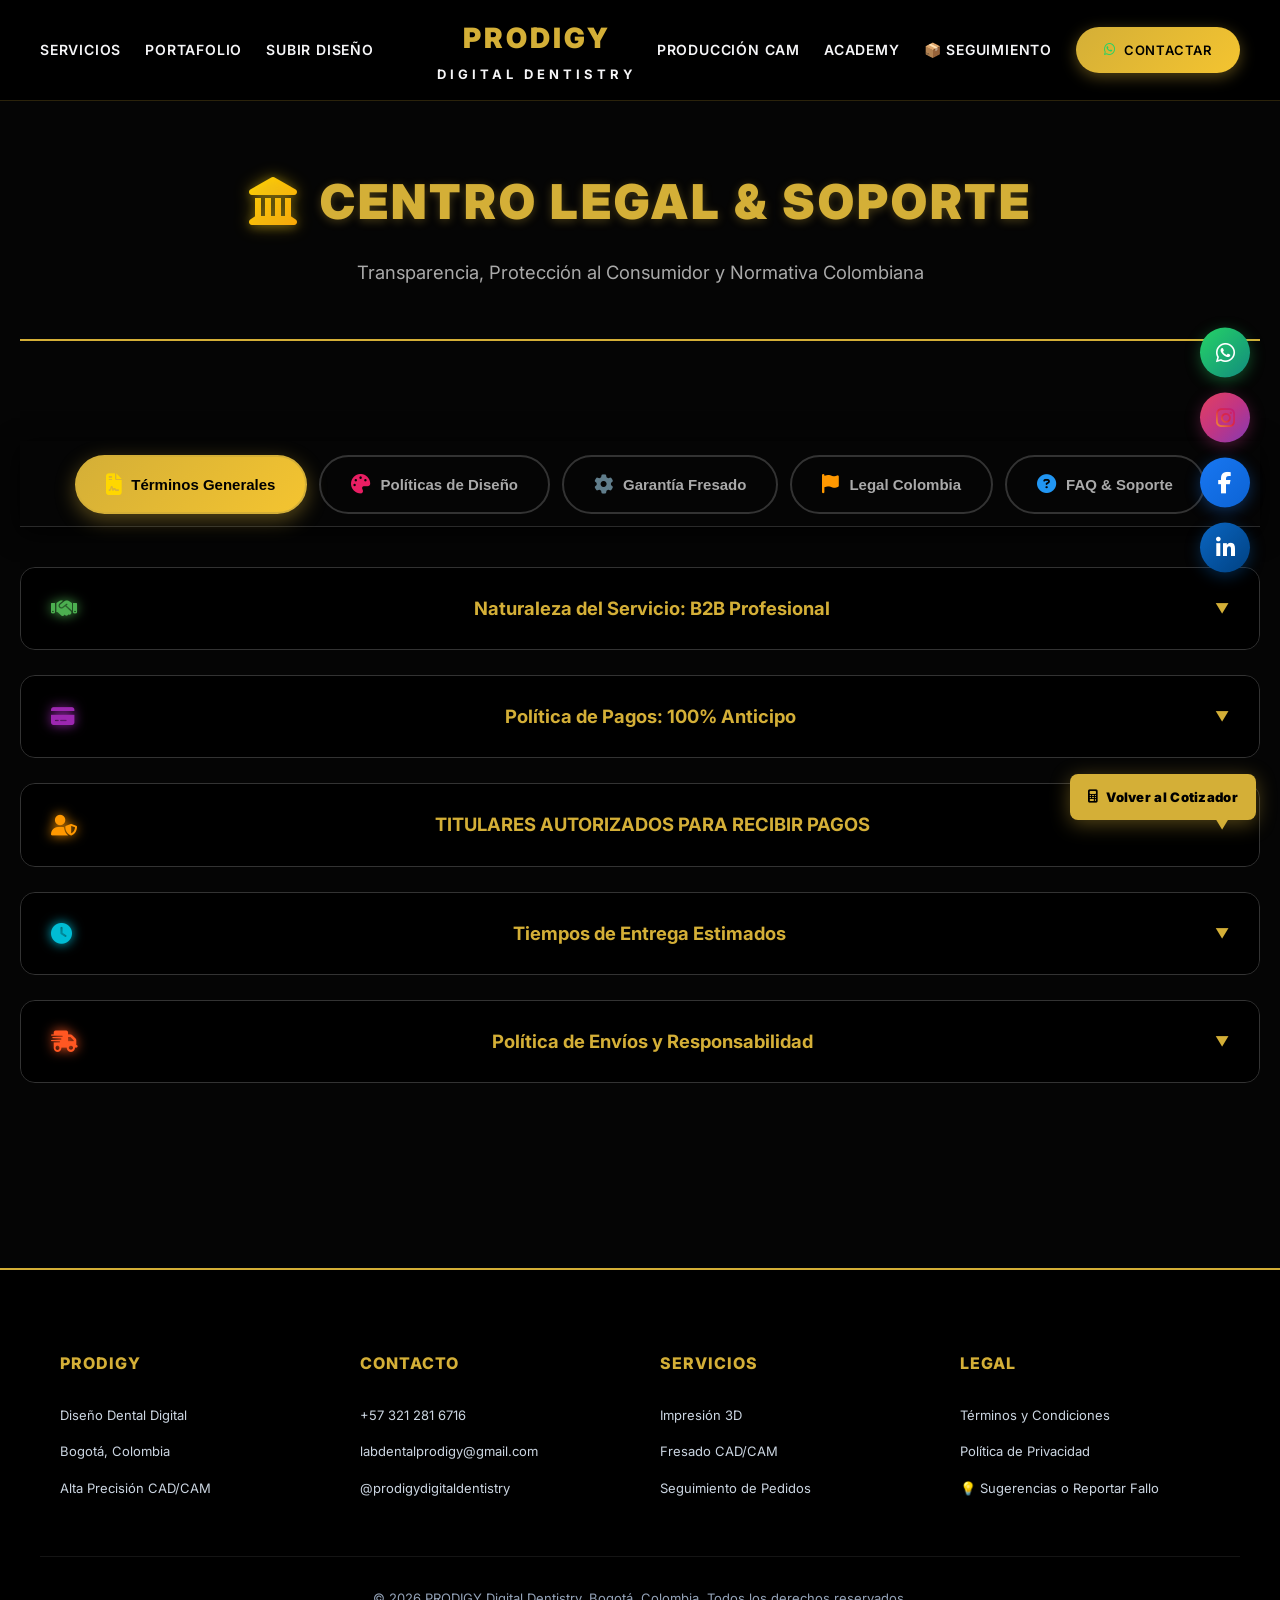
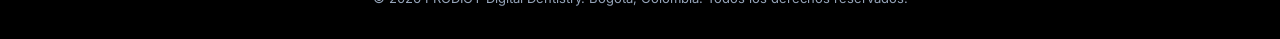
<file: terminos-y-legal.html>
<!DOCTYPE html>
<html lang="es">
<head>
    <meta charset="UTF-8">
    <meta name="viewport" content="width=device-width, initial-scale=1.0">
    <title>Centro Legal & Soporte | PRODIGY</title>
    <link rel="icon" href="data:image/svg+xml,<svg xmlns=%22http://www.w3.org/2000/svg%22 viewBox=%220 0 100 100%22><text y=%22.9em%22 font-size=%2290%22>💎</text></svg>">
    <link href="https://fonts.googleapis.com/css2?family=Inter:wght@300;400;600;700;900&display=swap" rel="stylesheet">
    <link rel="stylesheet" href="https://cdnjs.cloudflare.com/ajax/libs/font-awesome/6.5.1/css/all.min.css">
    <link rel="stylesheet" href="css/global-nav.min.css">
    <style>
        * { margin: 0; padding: 0; box-sizing: border-box; }
        
        :root {
            --gold: #D4AF37;
            --bg-black: #050505;
        }
        
        body {
            font-family: 'Inter', sans-serif;
            background: var(--bg-black);
            color: #e8e8e8;
            line-height: 1.7;
            padding-top: 82px; /* [FIX] Altura real del navbar (15px top/bottom padding + logo 2 líneas) */
            -webkit-font-smoothing: antialiased;
            -moz-osx-font-smoothing: grayscale;
            text-rendering: optimizeLegibility;
            font-feature-settings: "kern" 1;
            font-kerning: normal;
        }
        
        .container { 
            max-width: 1400px; 
            margin: 0 auto;
            padding: 0 20px 100px 20px;
            transform: translateZ(0);
            backface-visibility: hidden;
        }

        /* Wrapper del header: ocupa ancho completo, fondo negro */
        .page-header-wrapper {
            background: var(--bg-black);
            width: 100%;
        }
        
        .header {
            text-align: center;
            padding: 60px 0 50px;   /* Espacio generoso: arriba del título y abajo */
            border-bottom: 2px solid var(--gold);
            margin-bottom: 0;
        }
        
        .header h1 {
            font-size: 3rem;
            font-weight: 900;
            color: var(--gold);
            margin-bottom: 15px;
            letter-spacing: 3px;
            display: flex;
            align-items: center;
            justify-content: center;
            gap: 20px;
            text-shadow: 0 2px 10px rgba(212,175,55,0.3);
        }
        
        .header h1 i {
            background: linear-gradient(135deg, #FFD700 0%, #FFA500 100%);
            -webkit-background-clip: text;
            -webkit-text-fill-color: transparent;
            background-clip: text;
            filter: drop-shadow(0 0 8px rgba(255,215,0,0.4));
        }
        
        .header p { font-size: 1.15rem; color: #aaa; }
        
        .tabs-container {
            display: flex;
            gap: 12px;
            margin-bottom: 40px;
            flex-wrap: wrap;
            justify-content: center;
            /* STICKY: se pega justo debajo del navbar al hacer scroll.
               top se sobreescribe por JS con la altura real del navbar.
               Valor CSS = fallback seguro si JS no cargó. */
            position: sticky;
            top: 82px;
            z-index: 9998;
            background: var(--bg-black);
            padding: 14px 10px 12px;
            border-bottom: 1px solid #2a2a2a;
            box-shadow: 0 6px 24px rgba(0,0,0,0.95);
            /* El sticky funciona porque .container NO tiene overflow hidden/auto */
        }
        
        .tab-button {
            padding: 18px 30px;
            background: transparent;
            border: 2px solid #333;
            border-radius: 50px;
            color: #aaa;
            font-weight: 600;
            font-size: 15px;
            cursor: pointer;
            transition: all 0.3s ease;
            display: flex;
            align-items: center;
            gap: 10px;
            -webkit-font-smoothing: antialiased;
            text-rendering: optimizeLegibility;
        }
        
        .tab-button i {
            font-size: 1.2rem;
            transition: transform 0.3s ease;
        }
        
        .tab-button:hover { 
            border-color: var(--gold); 
            color: var(--gold);
            transform: translateY(-2px);
            box-shadow: 0 4px 15px rgba(212,175,55,0.2);
        }
        
        .tab-button.active { 
            background: linear-gradient(135deg, var(--gold) 0%, #F4C430 100%);
            color: #000; 
            border-color: var(--gold); 
            font-weight: 700;
            box-shadow: 0 6px 20px rgba(212,175,55,0.4);
        }
        
        .tab-button.active i {
            transform: scale(1.1);
        }
        
        .tab-content { display: none; }
        .tab-content.active { display: block; }
        
        details {
            background: #000000;
            border: 1px solid #333;
            border-radius: 15px;
            margin-bottom: 25px;
            overflow: hidden;
            transition: all 0.3s ease;
        }
        
        details[open] { border-color: var(--gold); box-shadow: 0 0 25px rgba(212,175,55,0.15); }
        
        summary {
            padding: 25px 30px;
            cursor: pointer;
            list-style: none;
            display: flex;
            justify-content: space-between;
            align-items: center;
            font-weight: 700;
            font-size: 1.15rem;
            color: var(--gold);
            background: rgba(0,0,0,0.5);
            user-select: none;
            transition: all 0.3s ease;
            -webkit-font-smoothing: antialiased;
            text-rendering: optimizeLegibility;
        }
        
        summary i {
            margin-right: 12px;
            font-size: 1.3rem;
            filter: drop-shadow(0 0 6px currentColor);
        }
        
        summary:hover { background: rgba(212, 175, 55, 0.12); }
        summary::after { content: '▼'; font-size: 0.85rem; color: var(--gold); transition: transform 0.3s ease; }
        details[open] summary::after { transform: rotate(180deg); }
        
        .accordion-content {
            padding: 35px 40px;
            color: #d4d4d4;
            background: #0a0a0a;
            font-size: 1.05rem;
            -webkit-font-smoothing: antialiased;
            text-rendering: optimizeLegibility;
        }
        
        .accordion-content h3 {
            color: #fff;
            font-size: 1.4rem;
            margin: 30px 0 18px 0;
            font-weight: 800;
            display: flex;
            align-items: center;
            gap: 12px;
            text-shadow: 0 1px 3px rgba(0,0,0,0.5);
        }
        
        .accordion-content h3 i {
            font-size: 1.5rem;
        }
        
        /* ICONOS A COLOR */
        .fa-handshake { color: #4CAF50; }
        .fa-building { color: #2196F3; }
        .fa-credit-card { color: #9C27B0; }
        .fa-user-shield { color: #FF9800; }
        .fa-clock { color: #00BCD4; }
        .fa-shipping-fast { color: #FF5722; }
        .fa-pencil-ruler { color: #E91E63; }
        .fa-stamp { color: #F44336; }
        .fa-redo { color: #3F51B5; }
        .fa-sync-alt { color: #009688; }
        .fa-stopwatch { color: #FF5722; }
        .fa-check-double { color: #4CAF50; }
        .fa-ban { color: #F44336; }
        .fa-clipboard-list { color: #607D8B; }
        .fa-gem { color: #9C27B0; }
        .fa-shield-alt { color: #2196F3; }
        .fa-camera { color: #E91E63; }
        .fa-balance-scale { color: #795548; }
        .fa-sync { color: #00BCD4; }
        .fa-upload { color: #4CAF50; }
        .fa-times-circle { color: #F44336; }
        .fa-file-contract { color: #FFD700; }
        .fa-palette { color: #E91E63; }
        .fa-cog { color: #607D8B; }
        .fa-flag { color: #FF9800; }
        .fa-question-circle { color: #2196F3; }
        .fa-exclamation-triangle { color: #FFC107; }
        .fa-info-circle { color: #2196F3; }
        .fa-check-circle { color: #4CAF50; }
        .fa-landmark { color: #FFD700; }
        .fa-user-tie { color: #2196F3; }
        .fa-user { color: #9C27B0; }
        .fa-exclamation-circle { color: #F44336; }
        .fa-list-ol { color: #00BCD4; }
        .fa-wrench { color: #FF9800; }
        .fa-file-excel { color: #F44336; }
        .fa-tooth { color: #fff; }
        .fa-flask { color: #E91E63; }
        .fa-cube { color: #9C27B0; }
        .fa-database { color: #2196F3; }
        .fa-lock { color: #4CAF50; }
        .fa-gavel { color: #795548; }
        .fa-comments { color: #00BCD4; }
        .fa-bell { color: #FF9800; }
        .fa-headset { color: #4CAF50; }
        .fa-whatsapp { color: #25D366; }
        .fa-envelope { color: #EA4335; }
        .fa-instagram { 
            background: linear-gradient(45deg, #f09433 0%,#e6683c 25%,#dc2743 50%,#cc2366 75%,#bc1888 100%);
            -webkit-background-clip: text;
            -webkit-text-fill-color: transparent;
        }
        .fa-map-marker-alt { color: #4CAF50; }
        .fa-truck { color: #FF9800; }
        .fa-alarm-clock { color: #F44336; }
        .fa-arrow-right { color: #FFD700; }
        .fa-clipboard-check { color: #4CAF50; }
        .fa-dollar-sign { color: #4CAF50; }
        .fa-percent { color: #FF9800; }
        .fa-gift { color: #E91E63; }
        .fa-user-md { color: #2196F3; }
        .fa-paper-plane { color: #00BCD4; }
        .fa-file-alt { color: #607D8B; }
        .fa-pencil-alt { color: #9C27B0; }
        .fa-file-upload { color: #4CAF50; }
        
        .accordion-content h3:first-child { margin-top: 0; }
        
        .accordion-content p { 
            margin-bottom: 18px; 
            line-height: 1.85;
            -webkit-font-smoothing: antialiased;
            text-rendering: optimizeLegibility;
        }
        .accordion-content ul { margin-left: 25px; margin-bottom: 20px; }
        .accordion-content li { 
            margin-bottom: 12px; 
            line-height: 1.85;
            -webkit-font-smoothing: antialiased;
        }
        .accordion-content ol { margin-left: 25px; margin-bottom: 20px; }
        .accordion-content ol li { 
            margin-bottom: 12px;
            -webkit-font-smoothing: antialiased;
        }
        
        .alert-box {
            background: linear-gradient(135deg, rgba(244, 67, 54, 0.15) 0%, rgba(244, 67, 54, 0.08) 100%);
            border-left: 5px solid #F44336;
            padding: 25px;
            border-radius: 12px;
            margin: 25px 0;
        }
        
        .alert-box h4 { color: #F44336; margin-bottom: 15px; font-weight: 800; font-size: 1.2rem; }
        
        .info-box {
            background: linear-gradient(135deg, rgba(255, 193, 7, 0.12) 0%, rgba(255, 193, 7, 0.05) 100%);
            border-left: 5px solid #FFC107;
            padding: 25px;
            border-radius: 12px;
            margin: 25px 0;
        }
        
        .info-box h4 { color: #FFC107; margin-bottom: 15px; font-weight: 800; font-size: 1.2rem; }
        
        .success-box {
            background: linear-gradient(135deg, rgba(76, 175, 80, 0.12) 0%, rgba(76, 175, 80, 0.05) 100%);
            border-left: 5px solid #4CAF50;
            padding: 25px;
            border-radius: 12px;
            margin: 25px 0;
        }
        
        .success-box h4 { color: #4CAF50; margin-bottom: 15px; font-weight: 800; font-size: 1.2rem; }
        
        .titular-card {
            background: linear-gradient(135deg, rgba(0,0,0,0.8) 0%, rgba(20,20,20,0.9) 100%);
            border: 2px solid var(--gold);
            border-radius: 12px;
            padding: 20px;
            margin-bottom: 18px;
            box-shadow: 0 4px 15px rgba(212,175,55,0.15);
            transition: all 0.3s ease;
        }
        
        .titular-card:hover {
            transform: translateY(-3px);
            box-shadow: 0 8px 25px rgba(212,175,55,0.25);
        }
        
        .titular-card h4 { 
            color: var(--gold); 
            font-size: 1.2rem; 
            margin-bottom: 12px; 
            display: flex; 
            align-items: center; 
            gap: 10px;
            text-shadow: 0 2px 8px rgba(212,175,55,0.3);
        }
        .titular-card p { 
            color: #fff; 
            margin-bottom: 8px; 
            font-size: 1.05rem;
            -webkit-font-smoothing: antialiased;
        }
        .titular-card ul { margin-left: 20px; margin-top: 12px; }
        .titular-card li { 
            font-size: 1.05rem;
            -webkit-font-smoothing: antialiased;
        }
        
        .footer {
            margin-top: 100px;
            padding-top: 40px;
            border-top: 2px solid #333;
            text-align: center;
            color: #666;
        }
        
        .footer a { color: var(--gold); text-decoration: none; margin: 0 15px; font-size: 1.05rem; }
        .footer a:hover { text-decoration: underline; }
        
        /* ==================== NAVBAR (copiado de página principal) ==================== */
        .navbar {
            position: fixed;
            top: 0;
            left: 0;
            right: 0;
            width: 100%;
            background: rgba(0, 0, 0, 0.95);
            backdrop-filter: blur(20px);
            -webkit-backdrop-filter: blur(20px);
            z-index: 10000;
            border-bottom: 1px solid rgba(212, 175, 55, 0.2);
            padding: 15px 0;
        }
        .nav-container {
            max-width: 1400px;
            margin: 0 auto;
            display: grid;
            grid-template-columns: 1fr auto 1fr;
            align-items: center;
            padding: 0 40px;
            gap: 20px;
        }
        .nav-left, .nav-right { display: flex; gap: 24px; flex-wrap: nowrap; }
        .nav-left { justify-content: flex-start; }
        .nav-right { justify-content: flex-end; align-items: center; }
        .nav-left a, .nav-right a {
            color: #f5f5f7;
            text-decoration: none;
            font-size: 14px;
            font-weight: 600;
            text-transform: uppercase;
            letter-spacing: 0.8px;
            white-space: nowrap;
            transition: color 0.3s;
        }
        .nav-left a:hover, .nav-right a:hover { color: #D4AF37; }
        .nav-logo-box { text-decoration: none; text-align: center; display: block; }
        .nav-logo-box h1 {
            font-size: 28px;
            font-weight: 900;
            letter-spacing: 3px;
            margin: 0;
            color: #D4AF37;
        }
        .nav-logo-box span {
            font-size: 13px;
            font-weight: 700;
            letter-spacing: 4px;
            color: #f5f5f7;
            text-transform: uppercase;
            display: block;
        }
        .nav-contact-btn {
            background: linear-gradient(135deg, #D4AF37 0%, #F4C430 100%);
            color: #000 !important;
            padding: 12px 28px;
            border-radius: 50px;
            font-size: 13px !important;
            font-weight: 700;
            box-shadow: 0 4px 15px rgba(212, 175, 55, 0.4);
            display: inline-flex;
            align-items: center;
            gap: 8px;
            text-decoration: none;
        }
        .nav-contact-btn:hover {
            box-shadow: 0 6px 20px rgba(212, 175, 55, 0.6);
            transform: translateY(-1px);
        }

        /* ==================== REDES SOCIALES FLOTANTES ==================== */
        .social-floating {
            position: fixed;
            right: 30px;
            top: 50%;
            transform: translateY(-50%);
            display: flex;
            flex-direction: column;
            gap: 15px;
            z-index: 9000;
        }
        .social-icon {
            width: 50px;
            height: 50px;
            border-radius: 50%;
            display: flex;
            align-items: center;
            justify-content: center;
            cursor: pointer;
            transition: transform 0.3s, box-shadow 0.3s;
            text-decoration: none;
        }
        .social-icon i { font-size: 22px; color: #fff; }
        .social-icon:hover { transform: scale(1.15); }
        .social-whatsapp { background: linear-gradient(135deg, #25D366 0%, #128C7E 100%); box-shadow: 0 4px 15px rgba(37,211,102,0.35); }
        .social-instagram { background: linear-gradient(135deg, #E4405F 0%, #C13584 50%, #833AB4 100%); box-shadow: 0 4px 15px rgba(193,53,132,0.35); }
        .social-facebook { background: linear-gradient(135deg, #1877F2 0%, #0C63D4 100%); box-shadow: 0 4px 15px rgba(24,119,242,0.35); }
        .social-linkedin { background: linear-gradient(135deg, #0A66C2 0%, #004182 100%); box-shadow: 0 4px 15px rgba(10,102,194,0.35); }

        /* ==================== FOOTER (copiado de página principal) ==================== */
        .footer-prodigy {
            background: #000000;
            width: 100%;
            padding: 80px 0 30px;
            border-top: 2px solid #D4AF37;
            margin-top: 80px;
        }
        .footer-grid {
            display: grid;
            grid-template-columns: repeat(auto-fit, minmax(250px, 1fr));
            gap: 40px;
            text-align: left;
            max-width: 1200px;
            margin: 0 auto 50px;
            padding: 0 20px;
        }
        .footer-col h4 {
            color: #D4AF37;
            font-size: 18px;
            font-weight: 800;
            text-transform: uppercase;
            margin-bottom: 20px;
            letter-spacing: 1px;
        }
        .footer-col ul { list-style: none; padding: 0; margin: 0; }
        .footer-col li { padding: 8px 0; color: #86868b; font-size: 14px; }
        .footer-col a { color: #86868b; text-decoration: none; transition: color 0.3s; }
        .footer-col a:hover { color: #D4AF37; }
        .footer-copyright {
            text-align: center;
            color: #86868b;
            font-size: 14px;
            padding: 30px 20px 0;
            border-top: 1px solid rgba(255, 255, 255, 0.08);
            max-width: 1200px;
            margin: 0 auto;
        }

        /* ==================== RESPONSIVE NAVBAR ==================== */
        @media (max-width: 768px) {
            .nav-container {
                grid-template-columns: 1fr;
                text-align: center;
                padding: 0 20px;
                gap: 12px;
            }
            .nav-left, .nav-right {
                justify-content: center;
                flex-wrap: wrap;
                gap: 12px;
            }
            .social-floating { right: 12px; gap: 10px; }
            .social-icon { width: 42px; height: 42px; }
            .social-icon i { font-size: 18px; }
            .footer-grid { grid-template-columns: 1fr; gap: 30px; }
            #btn-top { bottom: 20px; right: 62px; } /* Evita chocar con sociales en móvil */
        }

        /* [REUSABLE] Botón flotante Volver Arriba */
        #btn-top {
            display: none;
            position: fixed;
            bottom: 35px;
            right: 95px; /* Desplazado izquierda para no tapar redes sociales flotantes */
            z-index: 9997;
            background: linear-gradient(135deg, #D4AF37 0%, #F4C430 100%);
            color: #000;
            border: none;
            border-radius: 50%;
            width: 54px;
            height: 54px;
            font-size: 1.3rem;
            cursor: pointer;
            box-shadow: 0 6px 20px rgba(212,175,55,0.5);
            transition: all 0.3s ease;
            align-items: center;
            justify-content: center;
            font-weight: 900;
        }
        #btn-top:hover {
            transform: translateY(-4px);
            box-shadow: 0 10px 30px rgba(212,175,55,0.7);
        }
        #btn-top.visible { display: flex; }
        /* =============================================
           SEGURIDAD CSS - MIGRABLE A WEB APP
           ============================================= */
        
        /* [SECURITY] Bloquear selección de texto en toda la página */
        * {
            -webkit-user-select: none;
            -moz-user-select: none;
            -ms-user-select: none;
            user-select: none;
        }

        /* [SECURITY] Protección de imágenes */
        img {
            pointer-events: none;
            -webkit-user-drag: none;
            -khtml-user-drag: none;
            -moz-user-drag: none;
            user-drag: none;
        }

        /* [SECURITY] Bloquear impresión */
        @media print {
            * { display: none !important; }
            body::after {
                display: block !important;
                content: 'Impresión no autorizada - PRODIGY Digital Dentistry © 2026';
                text-align: center;
                padding: 100px;
                font-size: 24px;
            }
        }
    </style>
</head>
<body>

    <!-- ========== NAVBAR PRODIGY ========== -->
    <nav class="navbar">
        <div class="nav-container">
            <div class="nav-left">
                <a href="index.html#servicios">SERVICIOS</a>
                <a href="index.html#portfolio">PORTAFOLIO</a>
                <a href="index.html#workflow-247">SUBIR DISEÑO</a>
            </div>
            <a href="index.html" class="nav-logo-box">
                <h1>PRODIGY</h1>
                <span>DIGITAL DENTISTRY</span>
            </a>
            <div class="nav-right">
                <a href="index.html#production">PRODUCCIÓN CAM</a>
                <a href="index.html#academy">ACADEMY</a>
                <a href="seguimiento-caso.html">📦 SEGUIMIENTO</a>
                <a href="https://wa.me/573212816716" class="nav-contact-btn" target="_blank">
                    <i class="fab fa-whatsapp"></i> CONTACTAR
                </a>
            </div>
        </div>
    </nav>

    <!-- ========== REDES SOCIALES FLOTANTES ========== -->
    <div class="social-floating">
        <a href="https://wa.me/573212816716" class="social-icon social-whatsapp" target="_blank" title="WhatsApp">
            <i class="fab fa-whatsapp"></i>
        </a>
        <a href="https://instagram.com/prodigydigitaldentistry" class="social-icon social-instagram" target="_blank" title="Instagram">
            <i class="fab fa-instagram"></i>
        </a>
        <a href="https://facebook.com/prodigy.dental" class="social-icon social-facebook" target="_blank" title="Facebook">
            <i class="fab fa-facebook-f"></i>
        </a>
        <a href="https://linkedin.com/company/prodigy-dental" class="social-icon social-linkedin" target="_blank" title="LinkedIn">
            <i class="fab fa-linkedin-in"></i>
        </a>
    </div>

    <!-- ========== BOTÓN VOLVER ARRIBA ========== -->
    <button id="btn-top" onclick="window.scrollTo({top:0,behavior:'smooth'})" title="Volver arriba">
        <i class="fas fa-chevron-up"></i>
    </button>

    <div class="page-header-wrapper">
        <div class="container">
            <div class="header">
                <h1><i class="fas fa-landmark"></i> CENTRO LEGAL & SOPORTE</h1>
                <p>Transparencia, Protección al Consumidor y Normativa Colombiana</p>
            </div>
        </div>
    </div>

    <div class="container">
        
        <div class="tabs-container">
            <button class="tab-button active" onclick="openTab(event, 'terminos')">
                <i class="fas fa-file-contract"></i> Términos Generales
            </button>
            <button class="tab-button" onclick="openTab(event, 'diseno')">
                <i class="fas fa-palette"></i> Políticas de Diseño
            </button>
            <button class="tab-button" onclick="openTab(event, 'fresado')">
                <i class="fas fa-cog"></i> Garantía Fresado
            </button>
            <button class="tab-button" onclick="openTab(event, 'legal')">
                <i class="fas fa-flag"></i> Legal Colombia
            </button>
            <button class="tab-button" onclick="openTab(event, 'faq')">
                <i class="fas fa-question-circle"></i> FAQ & Soporte
            </button>
        </div>
        
        <!-- TÉRMINOS GENERALES -->
        <div id="terminos" class="tab-content active">
            
            <details>
                <summary><i class="fas fa-handshake"></i> Naturaleza del Servicio: B2B Profesional</summary>
                <div class="accordion-content">
                    <h3><i class="fas fa-building"></i> Relación Comercial Business-to-Business</h3>
                    <p>PRODIGY Digital Dentistry es un <strong>laboratorio dental especializado</strong> que presta servicios <strong>exclusivamente a profesionales odontólogos colegiados</strong>. No atendemos pacientes finales. La relación contractual es de carácter Business-to-Business (B2B).</p>
                    
                    <div class="info-box">
                        <h4><i class="fas fa-exclamation-triangle"></i> IMPORTANTE: Responsabilidad Profesional</h4>
                        <p>El odontólogo tratante es el <strong>único responsable</strong> ante su paciente por:</p>
                        <ul>
                            <li>Diagnóstico y plan de tratamiento</li>
                            <li>Toma de impresiones o escaneos digitales</li>
                            <li>Resultado clínico final y ajuste de las restauraciones</li>
                            <li>Seguimiento post-instalación del paciente</li>
                        </ul>
                        <p style="margin-top: 15px;">PRODIGY actúa como <strong>proveedor técnico</strong> bajo las especificaciones entregadas por el profesional. Nuestra responsabilidad se limita a la calidad del producto fabricado según el diseño aprobado.</p>
                    </div>
                    
                    <h3><i class="fas fa-check-circle"></i> Aceptación de Términos</h3>
                    <p>Al solicitar servicios a PRODIGY, el odontólogo acepta automáticamente estos términos y condiciones en su totalidad. La realización del pago implica aceptación expresa de todas las políticas aquí descritas.</p>
                </div>
            </details>
            
            <details>
                <summary><i class="fas fa-credit-card"></i> Política de Pagos: 100% Anticipo</summary>
                <div class="accordion-content">
                    <p>Todos los servicios de PRODIGY requieren <strong>pago completo (100%) antes de iniciar producción</strong>. No se aceptan pagos parciales, contrareembolso ni crédito bajo ninguna circunstancia.</p>
                    
                    <h3><i class="fas fa-info-circle"></i> Razón de esta Política</h3>
                    <p>Esta política nos permite garantizar:</p>
                    <ul>
                        <li>Dedicación completa de recursos técnicos al caso</li>
                        <li>Adquisición inmediata de materiales específicos</li>
                        <li>Priorización según orden de pago recibido</li>
                        <li>Protección mutua contra imprevistos</li>
                    </ul>
                </div>
            </details>
            
            <details>
                <summary><i class="fas fa-user-shield"></i> TITULARES AUTORIZADOS PARA RECIBIR PAGOS</summary>
                <div class="accordion-content">
                    <div class="alert-box">
                        <h4><i class="fas fa-exclamation-circle"></i> ÚNICAMENTE ESTAS PERSONAS ESTÁN AUTORIZADAS</h4>
                        <p style="margin-bottom: 20px;">Los pagos deben realizarse <strong>EXCLUSIVAMENTE</strong> a las siguientes cuentas:</p>
                        
                        <div class="titular-card">
                            <h4><i class="fas fa-user-tie"></i> TITULAR PRINCIPAL</h4>
                            <p><strong>Alejandro Cañón</strong> - Representante Legal</p>
                            <ul>
                                <li><strong>Nequi:</strong> 321 958 1949</li>
                                <li><strong>Transferencia BRE-B (Cédula):</strong> 1019051396</li>
                            </ul>
                        </div>
                        
                        <div class="titular-card">
                            <h4><i class="fas fa-user"></i> TITULAR AUTORIZADA</h4>
                            <p><strong>Jessica Mendez</strong> - Gestión de Pagos</p>
                            <ul>
                                <li><strong>Daviplata:</strong> 322 877 4481</li>
                                <li><strong>Transferencia BRE-B (Celular 1):</strong> 3219581949</li>
                                <li><strong>Transferencia BRE-B (Celular 2):</strong> 3228774481</li>
                            </ul>
                        </div>
                        
                        <div style="background: rgba(255,0,0,0.25); padding: 18px; border-radius: 10px; border: 3px solid #ff0000; margin-top: 20px;">
                            <p style="color: #ff6b6b; font-weight: 800; text-align: center; font-size: 1.1rem; margin-bottom: 10px;"><i class="fas fa-ban"></i> ADVERTENCIA ANTI-FRAUDE</p>
                            <p style="color: #fff; text-align: center; line-height: 1.7;">PRODIGY <strong>NO se hace responsable</strong> por pagos realizados a cuentas o titulares diferentes a los mencionados aquí. Cualquier transferencia a nombres no autorizados es responsabilidad exclusiva del cliente y no se reconocerá como pago válido.</p>
                        </div>
                    </div>
                </div>
            </details>
            
            <details>
                <summary><i class="fas fa-clock"></i> Tiempos de Entrega Estimados</summary>
                <div class="accordion-content">
                    <p>Los tiempos son <strong>referenciales</strong> y se cuentan desde que se confirma contar con <strong>toda la información técnica completa</strong> del caso.</p>
                    
                    <h3><i class="fas fa-laptop"></i> Diseño CAD</h3>
                    <ul>
                        <li><strong>Diseño simple:</strong> Normalmente <strong>24 horas o menos</strong></li>
                        <li><strong>Diseño complejo:</strong> 24 a 48 horas hábiles</li>
                        <li><strong>Diseño con planificación quirúrgica:</strong> 5-7 días hábiles</li>
                    </ul>
                    
                    <h3><i class="fas fa-industry"></i> Fresado</h3>
                    <div style="display:grid; gap:15px; margin-top:15px;">
                        <div style="background:rgba(0,0,0,0.5); padding:18px; border-radius:10px; border-left:5px solid #FFD700;">
                            <p style="color:#FFD700; font-weight:800; font-size:1.1rem; margin-bottom:8px;"><i class="fas fa-bolt"></i> Línea Express</p>
                            <p style="font-size:1.8rem; font-weight:900; color:var(--gold);">8 HORAS</p>
                            <p style="color:#aaa; font-size:0.95rem;">Aplica <strong>exclusivamente</strong> a Zirconio bajo especificaciones únicas</p>
                        </div>
                        <div style="background:rgba(0,0,0,0.5); padding:18px; border-radius:10px; border-left:5px solid #607D8B;">
                            <p style="color:#90A4AE; font-weight:800; font-size:1.1rem; margin-bottom:8px;"><i class="fas fa-industry"></i> Línea Estándar</p>
                            <p style="font-size:1.8rem; font-weight:900; color:#90A4AE;">24 HORAS</p>
                            <p style="color:#aaa; font-size:0.95rem;">Sujeto a volumen de producción y disponibilidad de materiales</p>
                        </div>
                    </div>
                    
                    <div class="info-box" style="margin-top:25px;">
                        <h4><i class="fas fa-info-circle"></i> Aviso Legal Importante</h4>
                        <ul>
                            <li>PRODIGY se reserva el derecho de modificar los tiempos con <strong>aviso previo al cliente</strong></li>
                            <li>El tiempo de fresado/terminado se valida únicamente cuando el <strong>producto base está listo</strong> para ese proceso</li>
                            <li>Se notificará cada etapa al cliente para <strong>total transparencia</strong></li>
                            <li>En temporadas de alta demanda (diciembre, enero, semana santa) los tiempos pueden extenderse</li>
                        </ul>
                    </div>
                </div>
            </details>
            
            <details>
                <summary><i class="fas fa-shipping-fast"></i> Política de Envíos y Responsabilidad</summary>
                <div class="accordion-content">
                    <h3><i class="fas fa-box"></i> Embalaje y Documentación</h3>
                    <p>PRODIGY garantiza un <strong>embalaje de protección de alto nivel</strong> y documenta con fotografía el estado perfecto del caso al momento de salir del laboratorio.</p>
                    
                    <div class="alert-box">
                        <h4><i class="fas fa-exclamation-triangle"></i> DESLINDE DE RESPONSABILIDAD EN TRANSPORTE</h4>
                        <p><strong>La responsabilidad de PRODIGY termina en el momento exacto en que el paquete es entregado a la empresa transportadora.</strong> A partir de ese instante, cualquier incidente es responsabilidad exclusiva del tercero.</p>
                        <p style="margin-top: 15px;">Daños, pérdidas, robos, retrasos o cualquier incidente durante el tránsito son <strong>responsabilidad exclusiva de la empresa transportadora</strong>.</p>
                        <p style="margin-top: 15px; padding: 12px; background: rgba(244,67,54,0.2); border-radius: 8px; font-weight: 700;">
                            <i class="fas fa-ban"></i> <strong>PRODIGY NO asume reposiciones gratuitas</strong> por daños, extravíos o deterioros causados por el transportador. El cliente debe realizar el reclamo <strong>directamente ante la transportadora responsable</strong>.
                        </p>
                    </div>
                    
                    <h3><i class="fas fa-clipboard-list"></i> Proceso de Reclamación por Daños en Tránsito</h3>
                    <ol>
                        <li>El cliente debe abrir reclamación directamente con la transportadora</li>
                        <li>PRODIGY proporcionará las fotografías del embalaje como evidencia</li>
                        <li>La reposición solo procede si la transportadora reconoce la responsabilidad</li>
                        <li>PRODIGY colaborará en el proceso pero no asume costos de reposición</li>
                    </ol>
                    
                    <h3><i class="fas fa-truck"></i> Opciones de Envío</h3>
                    <ul>
                        <li><strong>Entrega personal en Bogotá:</strong> Sin costo adicional (zona acordada)</li>
                        <li><strong>Coordinadora / Servientrega:</strong> Costo según destino y peso</li>
                        <li><strong>Transportadora de preferencia del cliente:</strong> Cliente asume costo y riesgo total</li>
                    </ul>
                </div>
            </details>
            
        </div>
        
        <!-- POLÍTICAS DE DISEÑO -->
        <div id="diseno" class="tab-content">
            
            <details>
                <summary><i class="fas fa-pencil-ruler"></i> Naturaleza del Servicio: Obligación de Medio</summary>
                <div class="accordion-content">
                    <p>El diseño CAD es un <strong>servicio intangible</strong> que se cobra por el tiempo y conocimiento del diseñador. PRODIGY se compromete a entregar un diseño profesional basado en las especificaciones del odontólogo, pero <strong>no garantiza ajuste clínico si los datos de entrada (escaneo, impresión) son deficientes</strong>.</p>
                    
                    <div class="info-box">
                        <h4><i class="fas fa-info-circle"></i> Principio GIGO (Garbage In, Garbage Out)</h4>
                        <p>La calidad del diseño está <strong>directamente relacionada</strong> con la calidad del escaneo o impresión enviada.</p>
                        <p style="margin-top: 12px;">Si el modelo digital presenta distorsiones, mallas abiertas, falta de márgenes claros o preparaciones inadecuadas, PRODIGY no puede garantizar el ajuste del diseño resultante.</p>
                    </div>
                    
                    <h3><i class="fas fa-search"></i> Proceso de Aprobación</h3>
                    <p>El diseño se entrega al odontólogo mediante:</p>
                    <ul>
                        <li>Viewer 3D interactivo (link privado)</li>
                        <li>Capturas de pantalla vía WhatsApp</li>
                        <li>Archivo STL para revisión en software propio</li>
                    </ul>
                </div>
            </details>
            
            <details>
                <summary><i class="fas fa-stamp"></i> CLÁUSULA DE APROBACIÓN VINCULANTE</summary>
                <div class="accordion-content">
                    <div class="alert-box">
                        <h4><i class="fas fa-gavel"></i> IMPORTANTE: RESPONSABILIDAD POST-APROBACIÓN</h4>
                        <p>Una vez el odontólogo aprueba el diseño (mediante confirmación escrita por WhatsApp, correo o verbalmente), <strong>se considera aceptado en su totalidad</strong>.</p>
                        <p style="margin-top: 15px;">Si posteriormente la pieza fresada/impresa no ajusta debido a un <strong>error de diseño</strong> (no de manufactura), el costo de repetición lo asume el cliente por haber aprobado un diseño deficiente.</p>
                    </div>
                    
                    <h3><i class="fas fa-balance-scale"></i> Diferencia entre Error de Diseño y Error de Manufactura</h3>
                    <p><strong>Error de Diseño (cliente responsable si aprobó):</strong></p>
                    <ul>
                        <li>Margen cervical abierto o corto</li>
                        <li>Contacto oclusal excesivo o insuficiente</li>
                        <li>Anatomía inadecuada para función</li>
                        <li>Grosor de pared insuficiente</li>
                    </ul>
                    
                    <p style="margin-top: 15px;"><strong>Error de Manufactura (PRODIGY responsable):</strong></p>
                    <ul>
                        <li>La pieza física no corresponde al diseño aprobado</li>
                        <li>Fractura del material por defecto de fabricación</li>
                        <li>Error dimensional mayor al 2%</li>
                    </ul>
                </div>
            </details>
            
            <details>
                <summary><i class="fas fa-redo"></i> Revisiones Incluidas</summary>
                <div class="accordion-content">
                    <p>Cada diseño incluye <strong>hasta 2 revisiones gratuitas</strong> antes de la aprobación final.</p>
                    
                    <h3><i class="fas fa-calendar-check"></i> Condiciones para Revisiones</h3>
                    <ul>
                        <li>Las revisiones deben solicitarse dentro de las <strong>48 horas</strong> posteriores a la entrega del diseño</li>
                        <li>Deben ser modificaciones razonables al diseño original</li>
                        <li>No aplica si el cambio implica rediseño completo por cambio de indicación</li>
                    </ul>
                    
                    <h3><i class="fas fa-dollar-sign"></i> Revisiones Adicionales</h3>
                    <p>A partir de la <strong>tercera revisión</strong>, se cobrará el <strong>50% del valor original del diseño</strong> por cada revisión adicional.</p>
                </div>
            </details>
            
            <details>
                <summary><i class="fas fa-sync-alt"></i> Política de Repeticiones</summary>
                <div class="accordion-content">
                    <div class="alert-box">
                        <h4><i class="fas fa-exclamation-circle"></i> RESPONSABILIDAD EN REPETICIONES</h4>
                        <p><strong>Si la repetición se debe a un error en el archivo original, escaneo defectuoso o un diseño aprobado por el cliente que resultó no funcional, el nuevo trabajo se cobrará al 100% como una orden nueva.</strong></p>
                    </div>
                    
                    <h3><i class="fas fa-list-ul"></i> Clasificación de Repeticiones</h3>
                    
                    <div class="success-box">
                        <h4><i class="fas fa-gift"></i> 1. Error de PRODIGY → GRATUITO</h4>
                        <p>Si el error es atribuible 100% al laboratorio y el diseño NO fue aprobado previamente.</p>
                    </div>
                    
                    <div class="info-box">
                        <h4><i class="fas fa-percent"></i> 2. Diseño Aprobado con Problemas → 50% del Valor</h4>
                        <p>Si el cliente aprobó el diseño y luego solicita cambios porque no ajusta clínicamente.</p>
                    </div>
                    
                    <div class="alert-box">
                        <h4><i class="fas fa-redo"></i> 3. Archivo/Escaneo Deficiente → 100% del Valor</h4>
                        <p>Cuando el problema se origina en el archivo STL o escaneo enviado por el odontólogo.</p>
                    </div>
                </div>
            </details>
            
        </div>
        
        <!-- GARANTÍA FRESADO -->
        <div id="fresado" class="tab-content">
            
            <details>
                <summary><i class="fas fa-stopwatch"></i> TIEMPOS LÍMITE PARA REPORTAR INCONFORMIDADES</summary>
                <div class="accordion-content">
                    <div class="alert-box">
                        <h4><i class="fas fa-alarm-clock"></i> POLÍTICA ESTRICTA DE TIEMPO DE REPORTE</h4>
                        <p style="margin-bottom: 20px;">El cliente tiene un plazo <strong>ESTRICTO</strong> para reportar inconformidades:</p>
                        
                        <div style="display: grid; gap: 15px; margin-bottom: 20px;">
                            <div style="background: rgba(0,0,0,0.5); padding: 18px; border-radius: 10px; border-left: 5px solid var(--gold);">
                                <p style="font-size: 1rem; margin-bottom: 8px;"><i class="fas fa-map-marker-alt"></i> <strong>Entregas en Bogotá / Locales:</strong></p>
                                <p style="color: var(--gold); font-size: 1.8rem; font-weight: 900;">12 HORAS</p>
                                <p style="color: #aaa; font-size: 0.95rem;">Tras la entrega física del caso</p>
                            </div>
                            
                            <div style="background: rgba(0,0,0,0.5); padding: 18px; border-radius: 10px; border-left: 5px solid var(--gold);">
                                <p style="font-size: 1rem; margin-bottom: 8px;"><i class="fas fa-truck"></i> <strong>Entregas Nacionales:</strong></p>
                                <p style="color: var(--gold); font-size: 1.8rem; font-weight: 900;">24 HORAS</p>
                                <p style="color: #aaa; font-size: 0.95rem;">Tras firma de recibido de la transportadora</p>
                            </div>
                        </div>
                        
                        <p style="color: #F44336; font-weight: 800; text-align: center; font-size: 1.15rem; padding: 15px; background: rgba(244,67,54,0.2); border-radius: 10px;">
                            <i class="fas fa-ban"></i> Pasado este tiempo, se asume conformidad total y el caso se CIERRA. NO se aceptan reclamos posteriores.
                        </p>
                    </div>
                </div>
            </details>
            
            <details>
                <summary><i class="fas fa-check-double"></i> Cobertura de Garantía</summary>
                <div class="accordion-content">
                    <p>Dentro del tiempo límite establecido, PRODIGY garantiza las piezas contra:</p>
                    
                    <h3><i class="fas fa-wrench"></i> Defectos Cubiertos</h3>
                    <ul>
                        <li><strong>Fracturas del material:</strong> Por defectos de fabricación o sinterizado (no por trauma oclusal)</li>
                        <li><strong>Defectos de superficie:</strong> Porosidades, grietas o irregularidades no causadas por el diseño</li>
                        <li><strong>Errores dimensionales:</strong> Variaciones mayores al 2% respecto al STL original</li>
                        <li><strong>Fidelidad al diseño aprobado:</strong> Si la pieza no corresponde al diseño aprobado</li>
                    </ul>
                    
                    <div class="info-box">
                        <h4><i class="fas fa-clipboard-check"></i> Condiciones para Hacer Válida la Garantía</h4>
                        <ul>
                            <li>Reportar dentro del tiempo límite (12h local / 24h nacional)</li>
                            <li>Enviar fotografías claras del defecto</li>
                            <li>Devolver la pieza defectuosa (si PRODIGY lo solicita)</li>
                            <li>No haber manipulado la pieza (pulido, ajuste, cementación)</li>
                        </ul>
                    </div>
                </div>
            </details>
            
            <details>
                <summary><i class="fas fa-ban"></i> Exclusiones de Garantía: Cláusula GIGO</summary>
                <div class="accordion-content">
                    <div class="alert-box">
                        <h4><i class="fas fa-file-excel"></i> ARCHIVO STL DEFICIENTE (Garbage In, Garbage Out)</h4>
                        <p>PRODIGY <strong>NO ofrece garantía de ajuste clínico</strong> en los siguientes casos:</p>
                        
                        <h3 style="margin-top: 20px;"><i class="fas fa-exclamation-triangle"></i> Problemas Técnicos del Archivo</h3>
                        <ul>
                            <li>Mallas abiertas (non-manifold geometry)</li>
                            <li>Distorsiones por escaneo deficiente</li>
                            <li>Preparaciones inadecuadas (socavados, falta de retención)</li>
                            <li>Grosor de pared menor a 0.6mm (riesgo de fractura)</li>
                            <li>Errores de orientación o scaling</li>
                            <li>Archivos con ruido digital o artefactos</li>
                        </ul>
                        
                        <p style="margin-top: 20px; font-weight: 800; font-size: 1.1rem;">
                            <i class="fas fa-arrow-right"></i> En estos casos, PRODIGY fresará/imprimirá exactamente lo que está en el archivo, sin responsabilidad por el ajuste final.
                        </p>
                    </div>
                </div>
            </details>
            
            <details>
                <summary><i class="fas fa-clipboard-list"></i> Proceso de Reclamación</summary>
                <div class="accordion-content">
                    <h3><i class="fas fa-list-ol"></i> Pasos para Realizar una Reclamación</h3>
                    <ol>
                        <li>Contactar soporte vía WhatsApp dentro del tiempo límite: <strong>+57 321 281 6716</strong></li>
                        <li>Enviar evidencia fotográfica clara del defecto (mínimo 3 fotos desde diferentes ángulos)</li>
                        <li>Describir específicamente el problema detectado</li>
                        <li>PRODIGY evalúa el caso en máximo <strong>24 horas hábiles</strong></li>
                        <li>Si procede: Reposición gratuita en 24-48 horas</li>
                        <li>Si no procede: Se explica técnicamente la causa al odontólogo</li>
                    </ol>
                </div>
            </details>
            
            <details>
                <summary><i class="fas fa-gem"></i> Materiales y Especificaciones Técnicas</summary>
                <div class="accordion-content">
                    <h3><i class="fas fa-tooth"></i> Zirconio</h3>
                    <p><strong>Zirconio 3D Pro / SMILE:</strong></p>
                    <ul>
                        <li>Resistencia flexural: >1200 MPa</li>
                        <li>Translucidez: Alta (HT) / Media (MT)</li>
                        <li>Aplicación: Coronas, puentes, carillas</li>
                    </ul>
                    
                    <h3><i class="fas fa-flask"></i> Disilicato de Litio (e.max)</h3>
                    <ul>
                        <li>Resistencia flexural: 500 MPa</li>
                        <li>Estética: Premium con translucidez natural</li>
                        <li>Aplicación: Inlays, onlays, carillas, coronas anteriores</li>
                    </ul>
                    
                    <h3><i class="fas fa-cube"></i> PMMA</h3>
                    <ul>
                        <li>Uso: Temporal (máximo 6 meses)</li>
                        <li>No garantizado para uso definitivo prolongado</li>
                        <li>Resistencia limitada a fuerzas oclusales</li>
                    </ul>
                </div>
            </details>
            <details id="fresado-familia-xtpro">
                <summary><i class="fas fa-atom"></i> FAMILIA ZIRCONIO XT-PRO (TOSOH CERTIFIED)</summary>
                <div class="accordion-content">
                    <p><strong>Familia Zirconio XT-PRO (Materia Prima Tosoh®):</strong> Se garantiza el uso de polvo japonés original en toda la línea XT-PRO. La garantía cubre fallas estructurales de material, siempre que se respete el diseño de conectores mínimo y los ciclos de sinterización específicos para cada grado.</p>
                    <ul>
                        <li><strong style="color:#4caf50;">⚡ FAST READY — Monocapa, HT, SHTML, TT-AIR:</strong> Garantía completa en ciclos rápidos y estándar. Cubre fractura, porosidad y error dimensional atribuibles al laboratorio.</li>
                        <li><strong style="color:#ff8800;">⏳ 3D Pro XT-PRO (Categoría: Premium Anterior):</strong> La garantía aplica <u>únicamente</u> con ciclo de sinterización estándar. El ciclo rápido compromete la integridad del gradiente triple y excluye cobertura.</li>
                        <li><strong style="color:#ff4444;">⏳ SMILE XT-PRO (Categoría: Estética Ultra-Traslúcida):</strong> Exige enfriamiento lento obligatorio. El choque térmico por ciclo rápido anula la garantía automáticamente sin excepción.</li>
                    </ul>
                </div>
            </details>

            <details id="fresado-disilicato">
                <summary><i class="fas fa-gem"></i> DISILICATO DE LITIO — XTCERA NEBULA LSi</summary>
                <div class="accordion-content">
                    <p><strong>Disilicato de Litio (XTCERA Nebula LSi):</strong> Material cerámico reforzado para restauraciones mínimamente invasivas. Resistencia certificada de 460 MPa. La garantía se invalida en caso de preparaciones por debajo de los 0.2mm o cementación no adhesiva.</p>
                    <ul>
                        <li><strong>Resistencia biaxial:</strong> ≥ 400–460 MPa (supera disilicatos genéricos ≈300 MPa)</li>
                        <li><strong>Espesor mínimo:</strong> 0.2 mm — cementación adhesiva obligatoria</li>
                        <li><strong>Cristalización:</strong> Ciclo de 90 minutos — cumplimiento del programa Dry time/Heating rate obligatorio</li>
                        <li>Alta traslucidez y fluorescencia natural para mimetización óptica</li>
                    </ul>
                    <p style="color:#aaa;font-size:0.85rem;">PRODIGY no asume responsabilidad por fallos derivados de cementación convencional en espesores ≤ 0.3 mm o incumplimiento del protocolo de cristalización.</p>
                </div>
            </details>
            
        </div>
        
        <!-- LEGAL COLOMBIA -->
        <div id="legal" class="tab-content">
            
            <details>
                <summary><i class="fas fa-shield-alt"></i> Ley 1581 de 2012: Protección de Datos Personales (Habeas Data)</summary>
                <div class="accordion-content">
                    <p>En cumplimiento de la <strong>Ley 1581 de 2012</strong> y el <strong>Decreto 1377 de 2013</strong>, PRODIGY informa:</p>
                    
                    <div class="info-box">
                        <h4><i class="fas fa-database"></i> Tratamiento de Datos Sensibles de Salud</h4>
                        <p>Al enviar información de casos clínicos (escaneos, fotografías intraorales, datos del paciente), el odontólogo:</p>
                        <ul>
                            <li>Declara contar con <strong>autorización expresa del paciente</strong> para compartir sus datos de salud</li>
                            <li>Autoriza a PRODIGY a procesar dichos datos exclusivamente para <strong>fines de trazabilidad, archivo técnico y mejora del servicio</strong></li>
                            <li>Acepta que PRODIGY almacene archivos STL y fotografías por un período de <strong>5 años</strong> (según normativa de historias clínicas odontológicas)</li>
                        </ul>
                    </div>
                    
                    <h3><i class="fas fa-lock"></i> Seguridad de la Información</h3>
                    <p>PRODIGY implementa medidas de seguridad técnicas y administrativas para proteger los datos:</p>
                    <ul>
                        <li>Almacenamiento encriptado en servidores seguros</li>
                        <li>Acceso restringido solo a personal autorizado</li>
                        <li>Protocolos de confidencialidad con todo el equipo</li>
                        <li>Backups periódicos con encriptación</li>
                    </ul>
                </div>
            </details>
            
            <details>
                <summary><i class="fas fa-camera"></i> PROTOCOLO DE USO DE IMAGEN</summary>
                <div class="accordion-content">
                    
                    <h3><i class="fas fa-file-signature"></i> 1. Declaración del Cliente (Odontólogo)</h3>
                    <p>Al cargar archivos fotográficos, escaneos intraorales o videos del paciente en la plataforma de PRODIGY, el Cliente declara y garantiza bajo juramento que cuenta con el <strong>Consentimiento Informado, Expreso y Escrito del paciente</strong> para la captura, tratamiento y transmisión de dichas imágenes con fines clínicos y académicos.</p>
                    
                    <div class="warning-box" style="background: linear-gradient(135deg, #1a0000 0%, #2d0a0a 100%); border-left: 4px solid #D4AF37; padding: 20px; margin: 20px 0; border-radius: 8px;">
                        <h3 style="color: #D4AF37; margin-top: 0;"><i class="fas fa-certificate"></i> 2. Licencia de Uso Perpetua e Irrevocable</h3>
                        <p>Al enviar material visual del caso clínico a PRODIGY, el Cliente otorga a <strong>PRODIGY / Alejandro Cañón</strong> una <strong>licencia de uso perpetua, irrevocable, gratuita y mundial</strong> para utilizar el material visual del caso (fotos de antes/después, diseños digitales, renders 3D, texturas, videos) en:</p>
                        <ul>
                            <li>Catálogos de portafolio profesional</li>
                            <li>Publicaciones académicas y conferencias científicas</li>
                            <li>Redes Sociales (Instagram, TikTok, Facebook, LinkedIn) con fines demostrativos de la calidad técnica del trabajo</li>
                            <li>Material educativo y capacitaciones a profesionales del sector</li>
                            <li>Sitio web corporativo y plataformas digitales de PRODIGY</li>
                        </ul>
                        
                        <div class="info-box" style="background: rgba(212, 175, 55, 0.1); border: 1px solid #D4AF37; padding: 15px; margin-top: 15px; border-radius: 6px;">
                            <h4 style="color: #D4AF37; margin-top: 0;"><i class="fas fa-shield-alt"></i> Protección de Inversión en Marketing</h4>
                            <p style="margin-bottom: 0;">PRODIGY invierte recursos significativos en edición profesional, diseño gráfico, anonimización y producción de contenido para redes sociales. Por esta razón, la licencia otorgada es <strong>IRREVOCABLE</strong> salvo las excepciones establecidas en el punto 4.</p>
                        </div>
                        
                        <p style="margin-top: 15px; font-weight: 600; color: #FFD700;">
                            <i class="fas fa-exclamation-triangle"></i> <strong>IMPORTANTE:</strong> Si el Cliente NO desea otorgar esta licencia, debe manifestarlo <strong>POR ESCRITO ANTES de iniciar la orden</strong>. El silencio o la entrega del caso se interpreta como aceptación tácita de estos términos.
                        </p>
                    </div>
                    
                    <div class="success-box">
                        <h4><i class="fas fa-user-shield"></i> 3. Política de Anonimización (Protección de Identidad)</h4>
                        <p>PRODIGY se compromete a proteger la dignidad del paciente mediante técnicas de edición profesional:</p>
                        <ul>
                            <li><strong>Fotos de Sonrisa/Dientes:</strong> Se usarán libremente en publicaciones</li>
                            <li><strong>Fotos de Rostro Completo:</strong> Se aplicará una franja negra o difuminado en la zona de los ojos (<strong>Técnica de Gafas Virtuales</strong>) para evitar el reconocimiento facial directo, a menos que el objetivo sea mostrar armonía facial completa y el Doctor autorice explícitamente su publicación sin censura.</li>
                            <li><strong>Datos Personales:</strong> NUNCA se publicarán nombres, números de cédula, direcciones, teléfonos o información médica sensible del paciente</li>
                        </ul>
                    </div>
                    
                    <div class="warning-box" style="background: linear-gradient(135deg, #0a0a2d 0%, #1a1a3d 100%); border-left: 4px solid #FF6B6B; padding: 20px; margin: 20px 0; border-radius: 8px;">
                        <h3 style="color: #FF6B6B; margin-top: 0;"><i class="fas fa-ban"></i> 4. Restricciones de Retiro de Contenido</h3>
                        <p>Dado que la licencia otorgada es <strong>irrevocable</strong>, PRODIGY <strong>NO está obligado</strong> a eliminar contenido publicado por las siguientes razones:</p>
                        <ul>
                            <li>❌ Arrepentimiento del odontólogo después de entregar el caso</li>
                            <li>❌ Cambios de opinión del Cliente sobre publicidad</li>
                            <li>❌ Conflictos comerciales o profesionales posteriores entre el Cliente y PRODIGY</li>
                            <li>❌ Solicitudes unilaterales sin fundamento legal</li>
                        </ul>
                        
                        <h4 style="color: #FFD700; margin-top: 20px;"><i class="fas fa-gavel"></i> Excepciones Legales (Eliminación Obligatoria)</h4>
                        <p>PRODIGY eliminará el contenido publicado <strong>ÚNICAMENTE</strong> en los siguientes casos:</p>
                        <ol style="margin-top: 10px;">
                            <li><strong>Revocación del Paciente Titular:</strong> Si el paciente titular de los datos personales revoca expresamente su consentimiento y lo notifica por escrito (correo electrónico o carta dirigida a PRODIGY), el contenido será retirado en un plazo de <strong>72 horas hábiles</strong>.</li>
                            <li><strong>Orden Judicial:</strong> Si una autoridad judicial colombiana competente ordena mediante providencia el retiro del contenido por vulneración de derechos fundamentales (intimidad, imagen, datos personales).</li>
                            <li><strong>Violación de Ley 1581/2012:</strong> Si se comprueba que el material fue compartido sin el consentimiento informado del paciente, violando la normativa de Habeas Data.</li>
                        </ol>
                        
                        <p style="margin-top: 15px; padding: 12px; background: rgba(255, 107, 107, 0.15); border-radius: 6px; font-weight: 600;">
                            <i class="fas fa-info-circle"></i> En caso de retiro por orden judicial, el Cliente deberá reembolsar a PRODIGY los costos de edición y producción del contenido retirado, calculados en <strong>$150,000 COP por pieza de contenido eliminada</strong>.
                        </p>
                    </div>
                    
                </div>
            </details>
            
            <details>
                <summary><i class="fas fa-balance-scale"></i> Resolución de Conflictos</summary>
                <div class="accordion-content">
                    <p>Cualquier controversia derivada de estos términos se resolverá mediante:</p>
                    
                    <h3><i class="fas fa-comments"></i> 1. Diálogo Directo</h3>
                    <p>Primera instancia: Comunicación directa con PRODIGY</p>
                    <ul>
                        <li>Email: <a href="mailto:labdentalprodigy@gmail.com" style="color: var(--gold);">labdentalprodigy@gmail.com</a></li>
                        <li>WhatsApp: +57 321 281 6716</li>
                    </ul>
                    
                    <h3><i class="fas fa-handshake"></i> 2. Mediación Voluntaria</h3>
                    <p>Segunda instancia: Mediación ante Cámara de Comercio de Bogotá</p>
                    
                    <h3><i class="fas fa-gavel"></i> 3. Jurisdicción Ordinaria</h3>
                    <p>Tercera instancia: Jurisdicción ordinaria colombiana (Bogotá D.C.)</p>
                </div>
            </details>
            
            <details>
                <summary><i class="fas fa-sync"></i> Modificaciones a los Términos</summary>
                <div class="accordion-content">
                    <p>PRODIGY se reserva el derecho de modificar estos términos en cualquier momento.</p>
                    
                    <div class="info-box">
                        <h4><i class="fas fa-bell"></i> Notificación de Cambios</h4>
                        <p>Los cambios serán notificados mediante:</p>
                        <ul>
                            <li>Correo electrónico a todos los clientes registrados</li>
                            <li>Publicación en esta página web</li>
                            <li>Anuncio en redes sociales oficiales</li>
                        </ul>
                        <p style="margin-top: 12px;">Los cambios entrarán en vigor <strong>15 días calendario</strong> después de su notificación.</p>
                    </div>
                </div>
            </details>
            
        </div>
        
        <!-- FAQ -->
        <div id="faq" class="tab-content">
            
            <details>
                <summary><i class="fas fa-clock"></i> ¿Cuánto tardan en entregar mi caso?</summary>
                <div class="accordion-content">
                    <p><strong>Diseño CAD simple:</strong> Normalmente <strong>24 horas o menos</strong> desde que se confirma info completa</p>
                    <p><strong>Diseño CAD complejo:</strong> 24 a 48 horas hábiles</p>
                    <p><strong>Fresado Express (Zirconio bajo especificaciones):</strong> <strong>8 horas</strong></p>
                    <p><strong>Fresado Estándar:</strong> 24 horas (sujeto a volumen y materiales)</p>
                    
                    <div class="info-box" style="margin-top: 15px;">
                        <h4><i class="fas fa-info-circle"></i> Importante</h4>
                        <p>Los tiempos se cuentan desde que PRODIGY confirma tener <strong>toda la información técnica necesaria</strong>. Se notifica cada etapa al cliente. PRODIGY se reserva el derecho de ajustar tiempos con aviso previo.</p>
                    </div>
                </div>
            </details>
            
            <details>
                <summary><i class="fas fa-upload"></i> ¿Cómo debo enviar mis archivos digitales?</summary>
                <div class="accordion-content">
                    <h3><i class="fas fa-check-circle"></i> Opción 1: Google Drive (Recomendada)</h3>
                    <ul>
                        <li>Sube tus archivos a nuestra carpeta: <a href="https://drive.google.com/drive/folders/1sq3ygI28JH4tk94op4d5_gdBIxi5aqfw" target="_blank" style="color: #4285F4; font-weight: 700;">Carpeta PRODIGY</a></li>
                        <li>Nombra los archivos con tu nombre (ej: "DrGarcia_Corona46.stl")</li>
                        <li><strong>Ventaja:</strong> Sin límite de tiempo, archivos permanentes</li>
                    </ul>
                    
                    <h3><i class="fas fa-paper-plane"></i> Opción 2: WeTransfer</h3>
                    <ul>
                        <li>Envía a: <strong><a href="mailto:labdentalprodigy@gmail.com" style="color: var(--gold);">labdentalprodigy@gmail.com</a></strong></li>
                        <li><strong>Advertencia:</strong> Archivos duran solo 7 días</li>
                    </ul>
                    
                    <h3><i class="fas fa-file-alt"></i> Archivos Requeridos</h3>
                    <ul>
                        <li>Archivo STL del diseño o modelo</li>
                        <li>Archivo .constructionInfo (Exocad, Ceramill, Zirkonzahn)</li>
                    </ul>
                </div>
            </details>
            
            <details>
                <summary><i class="fas fa-times-circle"></i> ¿Qué hago si mi pieza no ajusta?</summary>
                <div class="accordion-content">
                    <h3><i class="fas fa-wrench"></i> Si es un Defecto de Manufactura</h3>
                    <p>(Fractura, porosidad, error dimensional)</p>
                    <ul>
                        <li>Contacta soporte en <strong>máximo 12h (Bogotá)</strong> o <strong>24h (Nacional)</strong></li>
                        <li>WhatsApp: <strong>+57 321 281 6716</strong></li>
                        <li>Envía fotos del defecto</li>
                        <li>PRODIGY repondrá sin costo en 24-48 horas</li>
                    </ul>
                    
                    <h3><i class="fas fa-pencil-alt"></i> Si es un Problema de Diseño</h3>
                    <ul>
                        <li><strong>Si aprobaste el diseño antes de fresar:</strong> Costo de repetición 50%</li>
                        <li><strong>Si NO aprobaste diseño (fresado directo de tu STL):</strong> Verifica que tu archivo sea correcto (principio GIGO)</li>
                    </ul>
                    
                    <h3><i class="fas fa-file-upload"></i> Si es un Problema del Escaneo Original</h3>
                    <p>Mallas abiertas, distorsiones, preparación inadecuada:</p>
                    <ul>
                        <li>PRODIGY no puede garantizar ajuste</li>
                        <li>Recomendamos mejorar el escaneo y rehacer el caso</li>
                        <li>Se cobra al 100% como orden nueva</li>
                    </ul>
                </div>
            </details>
            <details id="faq-materiales-xtpro">
                <summary><i class="fas fa-flask"></i> ¿Qué Zirconio XT-PRO debo elegir?</summary>
                <div class="accordion-content">
                    <p style="font-size:0.88rem;color:#aaa;margin-bottom:14px;">Todos usan <strong>Polvo Certificado Tosoh (Japón)</strong> · ISO 13356. La diferencia está en traslucidez y ciclo de sinterizado.</p>
                    <div style="display:grid;gap:8px;">
                        <div style="border-left:3px solid var(--gold-primary,#D4AF37);padding:10px 14px;background:rgba(212,175,55,0.05);border-radius:0 6px 6px 0;"><strong style="color:var(--gold-primary,#D4AF37);">🛡️ Monocapa XT-PRO — Categoría: Estructural Alta Resistencia · ⚡ FAST</strong><br><span style="font-size:0.85rem;">1200 MPa | 43% Trans. · All-on-4, puentes arco completo, muñones oscuros.</span></div>
                        <div style="border-left:3px solid var(--gold-primary,#D4AF37);padding:10px 14px;background:rgba(212,175,55,0.05);border-radius:0 6px 6px 0;"><strong style="color:var(--gold-primary,#D4AF37);">🔗 HT XT-PRO — Categoría: Estándar Clínico · ⚡ FAST</strong><br><span style="font-size:0.85rem;">1000 MPa | 46% Trans. · Coronas monolíticas y puentes hasta 3 uds.</span></div>
                        <div style="border-left:3px solid var(--gold-primary,#D4AF37);padding:10px 14px;background:rgba(212,175,55,0.05);border-radius:0 6px 6px 0;"><strong style="color:var(--gold-primary,#D4AF37);">🎨 SHTML XT-PRO — Categoría: Aesthetic Plus · ⚡ FAST</strong><br><span style="font-size:0.85rem;">1000 MPa multicapa | Degradado cromático cuello→incisal integrado.</span></div>
                        <div style="border-left:3px solid var(--gold-primary,#D4AF37);padding:10px 14px;background:rgba(212,175,55,0.05);border-radius:0 6px 6px 0;"><strong style="color:var(--gold-primary,#D4AF37);">🚀 TT-AIR XT-PRO — Categoría: High Speed · ⚡ FAST</strong><br><span style="font-size:0.85rem;">1000 MPa grano refinado | 49% Trans. · Urgencias estéticas, entrega mismo día.</span></div>
                        <div style="border-left:3px solid #ff8800;padding:10px 14px;background:rgba(255,136,0,0.05);border-radius:0 6px 6px 0;"><strong style="color:#ff8800;">👑 3D Pro XT-PRO — Categoría: Premium Anterior · ⏳ CICLO ESTÁNDAR</strong><br><span style="font-size:0.85rem;">Triple gradiente 1050→700 MPa | hasta 49%. <em>No compatible con ciclo rápido.</em></span></div>
                        <div style="border-left:3px solid #ff4444;padding:10px 14px;background:rgba(255,68,68,0.05);border-radius:0 6px 6px 0;"><strong style="color:#ff4444;">✨ SMILE XT-PRO — Categoría: Estética Ultra-Traslúcida · ⏳ SOLO CICLO LENTO</strong><br><span style="font-size:0.85rem;">600 MPa | 57% Trans. (≡ Disilicato) · Carillas premium. <em>Choque térmico anula garantía.</em></span></div>
                    </div>
                </div>
            </details>
            
            <!-- POLÍTICA DE ALMACENAMIENTO Y SERVICIO -->
            <div style="margin-top: 50px; padding: 30px; background: rgba(0,97,255,0.06); border: 1px solid rgba(0,97,255,0.3); border-radius: 14px;">
                <h3 style="color: #4d9fff; margin: 0 0 18px; font-size: 1.15rem; display:flex; align-items:center; gap:10px;">
                    <i class="fas fa-server"></i> Política de Almacenamiento de Archivos y Servicio
                </h3>
                <div style="color: #ccc; font-size: 0.93rem; line-height: 1.75;">
                    <p style="margin-bottom:14px;">
                        <strong style="color:#fff;">Almacenamiento seguro:</strong> PRODIGY almacena los archivos enviados por el cliente (STL, 3DM, DICOM, imágenes de comprobante) en nuestros servidores seguros por un máximo de <strong style="color:#fbbf24;">30 días calendario</strong> a partir de la fecha de entrega del trabajo finalizado. Pasado este tiempo, los archivos son eliminados permanentemente de nuestros sistemas.
                    </p>
                    <p style="margin-bottom:14px;">
                        <strong style="color:#fff;">Responsabilidad del cliente:</strong> El cliente es responsable de conservar y respaldar sus diseños digitales finales. PRODIGY no se responsabiliza por la pérdida de archivos una vez vencido el período de almacenamiento o ante fallas externas fuera de nuestro control.
                    </p>
                    <p style="margin-bottom:14px;">
                        <strong style="color:#fff;">Tiempos de entrega:</strong> Los tiempos de entrega para servicios Express o mediante IA (inteligencia artificial) están sujetos a la viabilidad técnica del escaneo original. Escáneres con artefactos, movimiento o zonas sin registro pueden requerir tiempo adicional sin costo extra para el cliente, siempre y cuando se notifique oportunamente.
                    </p>
                    <p style="margin-bottom:0;">
                        <strong style="color:#fff;">Buzón PRODIGY (Dropbox):</strong> Los archivos subidos a través del Buzón PRODIGY son recibidos directamente en nuestra carpeta segura. El acceso es exclusivo del equipo PRODIGY. Los archivos no son compartidos con terceros y se eliminan según la política de 30 días descrita arriba.
                    </p>
                </div>
            </div>

            <div style="text-align: center; margin-top: 60px; padding: 40px; background: linear-gradient(135deg, rgba(212,175,55,0.1) 0%, rgba(212,175,55,0.05) 100%); border-radius: 20px; border: 2px solid var(--gold);">
                <h3 style="color: var(--gold); margin-bottom: 25px; font-size: 1.5rem;">
                    <i class="fas fa-headset"></i> ¿Necesitas Asistencia Personalizada?
                </h3>
                <a href="https://wa.me/573212816716" target="_blank" style="display: inline-flex; align-items: center; gap: 12px; padding: 22px 45px; background: linear-gradient(135deg, var(--gold) 0%, #F4C430 100%); color: #000; text-decoration: none; border-radius: 50px; font-weight: 800; font-size: 1.15rem; box-shadow: 0 8px 25px rgba(212,175,55,0.4); transition: all 0.3s ease;">
                    <i class="fab fa-whatsapp" style="font-size: 1.6rem;"></i>
                    Contactar Soporte Humano
                </a>
            </div>
            
        </div>
        
    </div><!-- /container -->

    <!-- ========== FOOTER GLOBAL PRODIGY ========== -->
    <footer class="prodigy-global-footer">
        <div class="footer-grid">
            <div class="footer-col">
                <h4>PRODIGY</h4>
                <ul>
                    <li>Diseño Dental Digital</li>
                    <li>Bogotá, Colombia</li>
                    <li>Alta Precisión CAD/CAM</li>
                </ul>
            </div>
            <div class="footer-col">
                <h4>CONTACTO</h4>
                <ul>
                    <li><a href="tel:+573212816716">+57 321 281 6716</a></li>
                    <li><a href="mailto:labdentalprodigy@gmail.com">labdentalprodigy@gmail.com</a></li>
                    <li><a href="https://instagram.com/prodigydigitaldentistry" target="_blank">@prodigydigitaldentistry</a></li>
                </ul>
            </div>
            <div class="footer-col">
                <h4>SERVICIOS</h4>
                <ul>
                    <li><a href="flujo-impresion.html">Impresión 3D</a></li>
                    <li><a href="flujo-fresado.html">Fresado CAD/CAM</a></li>
                    <li><a href="seguimiento-caso.html">Seguimiento de Pedidos</a></li>
                </ul>
            </div>
            <div class="footer-col">
                <h4>LEGAL</h4>
                <ul>
                    <li><a href="terminos-y-legal.html">Términos y Condiciones</a></li>
                    <li><a href="terminos-y-legal.html#privacidad">Política de Privacidad</a></li>
                    <li><a href="https://wa.me/573212816716?text=Hola%20equipo%20Prodigy.%20Tengo%20una%20sugerencia%2Freporte%20sobre%20la%20p%C3%A1gina%20web%3A" target="_blank" rel="noopener noreferrer">💡 Sugerencias o Reportar Fallo</a></li>
                </ul>
            </div>
        </div>
        <div class="footer-copyright">
            <p>© 2026 PRODIGY Digital Dentistry. Bogotá, Colombia. Todos los derechos reservados.</p>
        </div>
    </footer>

    <script>
        // =============================================
        // POSICIONAMIENTO DINÁMICO: mide el navbar real
        // y actualiza top de tabs + paddingTop del body
        // [MIGRATION NOTE] En Web App: usar CSS custom
        // properties con ResizeObserver
        // =============================================
        function syncNavHeight() {
            const navbar = document.querySelector('.navbar');
            const tabs   = document.querySelector('.tabs-container');
            if (!navbar) return;

            const navH = navbar.getBoundingClientRect().height;

            // 1. Body: compensa la navbar fija exactamente
            document.body.style.paddingTop = navH + 'px';

            // 2. Tabs sticky: se ancla justo debajo del navbar
            if (tabs) tabs.style.top = navH + 'px';
        }

        // Ejecutar en carga, tras fonts/imágenes y en resize
        syncNavHeight();
        window.addEventListener('load',   syncNavHeight);
        window.addEventListener('resize', syncNavHeight);

        // =============================================
        // NAVEGACIÓN POR PESTAÑAS
        // =============================================
        function openTab(evt, tabName) {
            document.querySelectorAll('.tab-content').forEach(c => c.classList.remove('active'));
            document.querySelectorAll('.tab-button').forEach(b => b.classList.remove('active'));
            document.getElementById(tabName).classList.add('active');
            evt.currentTarget.classList.add('active');
            window.scrollTo({ top: 0, behavior: 'smooth' });
        }

        // =============================================
        // EFECTO NAVBAR AL HACER SCROLL (main.js)
        // =============================================
        (function initNavbarScroll() {
            const navbar = document.querySelector('.navbar');
            if (!navbar) return;
            window.addEventListener('scroll', function() {
                if (window.pageYOffset > 50) {
                    navbar.style.background = 'rgba(0,0,0,0.98)';
                    navbar.style.boxShadow  = '0 2px 20px rgba(0,0,0,0.8)';
                } else {
                    navbar.style.background = 'rgba(0,0,0,0.95)';
                    navbar.style.boxShadow  = 'none';
                }
            });
        })();

        // =============================================
        // BOTÓN VOLVER ARRIBA
        // =============================================
        window.addEventListener('scroll', function() {
            const btn = document.getElementById('btn-top');
            if (!btn) return;
            if (window.scrollY > 400) btn.classList.add('visible');
            else btn.classList.remove('visible');
        });

        // =============================================
        // SEGURIDAD PRODIGY - MIGRABLE A WEB APP
        // Capa 1: Bloquear menú contextual
        // =============================================
        document.addEventListener('contextmenu', e => e.preventDefault());

        // Capa 2: Bloquear atajos de devtools
        document.addEventListener('keydown', function(e) {
            if (
                e.key === 'F12' ||
                (e.ctrlKey && e.shiftKey && (e.key === 'I' || e.key === 'J' || e.key === 'C')) ||
                (e.ctrlKey && e.key === 'u') ||
                (e.ctrlKey && e.key === 'U')
            ) {
                e.preventDefault();
                e.stopPropagation();
                return false;
            }
        });

        // Capa 3: Detección pasiva de devtools abiertos
        const devtools = /./;
        devtools.toString = function() { this.opened = true; };
        console.log('%c', devtools);

        // Capa 4: Bloquear selección de texto
        document.onselectstart = () => false;

        // Capa 5: Bloquear arrastre de elementos
        document.ondragstart = () => false;

        // Capa 6: Bloquear impresión de página
        window.onbeforeprint = function() {
            document.body.innerHTML = '<div style="text-align:center;padding:100px;font-family:sans-serif;"><h1 style="color:#D4AF37;">⚠️ PRODIGY</h1><p>Impresión no autorizada. Este documento es confidencial.</p></div>';
        };

        // Capa 7: Limpieza periódica de consola
        setInterval(() => console.clear(), 3000);

        // Capa 8: Advertencia en consola
        console.log('%c⚠️ ADVERTENCIA DE SEGURIDAD', 'color: #F44336; font-size: 24px; font-weight: bold;');
        console.log('%cEste sitio está protegido. No ejecutes código desconocido en esta consola.', 'color: #FFC107; font-size: 16px;');
        console.log('%cPRODIGY Digital Dentistry © 2026 - Todos los derechos reservados.', 'color: #D4AF37; font-size: 14px;');

        // Capa 9: Anti-iframe (clickjacking)
        if (window.top !== window.self) {
            window.top.location = window.self.location;
        }

        // Capa 10: Bloquear eruda y herramientas de inspección móvil
        Object.defineProperty(window, 'eruda', {
            get: function() { return this._eruda; },
            set: function(val) { this._eruda = val; this.opened = true; }
        });

        // Capa 11: Bloquear VConsole (debug móvil)
        Object.defineProperty(window, 'VConsole', {
            get: function() { return this._VConsole; },
            set: function(val) { this._VConsole = val; }
        });

        // Capa 12: Protección de imágenes (anti-drag y pointer-events)
        document.addEventListener('DOMContentLoaded', function() {
            document.querySelectorAll('img').forEach(function(img) {
                img.setAttribute('draggable', 'false');
                img.style.pointerEvents = 'none';
                img.style.userSelect = 'none';
                img.style.webkitUserSelect = 'none';
            });
        });

        // [MIGRATION NOTE] Al migrar a Web App:
        // - Mover seguridad al servidor (CSP headers)
        // - Implementar Content-Security-Policy
        // - Agregar X-Frame-Options: DENY
        // - Implementar autenticación JWT para acceso al centro legal

        // =============================================
        // MENSAJES DE BIENVENIDA EN CONSOLA (main.js)
        // =============================================
        console.log('%c💎 PRODIGY', 'font-size: 24px; font-weight: bold; color: #D4AF37;');
        console.log('%cDigital Dental Excellence', 'font-size: 14px; color: #86868b;');
        console.log('%cDesarrollado con precisión quirúrgica', 'font-size: 12px; color: #FF6600;');
        console.log('%c✅ Centro Legal & Soporte cargado correctamente', 'font-size: 12px; color: #4CAF50;');

    </script>

    <a href="index.html" id="btn-volver-cotizador" style="position:fixed;bottom:80px;right:24px;background:var(--gold-primary,#D4AF37);color:#000;font-weight:900;font-size:0.82rem;padding:12px 18px;border-radius:8px;text-decoration:none;display:flex;align-items:center;gap:8px;box-shadow:0 4px 20px rgba(212,175,55,0.4);z-index:9999;letter-spacing:0.3px;" onmouseover="this.style.transform='translateY(-2px)'" onmouseout="this.style.transform=''"><i class="fas fa-calculator"></i> Volver al Cotizador</a>
</body>
</html>
</file>
<file: css/styles.css>
/* ========================================== */
/* 🎨 PRODIGY LUXURY CAD/CAM - CSS OPTIMIZADO */
/* ========================================== */

/* ==================== RESET Y BASE ==================== */
* {
    margin: 0;
    padding: 0;
    box-sizing: border-box;
    -webkit-font-smoothing: antialiased;
    -moz-osx-font-smoothing: grayscale;
}

html {
    scroll-behavior: smooth;
    overflow-x: hidden;
}

/* Selección permitida solo en inputs */
* {
    -webkit-user-select: none;
    -moz-user-select: none;
    user-select: none;
}

input, textarea {
    -webkit-user-select: text !important;
    -moz-user-select: text !important;
    user-select: text !important;
}

/* ==================== VARIABLES CSS ==================== */
:root {
    /* Colores oscuros */
    --bg-darker: #050505;
    --bg-dark: #0a0a0a;
    --bg-card: #0f0f0f;
    --bg-card-hover: #151515;

    /* Dorado metálico luxury */
    --gold-primary: #D4AF37;
    --gold-light: #F0D878;
    --gold-dark: #B8941F;
    --gold-darker: #8B6914;

    /* Efectos dorados */
    --gold-subtle: rgba(212, 175, 55, 0.08);
    --gold-glow: rgba(212, 175, 55, 0.25);
    --gold-glow-strong: rgba(212, 175, 55, 0.4);

    /* Textos */
    --text-primary: #ffffff;
    --text-secondary: #a8a8a8;
    --text-tertiary: #6a6a6a;
    --text-muted: #4a4a4a;

    /* Bordes */
    --border-subtle: rgba(255, 255, 255, 0.06);
    --border-gold: rgba(212, 175, 55, 0.2);
    --border-gold-hover: rgba(212, 175, 55, 0.5);

    /* Tipografía */
    --font-primary: 'Inter', -apple-system, BlinkMacSystemFont, 'Segoe UI', sans-serif;
    --font-display: 'Montserrat', 'Inter', sans-serif;

    /* Espaciado */
    --spacing-xs: 0.5rem;
    --spacing-sm: 1rem;
    --spacing-md: 2rem;
    --spacing-lg: 4rem;
    --spacing-xl: 6rem;

    /* Radios */
    --radius-sm: 6px;
    --radius-md: 12px;
    --radius-lg: 20px;
    --radius-xl: 28px;
    --radius-full: 9999px;

    /* Sombras */
    --shadow-sm: 0 2px 8px rgba(0, 0, 0, 0.4);
    --shadow-md: 0 4px 16px rgba(0, 0, 0, 0.5);
    --shadow-lg: 0 8px 32px rgba(0, 0, 0, 0.6);
    --shadow-gold: 0 4px 20px var(--gold-glow);
    --shadow-gold-strong: 0 8px 32px var(--gold-glow-strong);

    /* Transiciones */
    --transition-fast: 0.2s cubic-bezier(0.4, 0, 0.2, 1);
    --transition-base: 0.3s cubic-bezier(0.4, 0, 0.2, 1);
    --transition-slow: 0.5s cubic-bezier(0.4, 0, 0.2, 1);
}

/* ==================== MODO CLARO ==================== */
body.light-mode {
    --bg-darker: #ffffff;
    --bg-dark: #f8f8f8;
    --bg-card: #ffffff;
    --bg-card-hover: #fafafa;

    --text-primary: #0a0a0a;
    --text-secondary: #505050;
    --text-tertiary: #808080;
    --text-muted: #b0b0b0;

    --border-subtle: rgba(0, 0, 0, 0.08);
    --border-gold: rgba(212, 175, 55, 0.3);

    --shadow-sm: 0 2px 8px rgba(0, 0, 0, 0.06);
    --shadow-md: 0 4px 16px rgba(0, 0, 0, 0.08);
    --shadow-lg: 0 8px 32px rgba(0, 0, 0, 0.1);
}

body.light-mode .text-stroke {
    text-shadow: 
        -1px -1px 0 rgba(255, 255, 255, 0.9),
        1px -1px 0 rgba(255, 255, 255, 0.9),
        -1px 1px 0 rgba(255, 255, 255, 0.9),
        1px 1px 0 rgba(255, 255, 255, 0.9),
        0 0 8px rgba(255, 255, 255, 0.5);
}

/* ==================== BODY Y TIPOGRAFÍA ==================== */
body {
    font-family: var(--font-primary);
    background: var(--bg-darker);
    color: var(--text-primary);
    line-height: 1.6;
    font-size: 16px;
    transition: background var(--transition-base), color var(--transition-base);
    overflow-x: hidden;
    position: relative;
}

/* Gradiente sutil de fondo */
body::before {
    content: '';
    position: fixed;
    top: 0;
    left: 0;
    right: 0;
    bottom: 0;
    background: radial-gradient(ellipse at top, rgba(212, 175, 55, 0.02) 0%, transparent 60%);
    pointer-events: none;
    z-index: 0;
}

/* ==================== TIPOGRAFÍA ==================== */
.display-title {
    font-family: var(--font-display);
    font-weight: 900;
    letter-spacing: 0.15em;
    text-transform: uppercase;
    line-height: 1.1;
}

.section-title {
    font-size: clamp(1.75rem, 5vw, 2.75rem);
    font-weight: 800;
    letter-spacing: 0.12em;
    text-transform: uppercase;
    margin-bottom: var(--spacing-lg);
}

.gold-text {
    background: linear-gradient(135deg, var(--gold-light) 0%, var(--gold-primary) 50%, var(--gold-dark) 100%);
    -webkit-background-clip: text;
    -webkit-text-fill-color: transparent;
    background-clip: text;
    color: transparent;
}

/* ==================== CONTENEDORES Y LAYOUT ==================== */
.container {
    max-width: 1400px;
    margin: 0 auto;
    padding: 0 2rem;
    position: relative;
    z-index: 1;
}

.section {
    padding: var(--spacing-xl) 0;
    position: relative;
}

/* Alternancia de fondos */
.section:nth-child(even) {
    background: var(--bg-dark);
}

/* ==================== GRIDS ==================== */
.grid-2 {
    display: grid;
    grid-template-columns: repeat(auto-fit, minmax(320px, 1fr));
    gap: var(--spacing-md);
}

.grid-3 {
    display: grid;
    grid-template-columns: repeat(auto-fit, minmax(280px, 1fr));
    gap: var(--spacing-md);
}

.grid-4 {
    display: grid;
    grid-template-columns: repeat(auto-fit, minmax(240px, 1fr));
    gap: var(--spacing-md);
}

/* ==================== LUXURY CARDS ==================== */
.luxury-card {
    background: var(--bg-card);
    border: 1px solid var(--border-subtle);
    border-radius: var(--radius-md);
    padding: var(--spacing-md);
    transition: all var(--transition-base);
    position: relative;
    overflow: hidden;
}

/* Brillo sutil en hover */
.luxury-card::before {
    content: '';
    position: absolute;
    top: 0;
    left: -100%;
    width: 100%;
    height: 100%;
    background: linear-gradient(90deg, transparent, rgba(212, 175, 55, 0.05), transparent);
    transition: left var(--transition-slow);
}

.luxury-card:hover::before {
    left: 100%;
}

.luxury-card:hover {
    background: var(--bg-card-hover);
    border-color: var(--border-gold-hover);
    box-shadow: var(--shadow-gold);
    transform: translateY(-4px);
}

/* ==================== BOTONES ==================== */
.luxury-button {
    display: inline-flex;
    align-items: center;
    justify-content: center;
    gap: 0.625rem;
    padding: 0.875rem 1.75rem;
    background: transparent;
    border: 1.5px solid var(--gold-primary);
    border-radius: var(--radius-full);
    color: var(--gold-primary);
    font-family: var(--font-display);
    font-weight: 600;
    font-size: 0.8125rem;
    letter-spacing: 0.12em;
    text-transform: uppercase;
    text-decoration: none;
    cursor: pointer;
    transition: all var(--transition-base);
    position: relative;
    overflow: hidden;
    z-index: 1;
}

.luxury-button::before {
    content: '';
    position: absolute;
    top: 0;
    left: -100%;
    width: 100%;
    height: 100%;
    background: var(--gold-primary);
    transition: left var(--transition-base);
    z-index: -1;
}

.luxury-button:hover {
    color: #000;
    border-color: var(--gold-primary);
    box-shadow: var(--shadow-gold);
    transform: translateY(-2px);
}

.luxury-button:hover::before {
    left: 0;
}

.luxury-button:active {
    transform: translateY(0);
}

/* Botón filled */
.luxury-button.filled {
    background: var(--gold-primary);
    color: #000;
    border-color: var(--gold-primary);
}

.luxury-button.filled::before {
    background: var(--gold-dark);
}

/* ==================== BOTONES WHATSAPP LUXURY ==================== */
.whatsapp-btn {
    background: var(--bg-card);
    border: 1.5px solid var(--border-gold);
    color: var(--text-primary);
    position: relative;
}

.whatsapp-btn i {
    color: var(--gold-primary);
    transition: all var(--transition-base);
}

.whatsapp-btn::before {
    background: #25D366;
}

.whatsapp-btn:hover {
    background: #25D366;
    border-color: #25D366;
    color: #fff;
    box-shadow: 0 4px 20px rgba(37, 211, 102, 0.4);
}

.whatsapp-btn:hover i {
    color: #fff;
}

/* Animación pulse para WhatsApp flotante */
@keyframes pulseWhatsApp {
    0%, 100% {
        box-shadow: 0 4px 16px rgba(37, 211, 102, 0.3);
        transform: scale(1);
    }
    50% {
        box-shadow: 0 6px 24px rgba(37, 211, 102, 0.5), 0 0 0 12px rgba(37, 211, 102, 0.1);
        transform: scale(1.05);
    }
}

.whatsapp-floating {
    animation: pulseWhatsApp 3s infinite;
}

/* ==================== HEADER ==================== */
header {
    position: fixed;
    top: 0;
    left: 0;
    right: 0;
    z-index: 9999;
    background: rgba(5, 5, 5, 0.85);
    backdrop-filter: blur(20px);
    -webkit-backdrop-filter: blur(20px);
    border-bottom: 1px solid var(--border-subtle);
    transition: all var(--transition-base);
}

header.scrolled {
    background: rgba(5, 5, 5, 0.95);
    box-shadow: var(--shadow-md);
}

header nav {
    display: flex;
    justify-content: space-between;
    align-items: center;
    padding: 1.25rem 0;
}

.nav-link {
    color: var(--text-secondary);
    text-decoration: none;
    font-size: 0.8125rem;
    font-weight: 500;
    letter-spacing: 0.08em;
    text-transform: uppercase;
    transition: color var(--transition-fast);
    position: relative;
}

.nav-link::after {
    content: '';
    position: absolute;
    bottom: -4px;
    left: 0;
    width: 0;
    height: 1px;
    background: var(--gold-primary);
    transition: width var(--transition-base);
}

.nav-link:hover {
    color: var(--gold-primary);
}

.nav-link:hover::after {
    width: 100%;
}

/* ==================== SECCIÓN "ENVÍA TU CASO" MINIMALISTA ==================== */
#canales {
    background: var(--bg-darker);
    padding: var(--spacing-xl) 0;
}

.canal-card {
    background: var(--bg-card);
    border: 1px solid var(--border-subtle);
    border-radius: var(--radius-md);
    padding: 2.5rem 2rem;
    text-align: center;
    text-decoration: none;
    color: inherit;
    display: block;
    transition: all var(--transition-base);
    position: relative;
    overflow: hidden;
}

.canal-card::before {
    content: '';
    position: absolute;
    top: 0;
    left: -100%;
    width: 100%;
    height: 100%;
    background: linear-gradient(90deg, transparent, rgba(212, 175, 55, 0.03), transparent);
    transition: left var(--transition-slow);
}

.canal-card:hover::before {
    left: 100%;
}

.canal-card:hover {
    background: var(--bg-card-hover);
    border-color: var(--border-gold-hover);
    box-shadow: var(--shadow-gold);
    transform: translateY(-6px);
}

.canal-icon {
    width: 72px;
    height: 72px;
    margin: 0 auto 1.5rem;
    display: flex;
    align-items: center;
    justify-content: center;
    background: var(--gold-subtle);
    border: 1px solid var(--border-gold);
    border-radius: 50%;
    transition: all var(--transition-base);
}

.canal-card:hover .canal-icon {
    background: var(--gold-primary);
    border-color: var(--gold-primary);
    transform: scale(1.1) rotate(5deg);
    box-shadow: var(--shadow-gold);
}

.canal-card:hover .canal-icon i {
    color: #000 !important;
}

/* ==================== PROTECCIÓN DE IMÁGENES ==================== */
img {
    pointer-events: none;
    -webkit-user-drag: none;
    -khtml-user-drag: none;
    -moz-user-drag: none;
    -o-user-drag: none;
    user-drag: none;
}

/* ==================== BLOQUEO DE IMPRESIÓN ==================== */
@media print {
    * {
        display: none !important;
    }
}

/* ==================== RESPONSIVE ==================== */
@media (max-width: 1024px) {
    .grid-2,
    .grid-3,
    .grid-4 {
        grid-template-columns: repeat(auto-fit, minmax(280px, 1fr));
    }
}

@media (max-width: 768px) {
    :root {
        --spacing-xl: 4rem;
        --spacing-lg: 3rem;
    }

    .grid-2,
    .grid-3,
    .grid-4 {
        grid-template-columns: 1fr;
    }

    .section {
        padding: 4rem 0;
    }

    .container {
        padding: 0 1.5rem;
    }
}
</file>
<file: css/global-nav.min.css>
.navbar{position:fixed;top:0;left:0;right:0;width:100%;background:rgba(0,0,0,0.95);backdrop-filter:blur(20px);-webkit-backdrop-filter:blur(20px);z-index:10000;border-bottom:1px solid rgba(212,175,55,0.2);padding:15px 0}.nav-container{max-width:1400px;margin:0 auto;display:grid;grid-template-columns:1fr auto 1fr;align-items:center;padding:0 40px;gap:20px}.nav-left,.nav-right{display:flex;gap:24px;flex-wrap:nowrap}.nav-left{justify-content:flex-start}.nav-right{justify-content:flex-end;align-items:center}.nav-left a,.nav-right a{color:#f5f5f7;text-decoration:none;font-size:14px;font-weight:600;text-transform:uppercase;letter-spacing:0.8px;white-space:nowrap;transition:color 0.3s}.nav-left a:hover,.nav-right a:hover{color:#D4AF37}.nav-logo-box{text-decoration:none;text-align:center}.nav-logo-box h1{font-size:28px;font-weight:900;letter-spacing:3px;margin:0;color:#D4AF37}.nav-logo-box span{font-size:13px;font-weight:700;letter-spacing:4px;color:#f5f5f7;text-transform:uppercase}.nav-contact-btn{background:linear-gradient(135deg,#D4AF37 0%,#F4C430 100%);color:#000 !important;padding:12px 28px;border-radius:50px;font-size:13px !important;font-weight:700;box-shadow:0 4px 15px rgba(212,175,55,0.4);display:inline-flex;align-items:center;gap:8px}.prodigy-global-footer{background:#000000;width:100%;padding:80px 0 30px;border-top:2px solid #D4AF37;margin-top:60px}.prodigy-global-footer .footer-grid{display:grid;grid-template-columns:repeat(auto-fit,minmax(200px,1fr));gap:40px;text-align:left;max-width:1200px;margin:0 auto 50px;padding:0 20px}.prodigy-global-footer .footer-col h4{color:#D4AF37;font-size:16px;font-weight:800;text-transform:uppercase;margin-bottom:20px;letter-spacing:1px}.prodigy-global-footer .footer-col ul{list-style:none;padding:0;margin:0}.prodigy-global-footer .footer-col li{padding:7px 0;color:#cbd5e1;font-size:13px}.prodigy-global-footer .footer-col a{color:#cbd5e1;text-decoration:none;transition:color 0.3s}.prodigy-global-footer .footer-col a:hover{color:#D4AF37}.prodigy-global-footer .footer-copyright{text-align:center;color:#94a3b8;font-size:13px;padding-top:30px;border-top:1px solid rgba(255,255,255,0.08);max-width:1200px;margin:0 auto;padding-left:20px;padding-right:20px}input,select,textarea,button{box-sizing:border-box;max-width:100%}@media (max-width:1024px) and (min-width:769px){.nav-container{padding:0 24px;gap:12px}.nav-left,.nav-right{gap:16px}.nav-left a,.nav-right a{font-size:12.5px;letter-spacing:0.3px}.nav-contact-btn{padding:10px 18px;font-size:12px !important}}@media (max-width:768px){.nav-container{grid-template-columns:1fr auto;padding:0 20px}.nav-left{display:none}.nav-right{gap:12px}.nav-right a:not(.nav-contact-btn){display:none}.nav-logo-box h1{font-size:20px}.prodigy-global-footer .footer-grid{grid-template-columns:1fr 1fr}}@media (max-width:480px){.nav-contact-btn{padding:9px 14px;font-size:11px !important}.prodigy-global-footer .footer-grid{grid-template-columns:1fr}.prodigy-global-footer{padding:50px 0 20px}}
</file>
